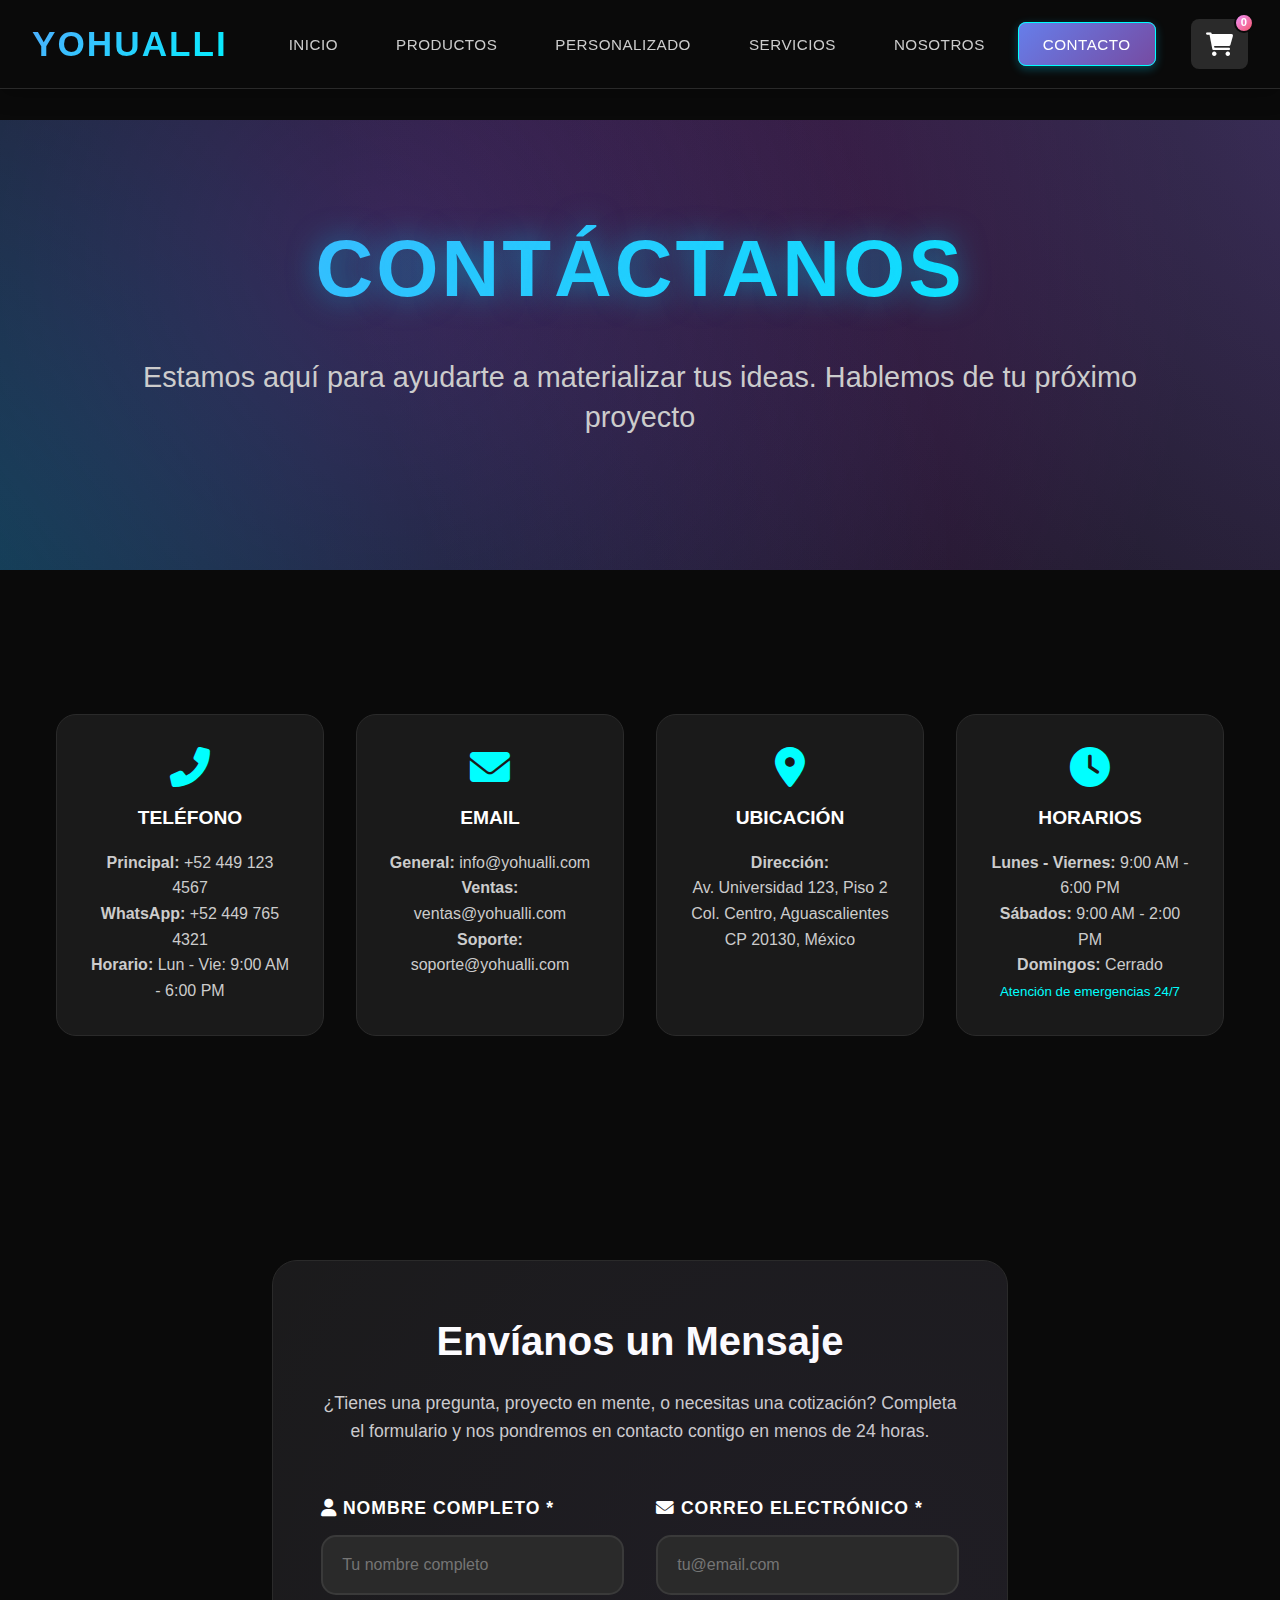
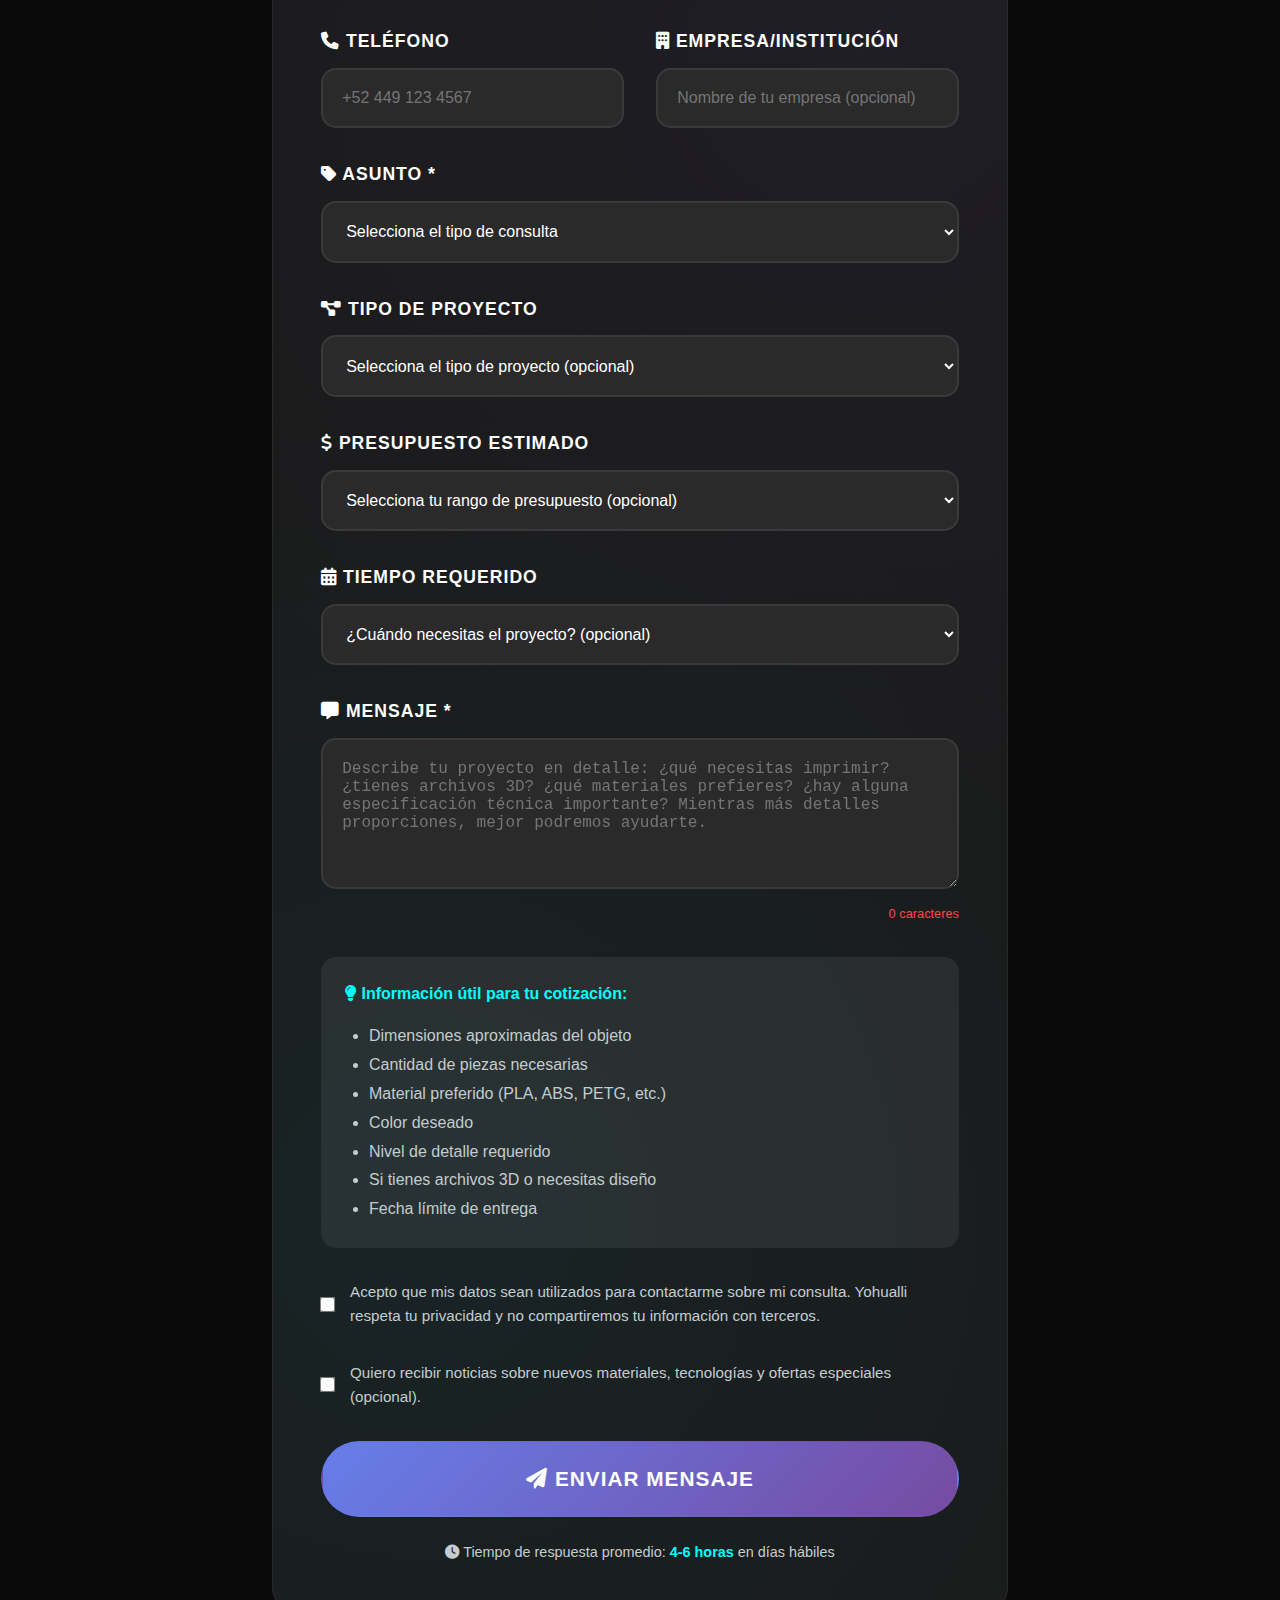
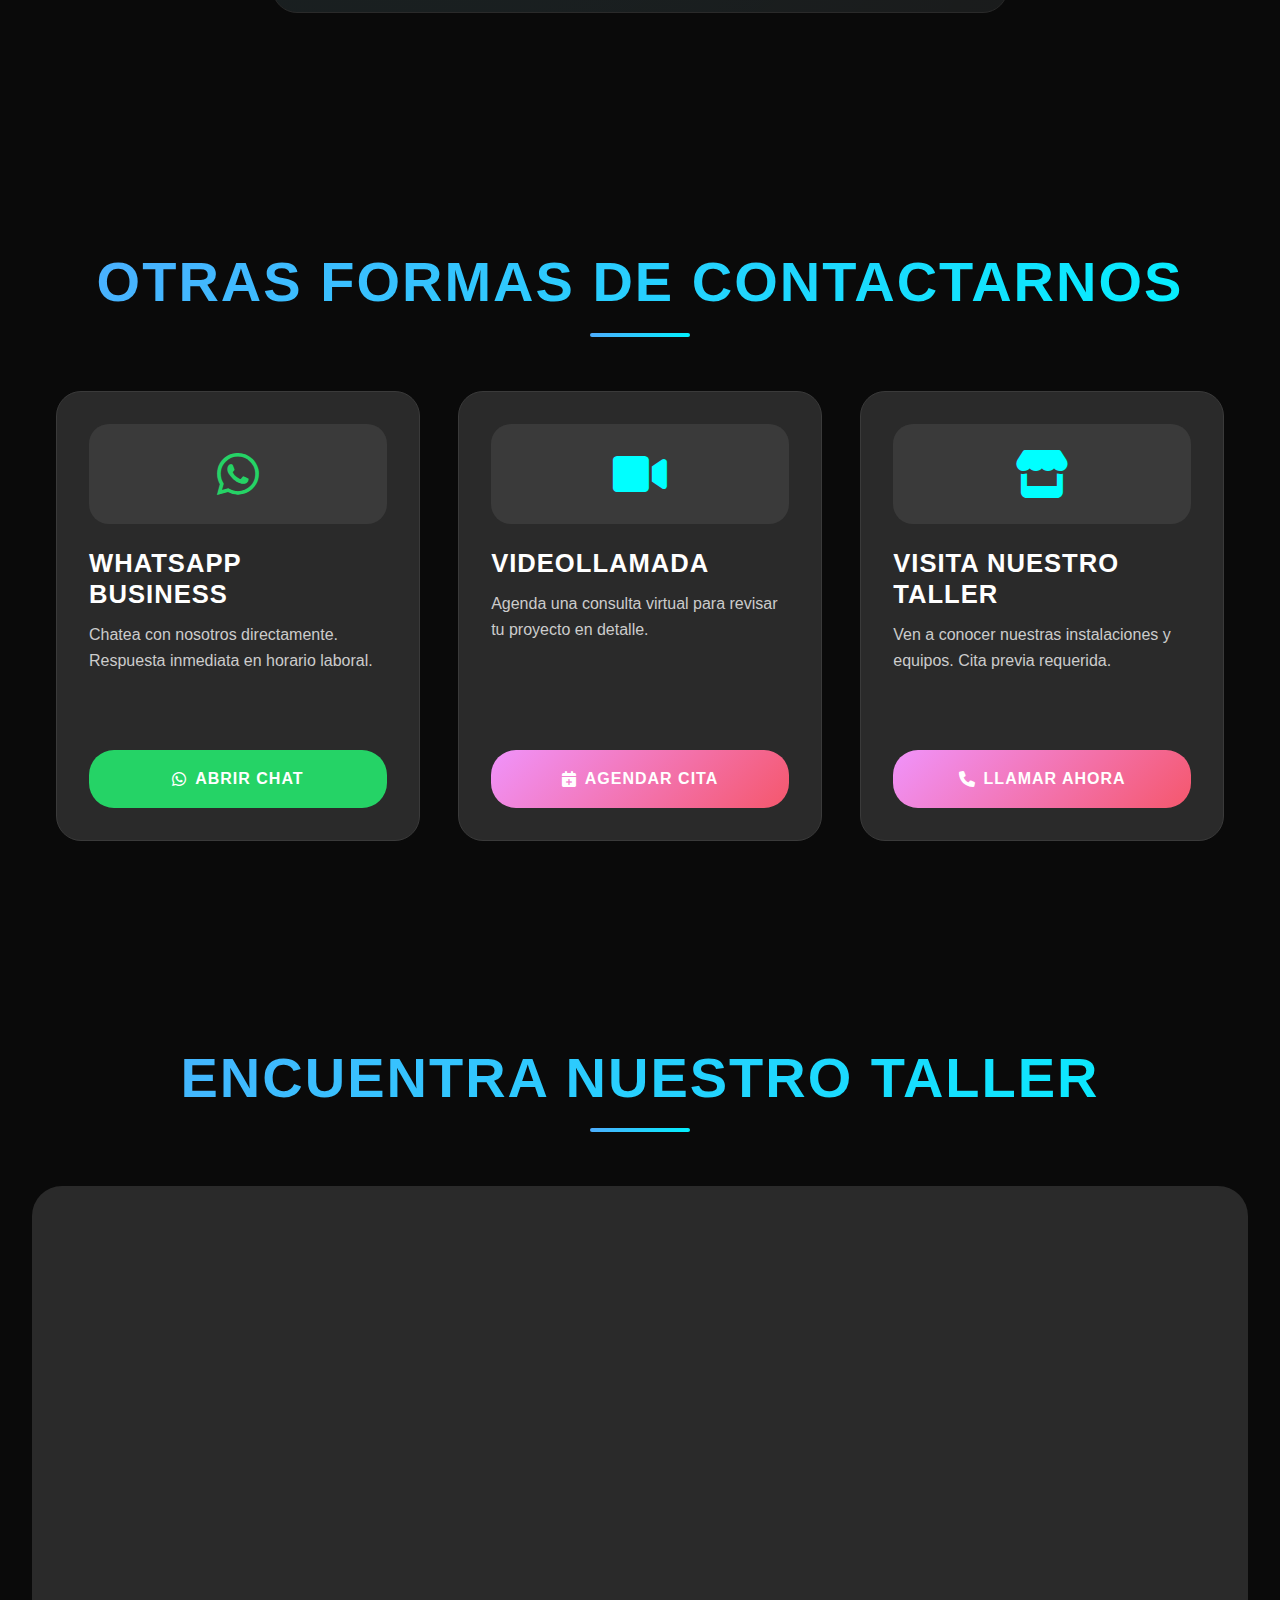
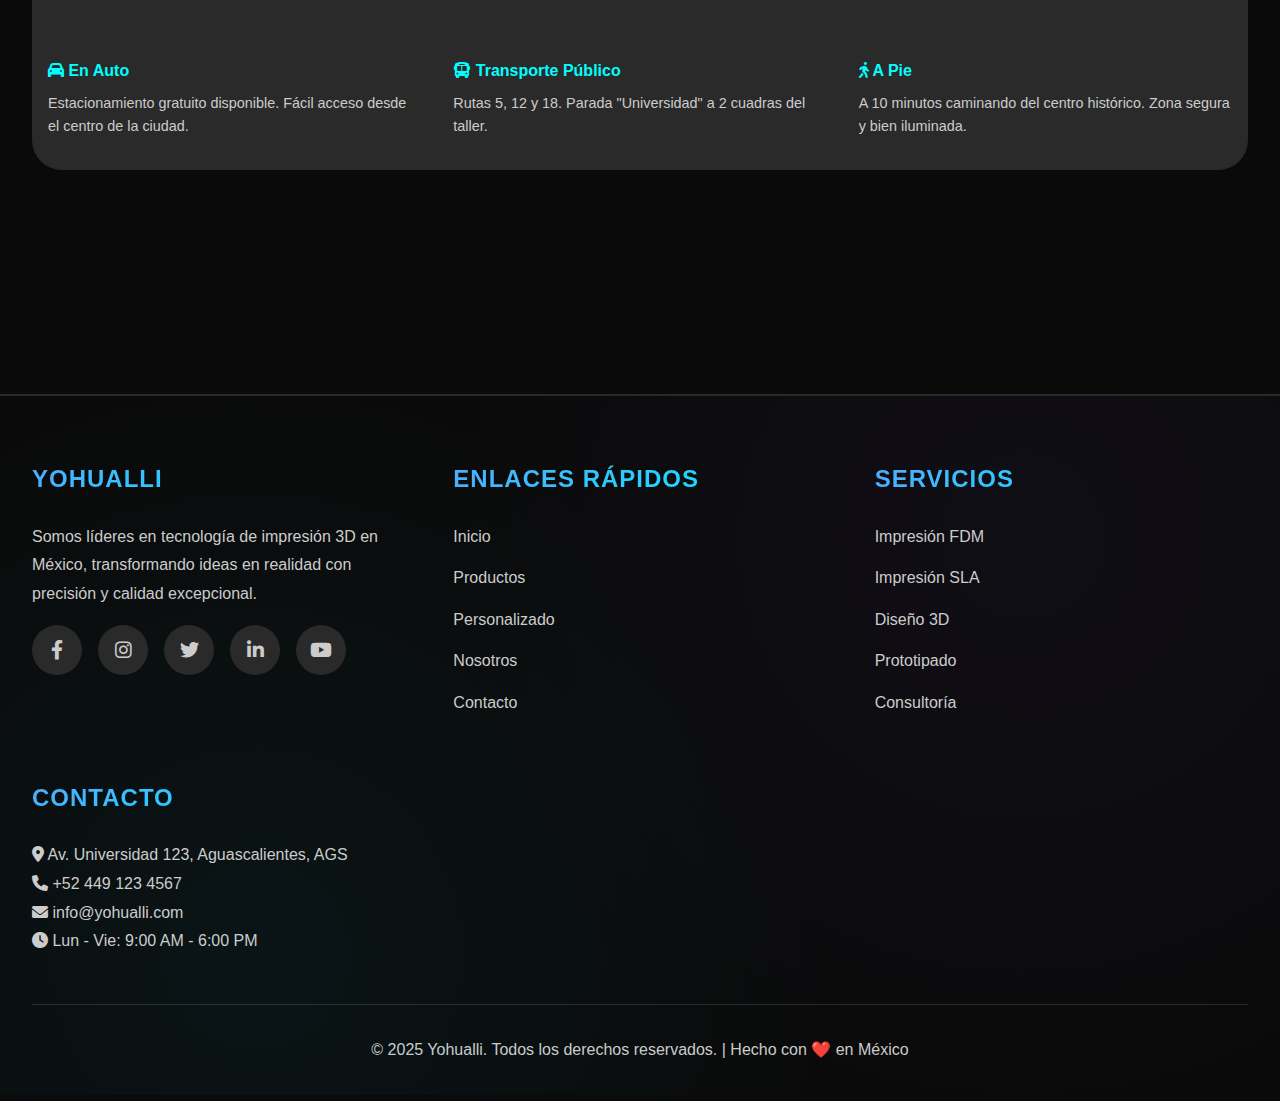
<file: contacto.html>
<!DOCTYPE html>
<html lang="es">
<head>
    <meta charset="UTF-8">
    <meta name="viewport" content="width=device-width, initial-scale=1.0">
    <title>Contacto - Yohualli Impresiones 3D</title>
    <meta name="description" content="Contáctanos para cotizaciones, consultas técnicas o cualquier pregunta sobre nuestros servicios de impresión 3D. Estamos aquí para ayudarte.">
    <link href="https://cdnjs.cloudflare.com/ajax/libs/font-awesome/6.0.0/css/all.min.css" rel="stylesheet">
    <link rel="stylesheet" href="styles.css">
</head>
<body>
    <!-- Navegación -->
    <nav class="navbar">
        <div class="nav-container">
            <div class="logo" onclick="window.location.href='index.html'">YOHUALLI</div>
            <ul class="nav-links">
                <li><a href="index.html">Inicio</a></li>
                <li><a href="productos.html">Productos</a></li>
                <li><a href="personalizado.html">Personalizado</a></li>
                <li><a href="servicios.html">Servicios</a></li>
                <li><a href="nosotros.html">Nosotros</a></li>
                <li><a href="contacto.html" class="active">Contacto</a></li>
             </ul>
            <div class="nav-actions">
                <div class="cart-icon" onclick="toggleCart()">
                    <i class="fas fa-shopping-cart"></i>
                    <span class="cart-count" id="cartCount">0</span>
                </div>
                <button class="mobile-menu-btn" onclick="toggleMobileMenu()">
                    <i class="fas fa-bars"></i>
                </button>
            </div>
        </div>
    </nav>

    <!-- Overlay del carrito -->
    <div class="cart-overlay" onclick="toggleCart()"></div>

    <!-- Carrito -->
    <div class="cart-modal" id="cartModal">
        <div class="cart-header">
            <h2>Carrito de Compras</h2>
            <button class="close-cart" onclick="toggleCart()">
                <i class="fas fa-times"></i>
            </button>
        </div>
        <div id="cartItems">
            <div style="text-align: center; color: var(--text-gray); padding: 2rem;">
                <i class="fas fa-shopping-cart" style="font-size: 3rem; margin-bottom: 1rem; opacity: 0.5;"></i>
                <p>Tu carrito está vacío</p>
            </div>
        </div>
        <div class="cart-total">
            <div class="total-amount">Total: $<span id="totalAmount">0</span></div>
            <button class="checkout-btn" onclick="checkout()">Proceder al Pago</button>
        </div>
    </div>

    <!-- Contenido Principal -->
    <main style="padding-top: 120px;">
        <!-- Hero de Contacto -->
        <section class="hero" style="min-height: 50vh;">
            <div class="hero-content">
                <h1 class="slide-in-left">Contáctanos</h1>
                <p class="slide-in-right">Estamos aquí para ayudarte a materializar tus ideas. Hablemos de tu próximo proyecto</p>
            </div>
        </section>

        <!-- Información de Contacto Rápida -->
        <section class="section">
            <div style="max-width: 1200px; margin: 0 auto;">
                <div class="contact-info">
                    <div class="contact-item fade-in">
                        <i class="fas fa-phone-alt"></i>
                        <h4>Teléfono</h4>
                        <p>
                            <strong>Principal:</strong> +52 449 123 4567<br>
                            <strong>WhatsApp:</strong> +52 449 765 4321<br>
                            <strong>Horario:</strong> Lun - Vie: 9:00 AM - 6:00 PM
                        </p>
                    </div>
                    
                    <div class="contact-item fade-in">
                        <i class="fas fa-envelope"></i>
                        <h4>Email</h4>
                        <p>
                            <strong>General:</strong> info@yohualli.com<br>
                            <strong>Ventas:</strong> ventas@yohualli.com<br>
                            <strong>Soporte:</strong> soporte@yohualli.com
                        </p>
                    </div>
                    
                    <div class="contact-item fade-in">
                        <i class="fas fa-map-marker-alt"></i>
                        <h4>Ubicación</h4>
                        <p>
                            <strong>Dirección:</strong><br>
                            Av. Universidad 123, Piso 2<br>
                            Col. Centro, Aguascalientes<br>
                            CP 20130, México
                        </p>
                    </div>
                    
                    <div class="contact-item fade-in">
                        <i class="fas fa-clock"></i>
                        <h4>Horarios</h4>
                        <p>
                            <strong>Lunes - Viernes:</strong> 9:00 AM - 6:00 PM<br>
                            <strong>Sábados:</strong> 9:00 AM - 2:00 PM<br>
                            <strong>Domingos:</strong> Cerrado<br>
                            <small style="color: var(--neon-blue);">Atención de emergencias 24/7</small>
                        </p>
                    </div>
                </div>
            </div>
        </section>

        <!-- Formulario de Contacto -->
        <section class="section">
            <div class="form-container">
                <div class="form-card">
                    <div style="text-align: center; margin-bottom: 3rem;">
                        <h2 style="color: var(--white); margin-bottom: 1rem; font-size: 2.5rem;">Envíanos un Mensaje</h2>
                        <p style="color: var(--text-gray); font-size: 1.1rem;">
                            ¿Tienes una pregunta, proyecto en mente, o necesitas una cotización? 
                            Completa el formulario y nos pondremos en contacto contigo en menos de 24 horas.
                        </p>
                    </div>
                    
                    <form id="contactForm" onsubmit="submitContact(event)">
                        <div style="display: grid; grid-template-columns: repeat(auto-fit, minmax(300px, 1fr)); gap: 2rem;">
                            <div class="form-group">
                                <label for="name">
                                    <i class="fas fa-user"></i> Nombre completo *
                                </label>
                                <input type="text" id="name" name="name" required placeholder="Tu nombre completo">
                            </div>
                            
                            <div class="form-group">
                                <label for="email">
                                    <i class="fas fa-envelope"></i> Correo electrónico *
                                </label>
                                <input type="email" id="email" name="email" required placeholder="tu@email.com">
                            </div>
                        </div>
                        
                        <div style="display: grid; grid-template-columns: repeat(auto-fit, minmax(300px, 1fr)); gap: 2rem;">
                            <div class="form-group">
                                <label for="phone">
                                    <i class="fas fa-phone"></i> Teléfono
                                </label>
                                <input type="tel" id="phone" name="phone" placeholder="+52 449 123 4567">
                            </div>
                            
                            <div class="form-group">
                                <label for="company">
                                    <i class="fas fa-building"></i> Empresa/Institución
                                </label>
                                <input type="text" id="company" name="company" placeholder="Nombre de tu empresa (opcional)">
                            </div>
                        </div>
                        
                        <div class="form-group">
                            <label for="subject">
                                <i class="fas fa-tag"></i> Asunto *
                            </label>
                            <select id="subject" name="subject" required>
                                <option value="">Selecciona el tipo de consulta</option>
                                <option value="cotizacion">💰 Solicitar cotización</option>
                                <option value="soporte">🔧 Soporte técnico</option>
                                <option value="informacion">ℹ️ Información general</option>
                                <option value="colaboracion">🤝 Colaboración empresarial</option>
                                <option value="prototipo">🛠️ Desarrollo de prototipo</option>
                                <option value="materiales">🧪 Consulta sobre materiales</option>
                                <option value="capacitacion">🎓 Capacitación y talleres</option>
                                <option value="otro">📋 Otro</option>
                            </select>
                        </div>
                        
                        <div class="form-group">
                            <label for="project_type">
                                <i class="fas fa-project-diagram"></i> Tipo de proyecto
                            </label>
                            <select id="project_type" name="project_type">
                                <option value="">Selecciona el tipo de proyecto (opcional)</option>
                                <option value="prototipo">Prototipo funcional</option>
                                <option value="figura">Figura o miniatura</option>
                                <option value="repuesto">Repuesto o pieza de recambio</option>
                                <option value="decorativo">Objeto decorativo</option>
                                <option value="arquitectonico">Modelo arquitectónico</option>
                                <option value="medico">Aplicación médica</option>
                                <option value="educativo">Proyecto educativo</option>
                                <option value="industrial">Aplicación industrial</option>
                            </select>
                        </div>
                        
                        <div class="form-group">
                            <label for="budget">
                                <i class="fas fa-dollar-sign"></i> Presupuesto estimado
                            </label>
                            <select id="budget" name="budget">
                                <option value="">Selecciona tu rango de presupuesto (opcional)</option>
                                <option value="100-500">$100 - $500 MXN</option>
                                <option value="500-1000">$500 - $1,000 MXN</option>
                                <option value="1000-2500">$1,000 - $2,500 MXN</option>
                                <option value="2500-5000">$2,500 - $5,000 MXN</option>
                                <option value="5000-10000">$5,000 - $10,000 MXN</option>
                                <option value="10000+">Más de $10,000 MXN</option>
                            </select>
                        </div>
                        
                        <div class="form-group">
                            <label for="timeline">
                                <i class="fas fa-calendar-alt"></i> Tiempo requerido
                            </label>
                            <select id="timeline" name="timeline">
                                <option value="">¿Cuándo necesitas el proyecto? (opcional)</option>
                                <option value="urgente">🚨 Urgente (1-3 días)</option>
                                <option value="rapido">⚡ Rápido (1 semana)</option>
                                <option value="normal">📅 Normal (2-3 semanas)</option>
                                <option value="flexible">🕰️ Flexible (1 mes o más)</option>
                            </select>
                        </div>
                        
                        <div class="form-group">
                            <label for="message">
                                <i class="fas fa-comment-alt"></i> Mensaje *
                            </label>
                            <textarea 
                                id="message" 
                                name="message" 
                                rows="6" 
                                required 
                                placeholder="Describe tu proyecto en detalle: ¿qué necesitas imprimir? ¿tienes archivos 3D? ¿qué materiales prefieres? ¿hay alguna especificación técnica importante? Mientras más detalles proporciones, mejor podremos ayudarte."></textarea>
                            <div id="messageCounter" style="text-align: right; color: var(--text-gray); font-size: 0.8rem; margin-top: 0.5rem;">0 caracteres</div>
                        </div>
                        
                        <div style="background: var(--accent-gray); padding: 1.5rem; border-radius: 15px; margin-bottom: 2rem;">
                            <h4 style="color: var(--neon-blue); margin-bottom: 1rem;">
                                <i class="fas fa-lightbulb"></i> Información útil para tu cotización:
                            </h4>
                            <ul style="color: var(--text-gray); line-height: 1.8; padding-left: 1.5rem;">
                                <li>Dimensiones aproximadas del objeto</li>
                                <li>Cantidad de piezas necesarias</li>
                                <li>Material preferido (PLA, ABS, PETG, etc.)</li>
                                <li>Color deseado</li>
                                <li>Nivel de detalle requerido</li>
                                <li>Si tienes archivos 3D o necesitas diseño</li>
                                <li>Fecha límite de entrega</li>
                            </ul>
                        </div>
                        
                        <div style="display: flex; align-items: center; margin-bottom: 2rem; color: var(--text-gray);">
                            <input type="checkbox" id="privacy" name="privacy" required style="margin-right: 1rem; transform: scale(1.2);">
                            <label for="privacy" style="font-size: 0.95rem; line-height: 1.6;">
                                Acepto que mis datos sean utilizados para contactarme sobre mi consulta. 
                                Yohualli respeta tu privacidad y no compartiremos tu información con terceros.
                            </label>
                        </div>
                        
                        <div style="display: flex; align-items: center; margin-bottom: 2rem; color: var(--text-gray);">
                            <input type="checkbox" id="newsletter" name="newsletter" style="margin-right: 1rem; transform: scale(1.2);">
                            <label for="newsletter" style="font-size: 0.95rem; line-height: 1.6;">
                                Quiero recibir noticias sobre nuevos materiales, tecnologías y ofertas especiales (opcional).
                            </label>
                        </div>
                        
                        <button type="submit" class="cta-button" style="width: 100%; font-size: 1.3rem; padding: 1.5rem;">
                            <i class="fas fa-paper-plane"></i> Enviar Mensaje
                        </button>
                        
                        <p style="text-align: center; color: var(--text-gray); margin-top: 1.5rem; font-size: 0.9rem;">
                            <i class="fas fa-clock"></i> Tiempo de respuesta promedio: <strong style="color: var(--neon-blue);">4-6 horas</strong> en días hábiles
                        </p>
                    </form>
                </div>
            </div>
        </section>

        <!-- Métodos de Contacto Alternativos -->
        <section class="section">
            <div style="max-width: 1200px; margin: 0 auto;">
                <h2 class="section-title">Otras Formas de Contactarnos</h2>
                <div class="products-grid">
                    <div class="product-card slide-in-left">
                        <div class="product-image" style="height: 100px;">
                            <i class="fab fa-whatsapp" style="color: #25D366;"></i>
                        </div>
                        <h3 class="product-name">WhatsApp Business</h3>
                        <p style="color: var(--text-gray); margin-bottom: 1.5rem;">
                            Chatea con nosotros directamente. Respuesta inmediata en horario laboral.
                        </p>
                        <a href="https://wa.me/524497654321" target="_blank" class="add-to-cart" style="background: #25D366;">
                            <i class="fab fa-whatsapp"></i> Abrir Chat
                        </a>
                    </div>
                    
                    <div class="product-card fade-in">
                        <div class="product-image" style="height: 100px;">
                            <i class="fas fa-video" style="color: var(--neon-blue);"></i>
                        </div>
                        <h3 class="product-name">Videollamada</h3>
                        <p style="color: var(--text-gray); margin-bottom: 1.5rem;">
                            Agenda una consulta virtual para revisar tu proyecto en detalle.
                        </p>
                        <a href="mailto:info@yohualli.com?subject=Solicitar videollamada" class="add-to-cart">
                            <i class="fas fa-calendar-plus"></i> Agendar Cita
                        </a>
                    </div>
                    
                    <div class="product-card slide-in-right">
                        <div class="product-image" style="height: 100px;">
                            <i class="fas fa-store" style="color: var(--neon-blue);"></i>
                        </div>
                        <h3 class="product-name">Visita Nuestro Taller</h3>
                        <p style="color: var(--text-gray); margin-bottom: 1.5rem;">
                            Ven a conocer nuestras instalaciones y equipos. Cita previa requerida.
                        </p>
                        <a href="tel:+524491234567" class="add-to-cart">
                            <i class="fas fa-phone"></i> Llamar Ahora
                        </a>
                    </div>
                </div>
            </div>
        </section>
<section class="section">
    <h2 class="section-title">Encuentra Nuestro Taller</h2>
    <div style="background: var(--accent-gray); border-radius: 30px; padding: 2.5rem 1rem 2rem 1rem; max-width: 1400px; margin: 0 auto 2rem auto;">
        <!-- Mapa (tu iframe personalizado, pero adaptado a ocupar el 100% del contenedor) -->
        <div style="width: 100%; border-radius: 20px; overflow: hidden; margin-bottom: 2rem;">
            <iframe
                src="https://www.google.com/maps/embed?pb=!1m18!1m12!1m3!1d3704.6634781325724!2d-102.28983982401607!3d21.793281561080494!2m3!1f0!2f0!3f0!3m2!1i1024!2i768!4f13.1!3m3!1m2!1s0x8429ed3b6cb6f827%3A0xcc0796eb9a89637b!2sUAA%20CAMPUS%20SUR!5e0!3m2!1ses-419!2smx!4v1748301598958!5m2!1ses-419!2smx"
                width="100%"
                height="400"
                style="border:0; display:block;"
                allowfullscreen=""
                loading="lazy"
                referrerpolicy="no-referrer-when-downgrade"></iframe>
        </div>
        <!-- Grid de transporte -->
        <div style="display: grid; grid-template-columns: repeat(auto-fit, minmax(220px, 1fr)); gap: 2rem; text-align: left;">
            <div>
                <h4 style="color: var(--neon-blue); margin-bottom: 0.5rem;">
                    <i class="fas fa-car"></i> En Auto
                </h4>
                <p style="color: var(--text-gray); font-size: 0.9rem;">
                    Estacionamiento gratuito disponible. 
                    Fácil acceso desde el centro de la ciudad.
                </p>
            </div>
            <div>
                <h4 style="color: var(--neon-blue); margin-bottom: 0.5rem;">
                    <i class="fas fa-bus"></i> Transporte Público
                </h4>
                <p style="color: var(--text-gray); font-size: 0.9rem;">
                    Rutas 5, 12 y 18. Parada "Universidad" 
                    a 2 cuadras del taller.
                </p>
            </div>
            <div>
                <h4 style="color: var(--neon-blue); margin-bottom: 0.5rem;">
                    <i class="fas fa-walking"></i> A Pie
                </h4>
                <p style="color: var(--text-gray); font-size: 0.9rem;">
                    A 10 minutos caminando del centro histórico.
                    Zona segura y bien iluminada.
                </p>
            </div>
        </div>
    </div>
</section>


    </main>
    <!-- Footer -->
    <footer class="footer">
        <div class="footer-content">
            <div class="footer-section">
                <h3>Yohualli</h3>
                <p>Somos líderes en tecnología de impresión 3D en México, transformando ideas en realidad con precisión y calidad excepcional.</p>
                <div class="social-icons">
                    <a href="#" class="social-icon"><i class="fab fa-facebook-f"></i></a>
                    <a href="#" class="social-icon"><i class="fab fa-instagram"></i></a>
                    <a href="#" class="social-icon"><i class="fab fa-twitter"></i></a>
                    <a href="#" class="social-icon"><i class="fab fa-linkedin-in"></i></a>
                    <a href="#" class="social-icon"><i class="fab fa-youtube"></i></a>
                </div>
            </div>
            
            <div class="footer-section">
                <h3>Enlaces Rápidos</h3>
                <ul class="footer-links">
                    <li><a href="index.html">Inicio</a></li>
                    <li><a href="productos.html">Productos</a></li>
                    <li><a href="personalizado.html">Personalizado</a></li>
                    <li><a href="nosotros.html">Nosotros</a></li>
                    <li><a href="contacto.html">Contacto</a></li>
                </ul>
            </div>
            
            <div class="footer-section">
                <h3>Servicios</h3>
                <ul class="footer-links">
                    <li><a href="#">Impresión FDM</a></li>
                    <li><a href="#">Impresión SLA</a></li>
                    <li><a href="#">Diseño 3D</a></li>
                    <li><a href="#">Prototipado</a></li>
                    <li><a href="#">Consultoría</a></li>
                </ul>
            </div>
            
            <div class="footer-section">
                <h3>Contacto</h3>
                <p><i class="fas fa-map-marker-alt"></i> Av. Universidad 123, Aguascalientes, AGS</p>
                <p><i class="fas fa-phone"></i> +52 449 123 4567</p>
                <p><i class="fas fa-envelope"></i> info@yohualli.com</p>
                <p><i class="fas fa-clock"></i> Lun - Vie: 9:00 AM - 6:00 PM</p>
            </div>
        </div>
        
        <div class="footer-bottom">
            <p>&copy; 2025 Yohualli. Todos los derechos reservados. | Hecho con ❤️ en México</p>
        </div>
    </footer>

    <script src="script.js"></script>
    <script>
        // Contador de caracteres para el mensaje
        document.addEventListener('DOMContentLoaded', function() {
            const messageField = document.getElementById('message');
            const counter = document.getElementById('messageCounter');
            
            function updateCounter() {
                const length = messageField.value.length;
                counter.textContent = `${length} caracteres`;
                
                if (length < 10) {
                    counter.style.color = '#ff4444';
                } else if (length > 500) {
                    counter.style.color = '#ffaa00';
                } else {
                    counter.style.color = 'var(--neon-blue)';
                }
            }
            
            messageField.addEventListener('input', updateCounter);
            updateCounter();
        });
    </script>
</body>
</html>
</file>
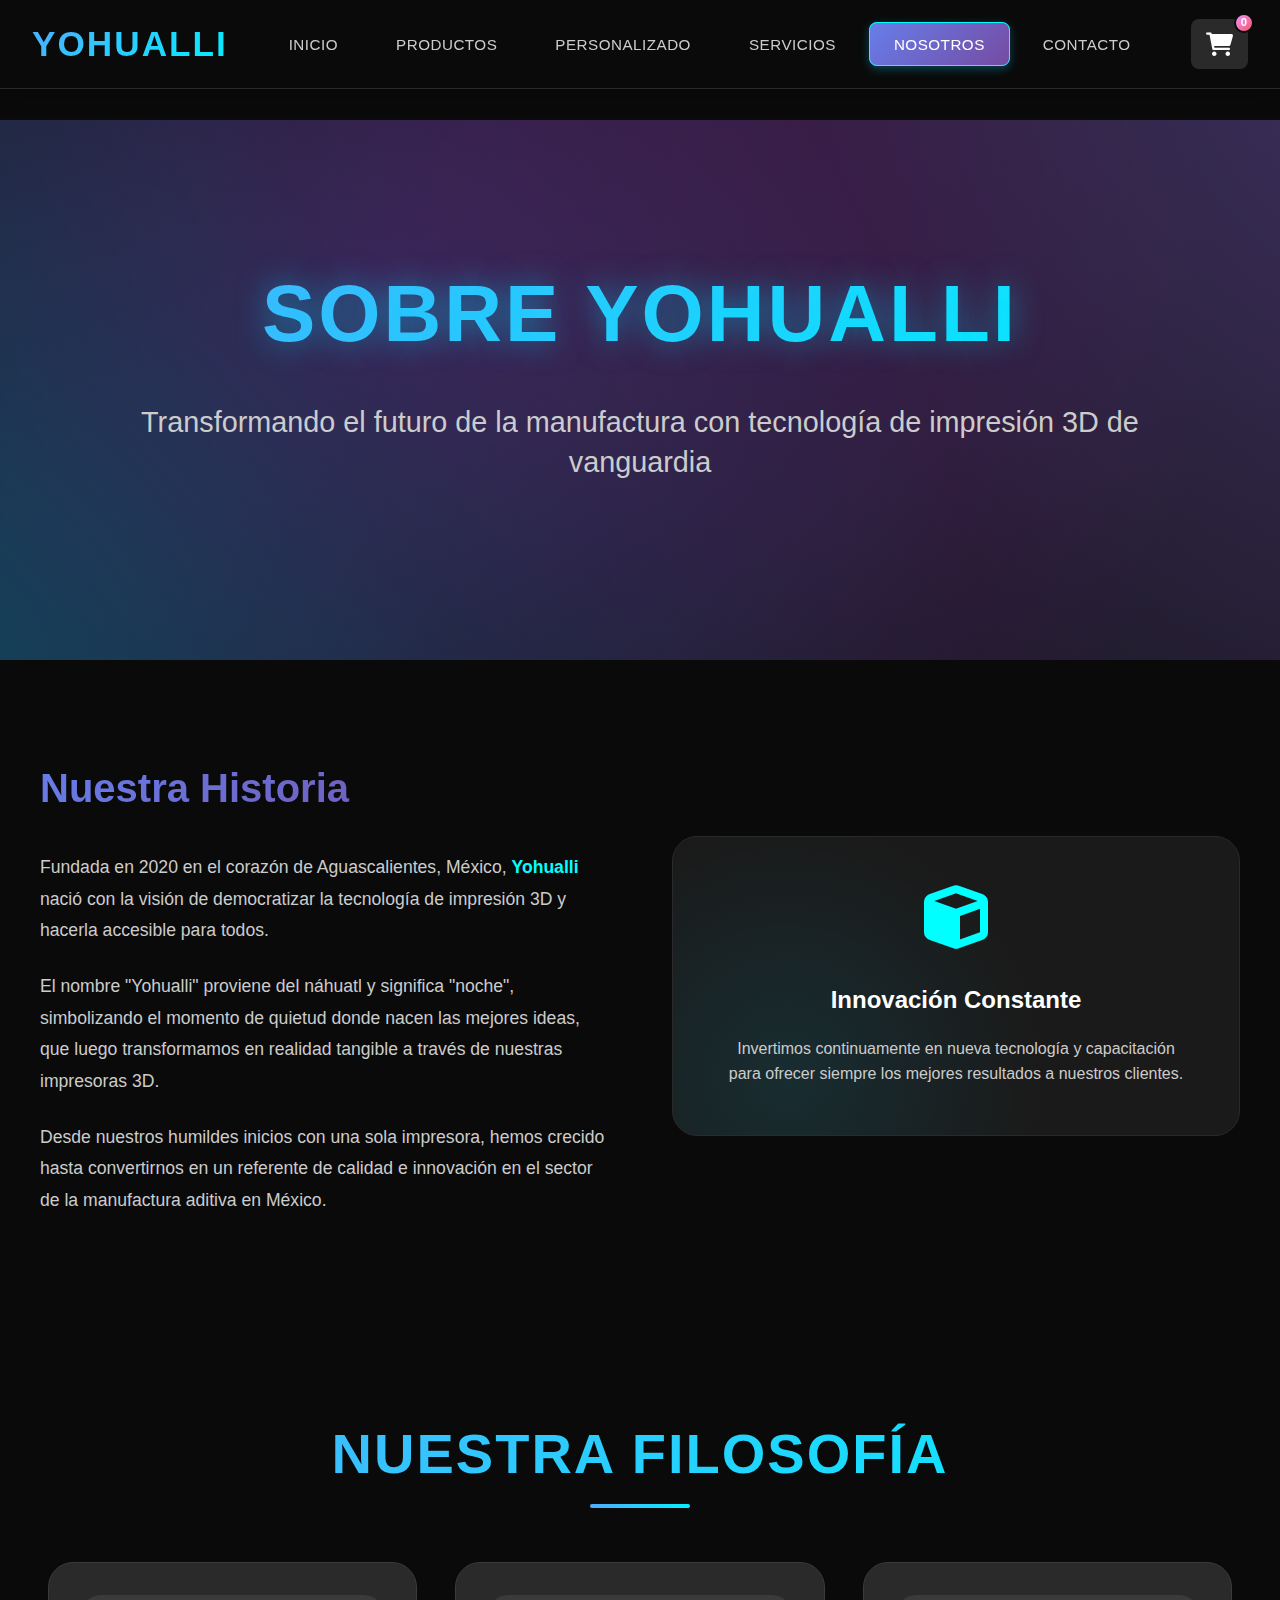
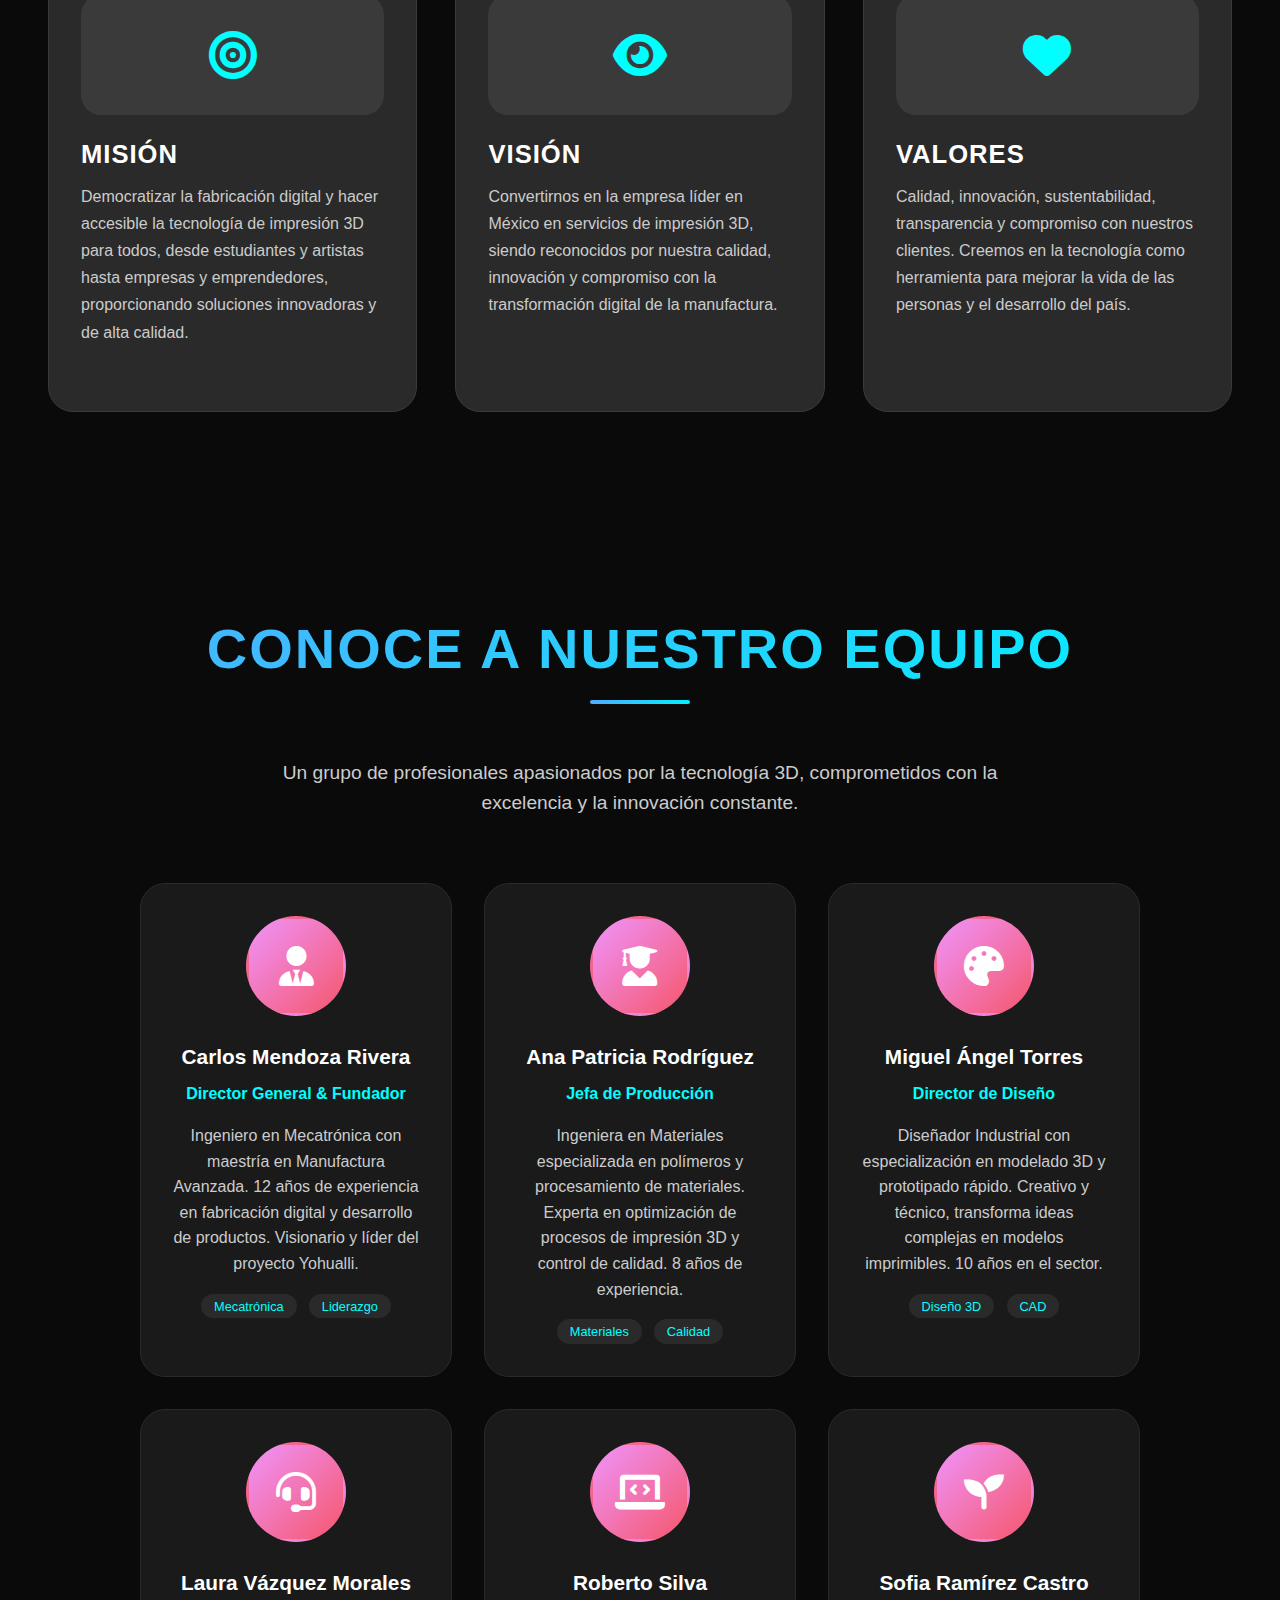
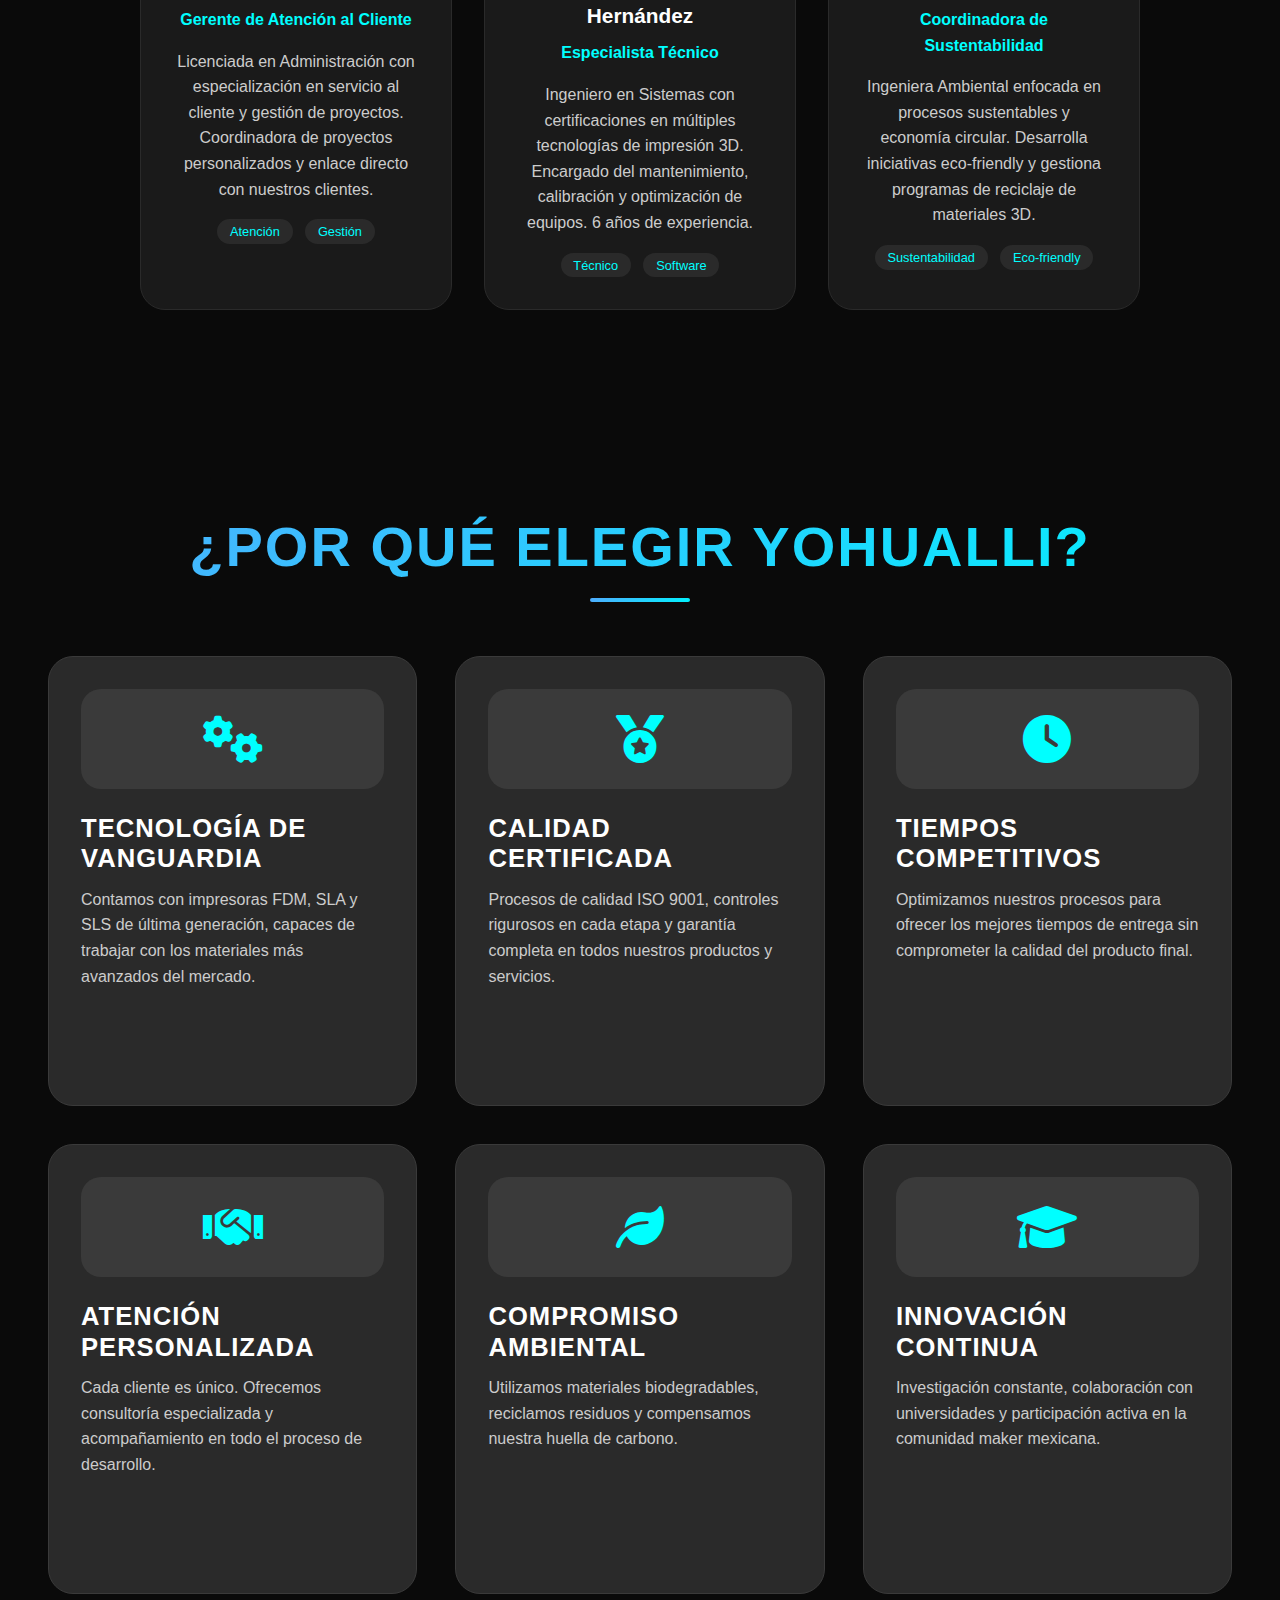
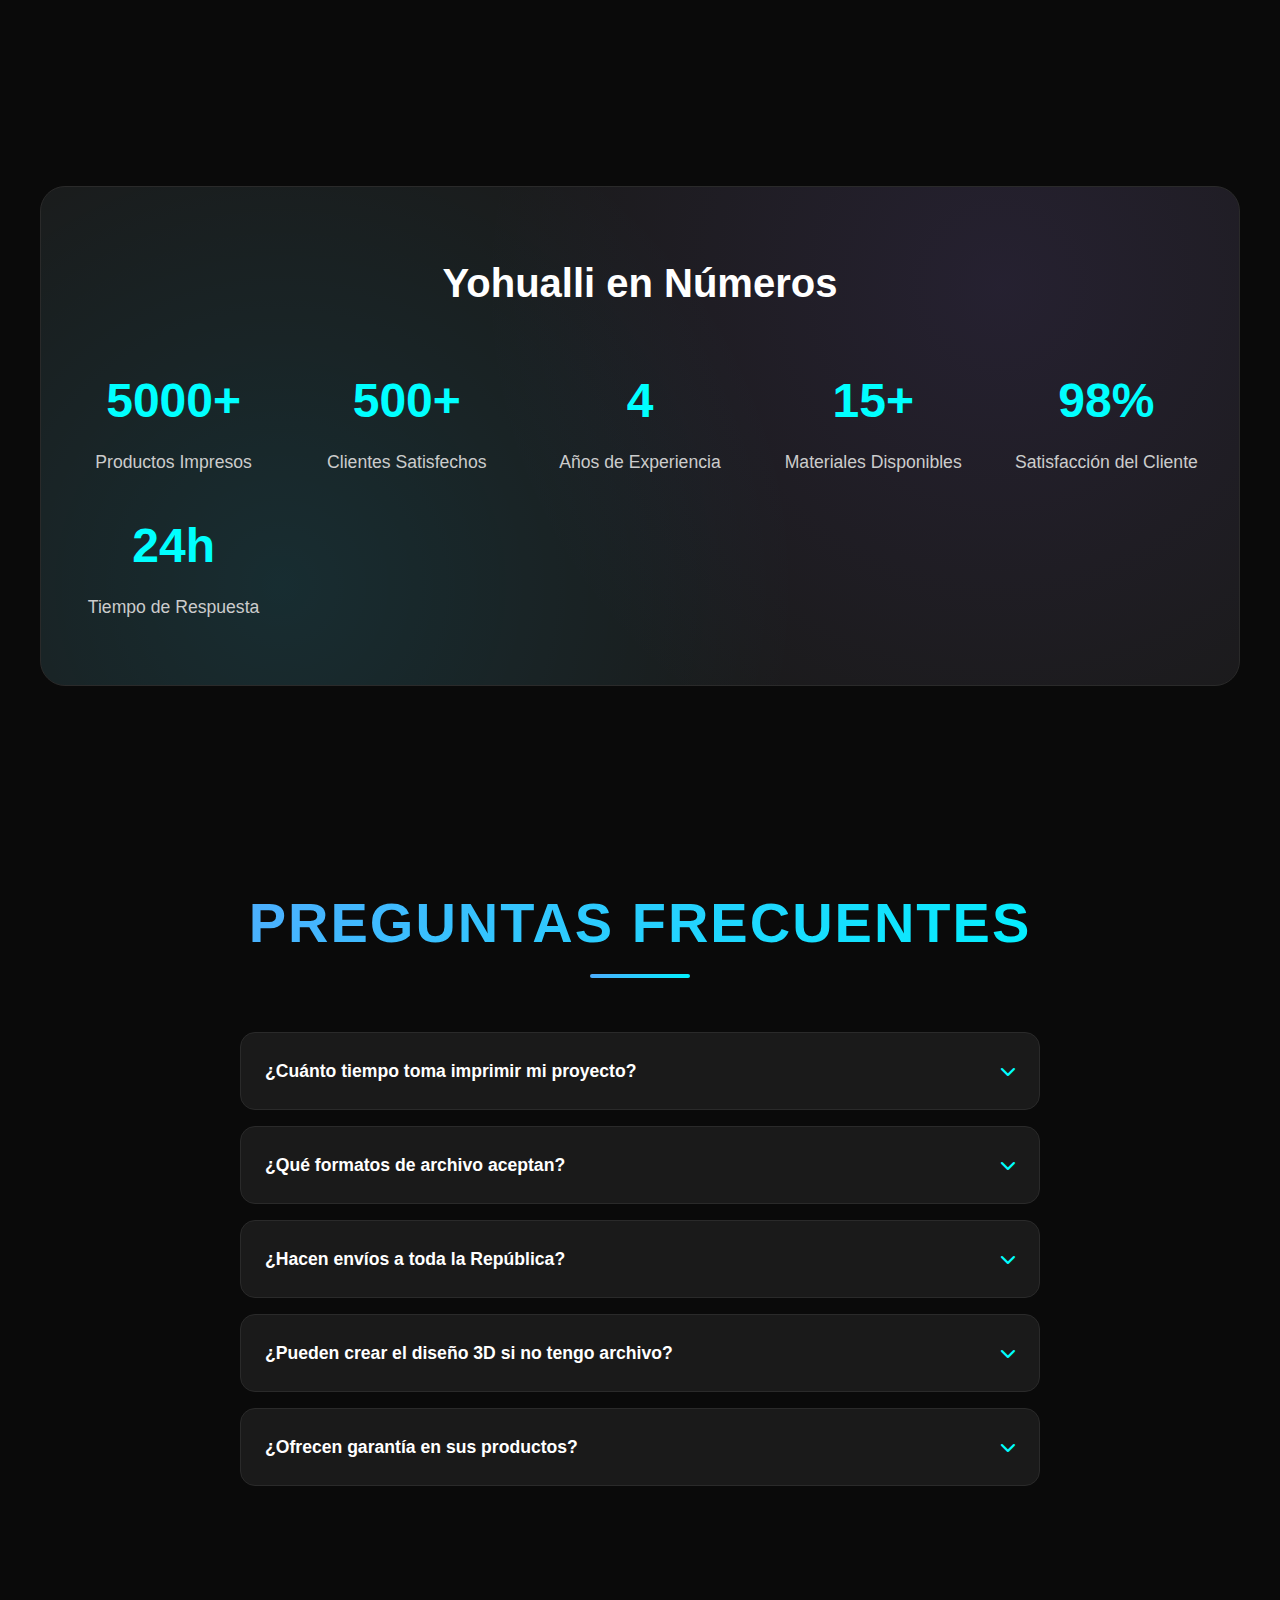
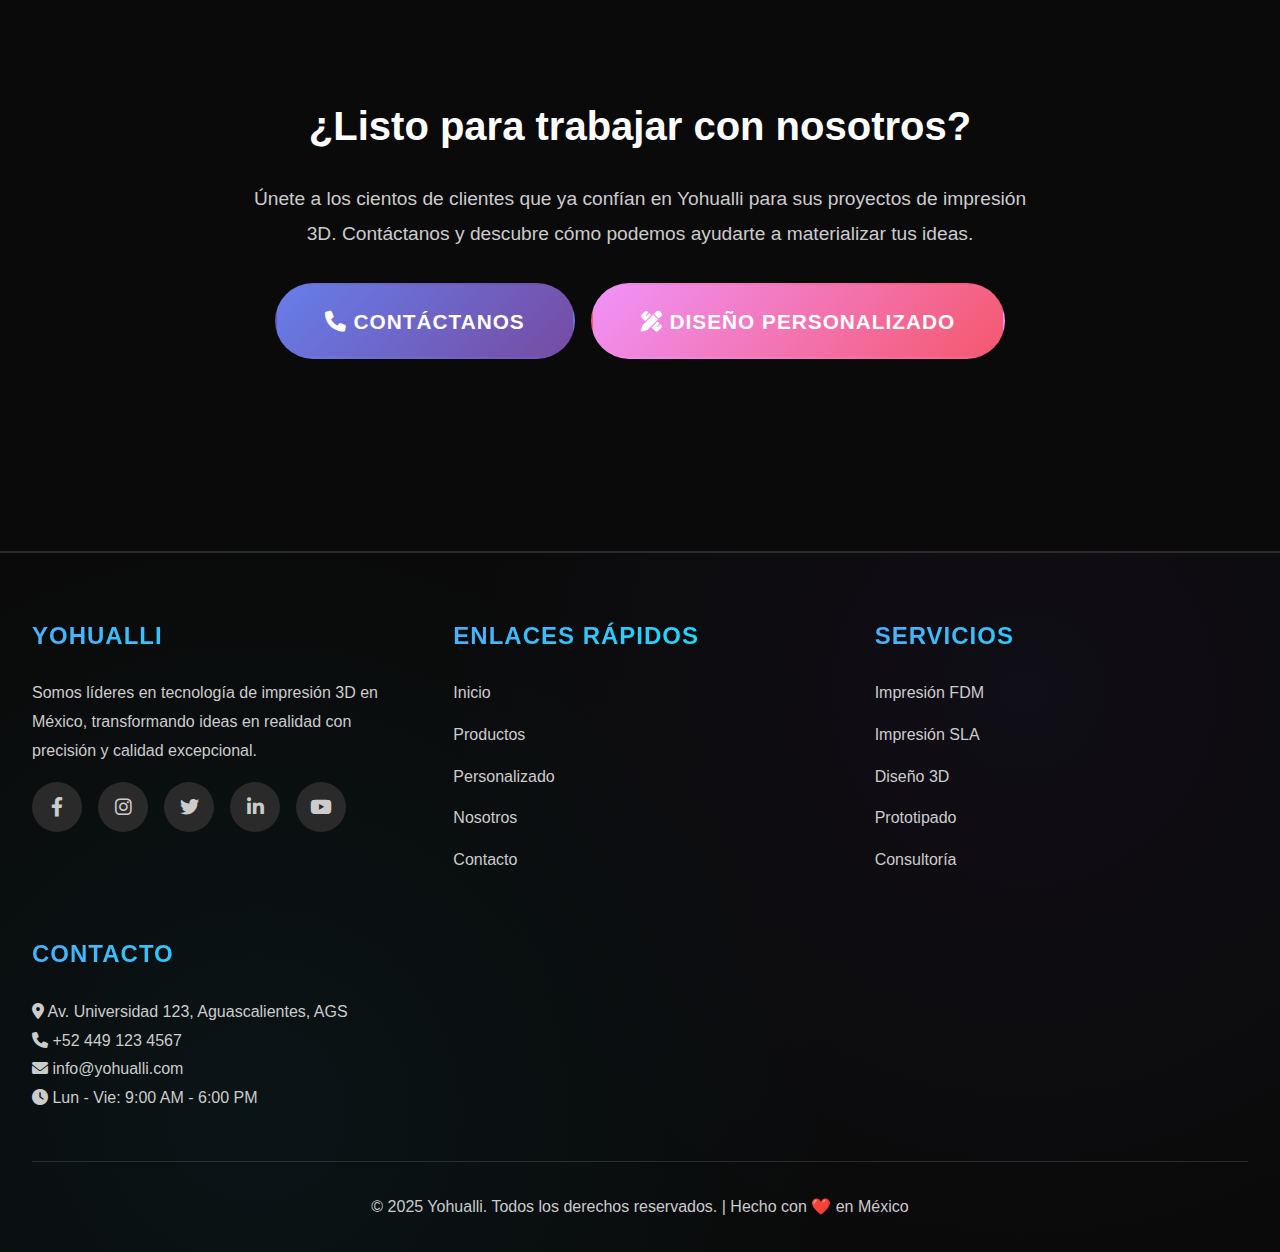
<file: nosotros.html>
<!DOCTYPE html>
<html lang="es">
<head>
    <meta charset="UTF-8">
    <meta name="viewport" content="width=device-width, initial-scale=1.0">
    <title>Nosotros - Yohualli Impresiones 3D</title>
    <meta name="description" content="Conoce a Yohualli, empresa líder en impresión 3D en México. Nuestro equipo, misión, visión y compromiso con la innovación.">
    <link href="https://cdnjs.cloudflare.com/ajax/libs/font-awesome/6.0.0/css/all.min.css" rel="stylesheet">
    <link rel="stylesheet" href="styles.css">
</head>
<body>
    <!-- Navegación -->
    <nav class="navbar">
        <div class="nav-container">
            <div class="logo" onclick="window.location.href='index.html'">YOHUALLI</div>
            <ul class="nav-links">
                <li><a href="index.html">Inicio</a></li>
<li><a href="productos.html">Productos</a></li>
<li><a href="personalizado.html">Personalizado</a></li>
<li><a href="servicios.html">Servicios</a></li>
                <li><a href="nosotros.html" class="active">Nosotros</a></li>
                <li><a href="contacto.html">Contacto</a></li>
            </ul>
            <div class="nav-actions">
                <div class="cart-icon" onclick="toggleCart()">
                    <i class="fas fa-shopping-cart"></i>
                    <span class="cart-count" id="cartCount">0</span>
                </div>
                <button class="mobile-menu-btn" onclick="toggleMobileMenu()">
                    <i class="fas fa-bars"></i>
                </button>
            </div>
        </div>
    </nav>

    <!-- Overlay del carrito -->
    <div class="cart-overlay" onclick="toggleCart()"></div>

    <!-- Carrito -->
    <div class="cart-modal" id="cartModal">
        <div class="cart-header">
            <h2>Carrito de Compras</h2>
            <button class="close-cart" onclick="toggleCart()">
                <i class="fas fa-times"></i>
            </button>
        </div>
        <div id="cartItems">
            <div style="text-align: center; color: var(--text-gray); padding: 2rem;">
                <i class="fas fa-shopping-cart" style="font-size: 3rem; margin-bottom: 1rem; opacity: 0.5;"></i>
                <p>Tu carrito está vacío</p>
            </div>
        </div>
        <div class="cart-total">
            <div class="total-amount">Total: $<span id="totalAmount">0</span></div>
            <button class="checkout-btn" onclick="checkout()">Proceder al Pago</button>
        </div>
    </div>

    <!-- Contenido Principal -->
    <main style="padding-top: 120px;">
        <!-- Hero de Nosotros -->
        <section class="hero" style="min-height: 60vh;">
            <div class="hero-content">
                <h1 class="slide-in-left">Sobre Yohualli</h1>
                <p class="slide-in-right">Transformando el futuro de la manufactura con tecnología de impresión 3D de vanguardia</p>
            </div>
        </section>

        <!-- Historia y Misión -->
        <section class="section">
            <div style="max-width: 1200px; margin: 0 auto;">
                <div style="display: grid; grid-template-columns: repeat(auto-fit, minmax(400px, 1fr)); gap: 4rem; align-items: center;">
                    <div class="slide-in-left">
                        <h2 style="color: var(--white); font-size: 2.5rem; margin-bottom: 2rem; background: var(--gradient-1); -webkit-background-clip: text; -webkit-text-fill-color: transparent; background-clip: text;">
                            Nuestra Historia
                        </h2>
                        <p style="color: var(--text-gray); line-height: 1.8; margin-bottom: 1.5rem; font-size: 1.1rem;">
                            Fundada en 2020 en el corazón de Aguascalientes, México, <strong style="color: var(--neon-blue);">Yohualli</strong> nació con la visión de democratizar la tecnología de impresión 3D y hacerla accesible para todos.
                        </p>
                        <p style="color: var(--text-gray); line-height: 1.8; margin-bottom: 1.5rem; font-size: 1.1rem;">
                            El nombre "Yohualli" proviene del náhuatl y significa "noche", simbolizando el momento de quietud donde nacen las mejores ideas, que luego transformamos en realidad tangible a través de nuestras impresoras 3D.
                        </p>
                        <p style="color: var(--text-gray); line-height: 1.8; font-size: 1.1rem;">
                            Desde nuestros humildes inicios con una sola impresora, hemos crecido hasta convertirnos en un referente de calidad e innovación en el sector de la manufactura aditiva en México.
                        </p>
                    </div>
                    <div class="slide-in-right">
                        <div style="background: var(--secondary-black); padding: 3rem; border-radius: 25px; border: 1px solid var(--accent-gray); position: relative; overflow: hidden;">
                            <div style="position: absolute; top: 0; left: 0; width: 100%; height: 100%; background: radial-gradient(circle at 20% 80%, rgba(0, 212, 255, 0.1) 0%, transparent 50%); pointer-events: none;"></div>
                            <div style="text-align: center; position: relative; z-index: 1;">
                                <i class="fas fa-cube" style="font-size: 4rem; color: var(--neon-blue); margin-bottom: 2rem;"></i>
                                <h3 style="color: var(--white); font-size: 1.5rem; margin-bottom: 1rem;">Innovación Constante</h3>
                                <p style="color: var(--text-gray); line-height: 1.6;">
                                    Invertimos continuamente en nueva tecnología y capacitación para ofrecer siempre los mejores resultados a nuestros clientes.
                                </p>
                            </div>
                        </div>
                    </div>
                </div>
            </div>
        </section>

        <!-- Misión, Visión y Valores -->
        <section class="section">
            <div style="max-width: 1400px; margin: 0 auto;">
                <h2 class="section-title">Nuestra Filosofía</h2>
                <div class="products-grid">
                    <div class="product-card fade-in">
                        <div class="product-image" style="height: 120px;">
                            <i class="fas fa-bullseye" style="color: var(--neon-blue);"></i>
                        </div>
                        <h3 class="product-name">Misión</h3>
                        <p style="color: var(--text-gray); line-height: 1.7;">
                            Democratizar la fabricación digital y hacer accesible la tecnología de impresión 3D para todos, desde estudiantes y artistas hasta empresas y emprendedores, proporcionando soluciones innovadoras y de alta calidad.
                        </p>
                    </div>
                    
                    <div class="product-card fade-in">
                        <div class="product-image" style="height: 120px;">
                            <i class="fas fa-eye" style="color: var(--neon-blue);"></i>
                        </div>
                        <h3 class="product-name">Visión</h3>
                        <p style="color: var(--text-gray); line-height: 1.7;">
                            Convertirnos en la empresa líder en México en servicios de impresión 3D, siendo reconocidos por nuestra calidad, innovación y compromiso con la transformación digital de la manufactura.
                        </p>
                    </div>
                    
                    <div class="product-card fade-in">
                        <div class="product-image" style="height: 120px;">
                            <i class="fas fa-heart" style="color: var(--neon-blue);"></i>
                        </div>
                        <h3 class="product-name">Valores</h3>
                        <p style="color: var(--text-gray); line-height: 1.7;">
                            Calidad, innovación, sustentabilidad, transparencia y compromiso con nuestros clientes. Creemos en la tecnología como herramienta para mejorar la vida de las personas y el desarrollo del país.
                        </p>
                    </div>
                </div>
            </div>
        </section>

        <!-- Nuestro Equipo -->
        <section class="section">
            <div style="max-width: 1400px; margin: 0 auto;">
                <h2 class="section-title">Conoce a Nuestro Equipo</h2>
                <p style="text-align: center; color: var(--text-gray); margin-bottom: 4rem; font-size: 1.2rem; max-width: 800px; margin-left: auto; margin-right: auto;">
                    Un grupo de profesionales apasionados por la tecnología 3D, comprometidos con la excelencia y la innovación constante.
                </p>
                
                <div class="team-grid">
                    <div class="team-member fade-in">
                        <div class="member-avatar">
                            <i class="fas fa-user-tie"></i>
                        </div>
                        <h3>Carlos Mendoza Rivera</h3>
                        <p style="color: var(--neon-blue); font-weight: bold; margin-bottom: 1rem;">Director General & Fundador</p>
                        <p style="color: var(--text-gray); line-height: 1.6;">
                            Ingeniero en Mecatrónica con maestría en Manufactura Avanzada. 12 años de experiencia en fabricación digital y desarrollo de productos. Visionario y líder del proyecto Yohualli.
                        </p>
                        <div style="margin-top: 1rem;">
                            <span style="background: var(--accent-gray); color: var(--neon-blue); padding: 0.3rem 0.8rem; border-radius: 15px; font-size: 0.8rem; margin-right: 0.5rem;">Mecatrónica</span>
                            <span style="background: var(--accent-gray); color: var(--neon-blue); padding: 0.3rem 0.8rem; border-radius: 15px; font-size: 0.8rem;">Liderazgo</span>
                        </div>
                    </div>
                    
                    <div class="team-member fade-in">
                        <div class="member-avatar">
                            <i class="fas fa-user-graduate"></i>
                        </div>
                        <h3>Ana Patricia Rodríguez</h3>
                        <p style="color: var(--neon-blue); font-weight: bold; margin-bottom: 1rem;">Jefa de Producción</p>
                        <p style="color: var(--text-gray); line-height: 1.6;">
                            Ingeniera en Materiales especializada en polímeros y procesamiento de materiales. Experta en optimización de procesos de impresión 3D y control de calidad. 8 años de experiencia.
                        </p>
                        <div style="margin-top: 1rem;">
                            <span style="background: var(--accent-gray); color: var(--neon-blue); padding: 0.3rem 0.8rem; border-radius: 15px; font-size: 0.8rem; margin-right: 0.5rem;">Materiales</span>
                            <span style="background: var(--accent-gray); color: var(--neon-blue); padding: 0.3rem 0.8rem; border-radius: 15px; font-size: 0.8rem;">Calidad</span>
                        </div>
                    </div>
                    
                    <div class="team-member fade-in">
                        <div class="member-avatar">
                            <i class="fas fa-palette"></i>
                        </div>
                        <h3>Miguel Ángel Torres</h3>
                        <p style="color: var(--neon-blue); font-weight: bold; margin-bottom: 1rem;">Director de Diseño</p>
                        <p style="color: var(--text-gray); line-height: 1.6;">
                            Diseñador Industrial con especialización en modelado 3D y prototipado rápido. Creativo y técnico, transforma ideas complejas en modelos imprimibles. 10 años en el sector.
                        </p>
                        <div style="margin-top: 1rem;">
                            <span style="background: var(--accent-gray); color: var(--neon-blue); padding: 0.3rem 0.8rem; border-radius: 15px; font-size: 0.8rem; margin-right: 0.5rem;">Diseño 3D</span>
                            <span style="background: var(--accent-gray); color: var(--neon-blue); padding: 0.3rem 0.8rem; border-radius: 15px; font-size: 0.8rem;">CAD</span>
                        </div>
                    </div>
                    
                    <div class="team-member fade-in">
                        <div class="member-avatar">
                            <i class="fas fa-headset"></i>
                        </div>
                        <h3>Laura Vázquez Morales</h3>
                        <p style="color: var(--neon-blue); font-weight: bold; margin-bottom: 1rem;">Gerente de Atención al Cliente</p>
                        <p style="color: var(--text-gray); line-height: 1.6;">
                            Licenciada en Administración con especialización en servicio al cliente y gestión de proyectos. Coordinadora de proyectos personalizados y enlace directo con nuestros clientes.
                        </p>
                        <div style="margin-top: 1rem;">
                            <span style="background: var(--accent-gray); color: var(--neon-blue); padding: 0.3rem 0.8rem; border-radius: 15px; font-size: 0.8rem; margin-right: 0.5rem;">Atención</span>
                            <span style="background: var(--accent-gray); color: var(--neon-blue); padding: 0.3rem 0.8rem; border-radius: 15px; font-size: 0.8rem;">Gestión</span>
                        </div>
                    </div>
                    
                    <div class="team-member fade-in">
                        <div class="member-avatar">
                            <i class="fas fa-laptop-code"></i>
                        </div>
                        <h3>Roberto Silva Hernández</h3>
                        <p style="color: var(--neon-blue); font-weight: bold; margin-bottom: 1rem;">Especialista Técnico</p>
                        <p style="color: var(--text-gray); line-height: 1.6;">
                            Ingeniero en Sistemas con certificaciones en múltiples tecnologías de impresión 3D. Encargado del mantenimiento, calibración y optimización de equipos. 6 años de experiencia.
                        </p>
                        <div style="margin-top: 1rem;">
                            <span style="background: var(--accent-gray); color: var(--neon-blue); padding: 0.3rem 0.8rem; border-radius: 15px; font-size: 0.8rem; margin-right: 0.5rem;">Técnico</span>
                            <span style="background: var(--accent-gray); color: var(--neon-blue); padding: 0.3rem 0.8rem; border-radius: 15px; font-size: 0.8rem;">Software</span>
                        </div>
                    </div>
                    
                    <div class="team-member fade-in">
                        <div class="member-avatar">
                            <i class="fas fa-seedling"></i>
                        </div>
                        <h3>Sofia Ramírez Castro</h3>
                        <p style="color: var(--neon-blue); font-weight: bold; margin-bottom: 1rem;">Coordinadora de Sustentabilidad</p>
                        <p style="color: var(--text-gray); line-height: 1.6;">
                            Ingeniera Ambiental enfocada en procesos sustentables y economía circular. Desarrolla iniciativas eco-friendly y gestiona programas de reciclaje de materiales 3D.
                        </p>
                        <div style="margin-top: 1rem;">
                            <span style="background: var(--accent-gray); color: var(--neon-blue); padding: 0.3rem 0.8rem; border-radius: 15px; font-size: 0.8rem; margin-right: 0.5rem;">Sustentabilidad</span>
                            <span style="background: var(--accent-gray); color: var(--neon-blue); padding: 0.3rem 0.8rem; border-radius: 15px; font-size: 0.8rem;">Eco-friendly</span>
                        </div>
                    </div>
                </div>
            </div>
        </section>

        <!-- Por qué elegirnos -->
        <section class="section">
            <div style="max-width: 1400px; margin: 0 auto;">
                <h2 class="section-title">¿Por qué elegir Yohualli?</h2>
                <div class="products-grid">
                    <div class="product-card slide-in-left">
                        <div class="product-image" style="height: 100px;">
                            <i class="fas fa-cogs" style="color: var(--neon-blue);"></i>
                        </div>
                        <h3 class="product-name">Tecnología de Vanguardia</h3>
                        <p style="color: var(--text-gray); line-height: 1.6;">
                            Contamos con impresoras FDM, SLA y SLS de última generación, capaces de trabajar con los materiales más avanzados del mercado.
                        </p>
                    </div>
                    
                    <div class="product-card fade-in">
                        <div class="product-image" style="height: 100px;">
                            <i class="fas fa-medal" style="color: var(--neon-blue);"></i>
                        </div>
                        <h3 class="product-name">Calidad Certificada</h3>
                        <p style="color: var(--text-gray); line-height: 1.6;">
                            Procesos de calidad ISO 9001, controles rigurosos en cada etapa y garantía completa en todos nuestros productos y servicios.
                        </p>
                    </div>
                    
                    <div class="product-card slide-in-right">
                        <div class="product-image" style="height: 100px;">
                            <i class="fas fa-clock" style="color: var(--neon-blue);"></i>
                        </div>
                        <h3 class="product-name">Tiempos Competitivos</h3>
                        <p style="color: var(--text-gray); line-height: 1.6;">
                            Optimizamos nuestros procesos para ofrecer los mejores tiempos de entrega sin comprometer la calidad del producto final.
                        </p>
                    </div>
                    
                    <div class="product-card slide-in-left">
                        <div class="product-image" style="height: 100px;">
                            <i class="fas fa-handshake" style="color: var(--neon-blue);"></i>
                        </div>
                        <h3 class="product-name">Atención Personalizada</h3>
                        <p style="color: var(--text-gray); line-height: 1.6;">
                            Cada cliente es único. Ofrecemos consultoría especializada y acompañamiento en todo el proceso de desarrollo.
                        </p>
                    </div>
                    
                    <div class="product-card fade-in">
                        <div class="product-image" style="height: 100px;">
                            <i class="fas fa-leaf" style="color: var(--neon-blue);"></i>
                        </div>
                        <h3 class="product-name">Compromiso Ambiental</h3>
                        <p style="color: var(--text-gray); line-height: 1.6;">
                            Utilizamos materiales biodegradables, reciclamos residuos y compensamos nuestra huella de carbono.
                        </p>
                    </div>
                    
                    <div class="product-card slide-in-right">
                        <div class="product-image" style="height: 100px;">
                            <i class="fas fa-graduation-cap" style="color: var(--neon-blue);"></i>
                        </div>
                        <h3 class="product-name">Innovación Continua</h3>
                        <p style="color: var(--text-gray); line-height: 1.6;">
                            Investigación constante, colaboración con universidades y participación activa en la comunidad maker mexicana.
                        </p>
                    </div>
                </div>
            </div>
        </section>

        <!-- Estadísticas -->
        <section class="section">
            <div style="max-width: 1200px; margin: 0 auto;">
                <div style="background: var(--secondary-black); padding: 4rem 2rem; border-radius: 25px; border: 1px solid var(--accent-gray); position: relative; overflow: hidden;">
                    <div style="position: absolute; top: 0; left: 0; width: 100%; height: 100%; background: radial-gradient(circle at 20% 80%, rgba(0, 212, 255, 0.1) 0%, transparent 50%), radial-gradient(circle at 80% 20%, rgba(139, 92, 246, 0.1) 0%, transparent 50%); pointer-events: none;"></div>
                    <div style="position: relative; z-index: 1;">
                        <h2 style="text-align: center; color: var(--white); margin-bottom: 3rem; font-size: 2.5rem;">Yohualli en Números</h2>
                        <div style="display: grid; grid-template-columns: repeat(auto-fit, minmax(200px, 1fr)); gap: 2rem; text-align: center;">
                            <div>
                                <div style="font-size: 3rem; font-weight: bold; color: var(--neon-blue); margin-bottom: 0.5rem;">5000+</div>
                                <p style="color: var(--text-gray); font-size: 1.1rem;">Productos Impresos</p>
                            </div>
                            <div>
                                <div style="font-size: 3rem; font-weight: bold; color: var(--neon-blue); margin-bottom: 0.5rem;">500+</div>
                                <p style="color: var(--text-gray); font-size: 1.1rem;">Clientes Satisfechos</p>
                            </div>
                            <div>
                                <div style="font-size: 3rem; font-weight: bold; color: var(--neon-blue); margin-bottom: 0.5rem;">4</div>
                                <p style="color: var(--text-gray); font-size: 1.1rem;">Años de Experiencia</p>
                            </div>
                            <div>
                                <div style="font-size: 3rem; font-weight: bold; color: var(--neon-blue); margin-bottom: 0.5rem;">15+</div>
                                <p style="color: var(--text-gray); font-size: 1.1rem;">Materiales Disponibles</p>
                            </div>
                            <div>
                                <div style="font-size: 3rem; font-weight: bold; color: var(--neon-blue); margin-bottom: 0.5rem;">98%</div>
                                <p style="color: var(--text-gray); font-size: 1.1rem;">Satisfacción del Cliente</p>
                            </div>
                            <div>
                                <div style="font-size: 3rem; font-weight: bold; color: var(--neon-blue); margin-bottom: 0.5rem;">24h</div>
                                <p style="color: var(--text-gray); font-size: 1.1rem;">Tiempo de Respuesta</p>
                            </div>
                        </div>
                    </div>
                </div>
            </div>
        </section>

        <!-- FAQ - Nueva sección agregada -->
        <section class="section">
            <div style="max-width: 800px; margin: 0 auto;">
                <h2 class="section-title">Preguntas Frecuentes</h2>
                <div class="faq-container">
                    <div class="faq-item">
                        <div class="faq-question" onclick="toggleFAQ(this)">
                            <h4>¿Cuánto tiempo toma imprimir mi proyecto?</h4>
                            <i class="fas fa-chevron-down"></i>
                        </div>
                        <div class="faq-answer">
                            <p>El tiempo depende de la complejidad, tamaño y calidad. Proyectos simples: 1-3 días. 
                            Proyectos complejos: 1-2 semanas. Te daremos un tiempo estimado preciso al evaluar tu archivo.</p>
                        </div>
                    </div>
                    
                    <div class="faq-item">
                        <div class="faq-question" onclick="toggleFAQ(this)">
                            <h4>¿Qué formatos de archivo aceptan?</h4>
                            <i class="fas fa-chevron-down"></i>
                        </div>
                        <div class="faq-answer">
                            <p>Aceptamos STL, OBJ, 3MF, PLY y otros formatos comunes. Si tienes archivos en 
                            CAD (SolidWorks, AutoCAD, Fusion 360), también podemos trabajar con ellos.</p>
                        </div>
                    </div>
                    
                    <div class="faq-item">
                        <div class="faq-question" onclick="toggleFAQ(this)">
                            <h4>¿Hacen envíos a toda la República?</h4>
                            <i class="fas fa-chevron-down"></i>
                        </div>
                        <div class="faq-answer">
                            <p>Sí, enviamos a todo México a través de paqueterías especializadas. 
                            Los envíos locales en Aguascalientes son gratuitos para pedidos mayores a $500.</p>
                        </div>
                    </div>
                    
                    <div class="faq-item">
                        <div class="faq-question" onclick="toggleFAQ(this)">
                            <h4>¿Pueden crear el diseño 3D si no tengo archivo?</h4>
                            <i class="fas fa-chevron-down"></i>
                        </div>
                        <div class="faq-answer">
                            <p>¡Por supuesto! Nuestro equipo de diseño puede crear modelos 3D desde bocetos, 
                            fotos, ideas o especificaciones técnicas. Este servicio tiene un costo adicional.</p>
                        </div>
                    </div>
                    
                    <div class="faq-item">
                        <div class="faq-question" onclick="toggleFAQ(this)">
                            <h4>¿Ofrecen garantía en sus productos?</h4>
                            <i class="fas fa-chevron-down"></i>
                        </div>
                        <div class="faq-answer">
                            <p>Sí, ofrecemos garantía de calidad. Si el producto no cumple las especificaciones 
                            acordadas, lo reimprimimos sin costo adicional. La garantía no cubre daños por uso o maltrato.</p>
                        </div>
                    </div>
                </div>
            </div>
        </section>

        <!-- Call to Action -->
        <section class="section">
            <div style="text-align: center; max-width: 800px; margin: 0 auto;">
                <h2 style="color: var(--white); font-size: 2.5rem; margin-bottom: 1.5rem;">¿Listo para trabajar con nosotros?</h2>
                <p style="color: var(--text-gray); font-size: 1.2rem; margin-bottom: 2rem; line-height: 1.8;">
                    Únete a los cientos de clientes que ya confían en Yohualli para sus proyectos de impresión 3D. 
                    Contáctanos y descubre cómo podemos ayudarte a materializar tus ideas.
                </p>
                <div style="display: flex; gap: 1rem; justify-content: center; flex-wrap: wrap;">
                    <a href="contacto.html" class="cta-button">
                        <i class="fas fa-phone"></i> Contáctanos
                    </a>
                    <a href="personalizado.html" class="cta-button" style="background: var(--gradient-2);">
                        <i class="fas fa-pencil-ruler"></i> Diseño Personalizado
                    </a>
                </div>
            </div>
        </section>
    </main>

    <!-- Footer -->
    <footer class="footer">
        <div class="footer-content">
            <div class="footer-section">
                <h3>Yohualli</h3>
                <p>Somos líderes en tecnología de impresión 3D en México, transformando ideas en realidad con precisión y calidad excepcional.</p>
                <div class="social-icons">
                    <a href="#" class="social-icon"><i class="fab fa-facebook-f"></i></a>
                    <a href="#" class="social-icon"><i class="fab fa-instagram"></i></a>
                    <a href="#" class="social-icon"><i class="fab fa-twitter"></i></a>
                    <a href="#" class="social-icon"><i class="fab fa-linkedin-in"></i></a>
                    <a href="#" class="social-icon"><i class="fab fa-youtube"></i></a>
                </div>
            </div>
            
            <div class="footer-section">
                <h3>Enlaces Rápidos</h3>
                <ul class="footer-links">
                    <li><a href="index.html">Inicio</a></li>
                    <li><a href="productos.html">Productos</a></li>
                    <li><a href="personalizado.html">Personalizado</a></li>
                    <li><a href="nosotros.html">Nosotros</a></li>
                    <li><a href="contacto.html">Contacto</a></li>
                </ul>
            </div>
            
            <div class="footer-section">
                <h3>Servicios</h3>
                <ul class="footer-links">
                    <li><a href="#">Impresión FDM</a></li>
                    <li><a href="#">Impresión SLA</a></li>
                    <li><a href="#">Diseño 3D</a></li>
                    <li><a href="#">Prototipado</a></li>
                    <li><a href="#">Consultoría</a></li>
                </ul>
            </div>
            
            <div class="footer-section">
                <h3>Contacto</h3>
                <p><i class="fas fa-map-marker-alt"></i> Av. Universidad 123, Aguascalientes, AGS</p>
                <p><i class="fas fa-phone"></i> +52 449 123 4567</p>
                <p><i class="fas fa-envelope"></i> info@yohualli.com</p>
                <p><i class="fas fa-clock"></i> Lun - Vie: 9:00 AM - 6:00 PM</p>
            </div>
        </div>
        
        <div class="footer-bottom">
            <p>&copy; 2025 Yohualli. Todos los derechos reservados. | Hecho con ❤️ en México</p>
        </div>
    </footer>

    <script src="script.js"></script>
    <script>
        // Función para toggle FAQ
        function toggleFAQ(element) {
            const faqItem = element.parentElement;
            const answer = faqItem.querySelector('.faq-answer');
            const icon = element.querySelector('i');
            
            // Cerrar otros FAQs
            document.querySelectorAll('.faq-item').forEach(item => {
                if (item !== faqItem) {
                    item.querySelector('.faq-answer').style.display = 'none';
                    item.querySelector('.faq-question i').style.transform = 'rotate(0deg)';
                    item.style.background = 'var(--secondary-black)';
                }
            });
            
            // Toggle FAQ actual
            if (answer.style.display === 'block') {
                answer.style.display = 'none';
                icon.style.transform = 'rotate(0deg)';
                faqItem.style.background = 'var(--secondary-black)';
            } else {
                answer.style.display = 'block';
                icon.style.transform = 'rotate(180deg)';
                faqItem.style.background = 'var(--accent-gray)';
            }
        }
    </script>
</body>
</html>
</file>
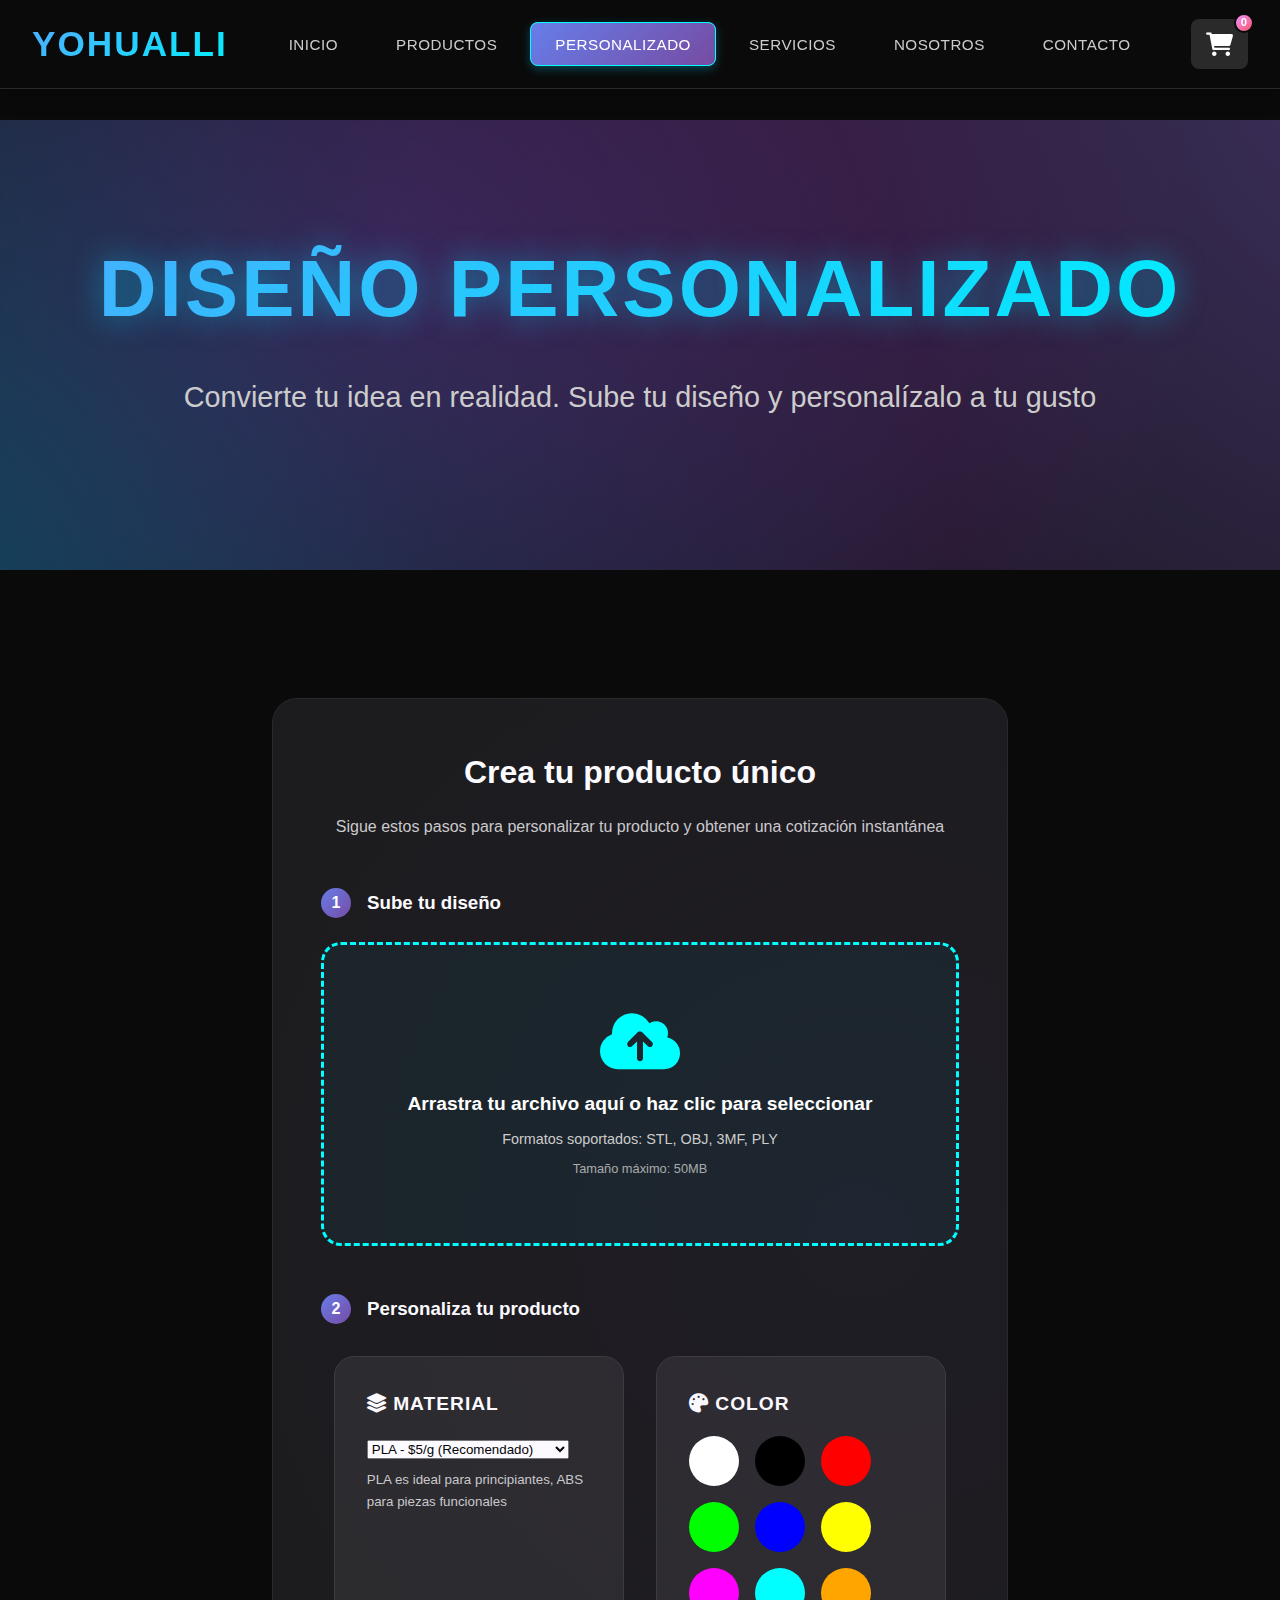
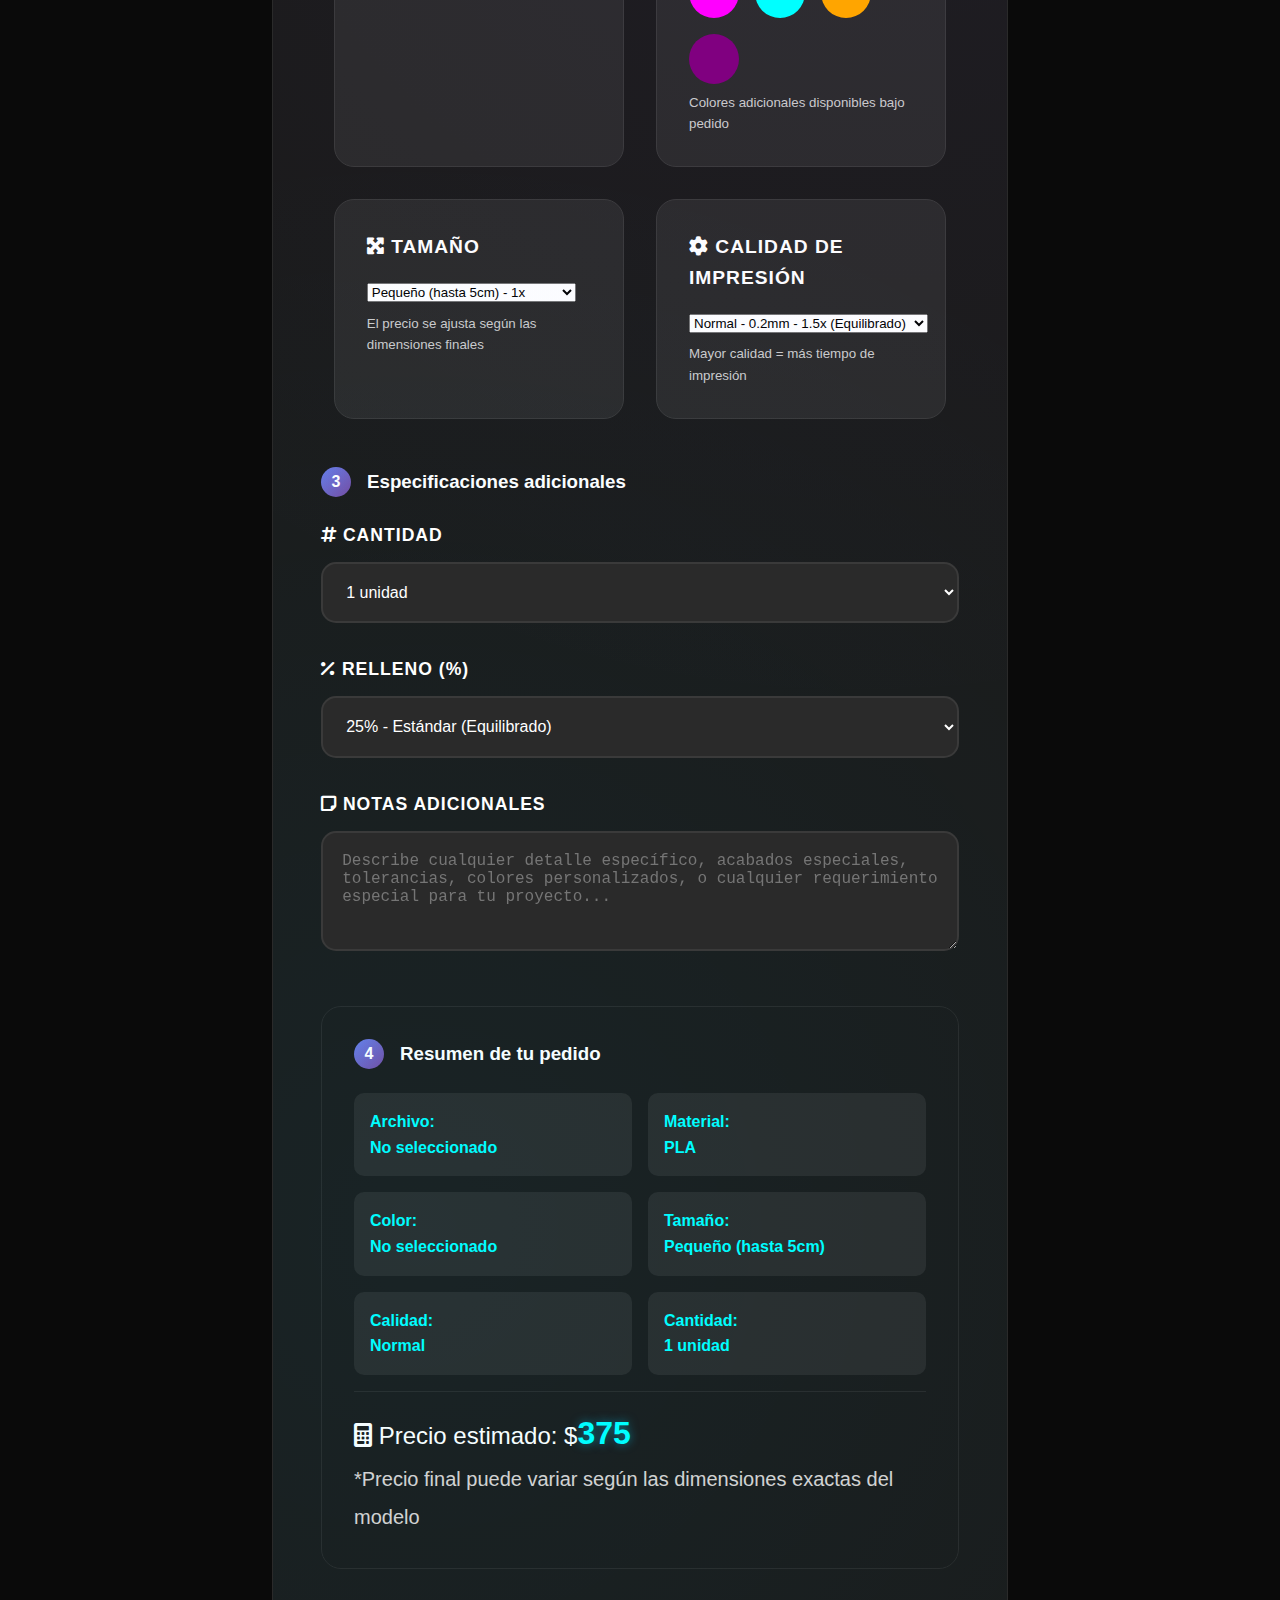
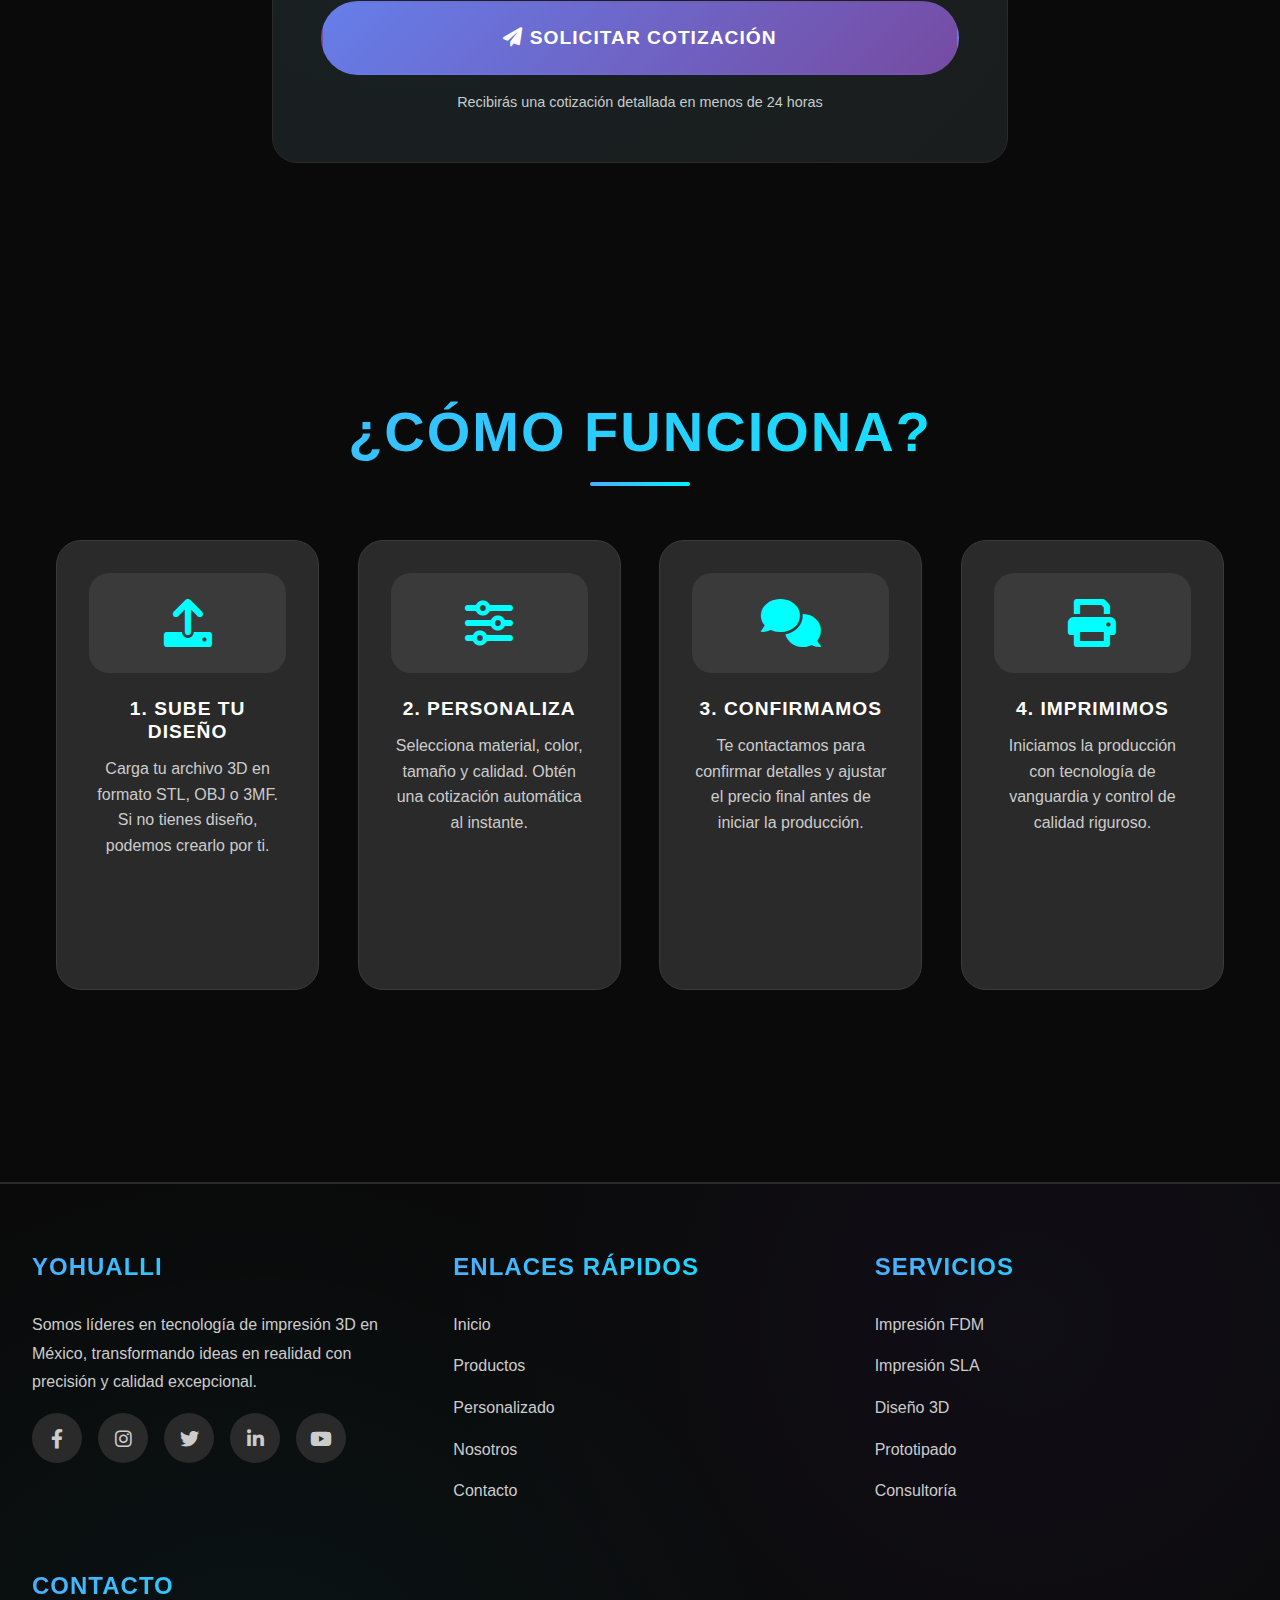
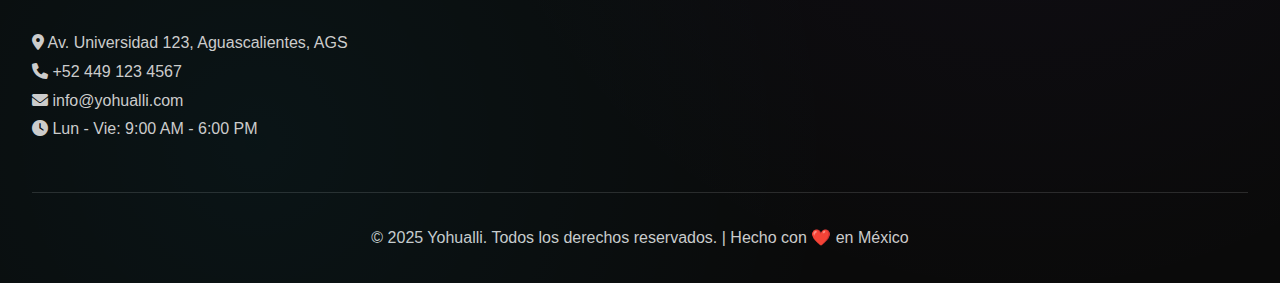
<file: personalizado.html>
<!DOCTYPE html>
<html lang="es">
<head>
    <meta charset="UTF-8">
    <meta name="viewport" content="width=device-width, initial-scale=1.0">
    <title>Diseño Personalizado - Yohualli Impresiones 3D</title>
    <meta name="description" content="Crea tu producto personalizado con Yohualli. Sube tu diseño, elige materiales, colores y tamaños para obtener un producto único.">
    <link href="https://cdnjs.cloudflare.com/ajax/libs/font-awesome/6.0.0/css/all.min.css" rel="stylesheet">
    <link rel="stylesheet" href="styles.css">
</head>
<body>
    <!-- Navegación -->
<nav class="navbar">
    <div class="nav-container">
        <div class="logo" onclick="window.location.href='index.html'">YOHUALLI</div>
        <ul class="nav-links">
            <li><a href="index.html">Inicio</a></li>
            <li><a href="productos.html">Productos</a></li>
            <li><a href="personalizado.html">Personalizado</a></li>
            <li><a href="servicios.html">Servicios</a></li>
            <li><a href="nosotros.html">Nosotros</a></li>
            <li><a href="contacto.html">Contacto</a></li>
        </ul>
        <div class="nav-actions">
            <div class="cart-icon" onclick="toggleCart()">
                <i class="fas fa-shopping-cart"></i>
                <span class="cart-count" id="cartCount">0</span>
            </div>
            <button class="mobile-menu-btn" onclick="toggleMobileMenu()">
                <i class="fas fa-bars"></i>
            </button>
        </div>
    </div>
</nav>

    <!-- Overlay del carrito -->
    <div class="cart-overlay" onclick="toggleCart()"></div>

    <!-- Carrito -->
    <div class="cart-modal" id="cartModal">
        <div class="cart-header">
            <h2>Carrito de Compras</h2>
            <button class="close-cart" onclick="toggleCart()">
                <i class="fas fa-times"></i>
            </button>
        </div>
        <div id="cartItems">
            <div style="text-align: center; color: var(--text-gray); padding: 2rem;">
                <i class="fas fa-shopping-cart" style="font-size: 3rem; margin-bottom: 1rem; opacity: 0.5;"></i>
                <p>Tu carrito está vacío</p>
            </div>
        </div>
        <div class="cart-total">
            <div class="total-amount">Total: $<span id="totalAmount">0</span></div>
            <button class="checkout-btn" onclick="checkout()">Proceder al Pago</button>
        </div>
    </div>

    <!-- Contenido Principal -->
    <main style="padding-top: 120px;">
        <!-- Hero de Personalización -->
        <section class="hero" style="min-height: 50vh;">
            <div class="hero-content">
                <h1 class="slide-in-left">Diseño Personalizado</h1>
                <p class="slide-in-right">Convierte tu idea en realidad. Sube tu diseño y personalízalo a tu gusto</p>
            </div>
        </section>

        <!-- Formulario de Personalización -->
        <section class="section">
            <div class="form-container">
                <div class="form-card">
                    <div style="text-align: center; margin-bottom: 3rem;">
                        <h2 style="color: var(--white); margin-bottom: 1rem; font-size: 2rem;">Crea tu producto único</h2>
                        <p style="color: var(--text-gray);">Sigue estos pasos para personalizar tu producto y obtener una cotización instantánea</p>
                    </div>

                    <!-- Paso 1: Subir archivo -->
                    <div style="margin-bottom: 3rem;">
                        <h3 style="color: var(--white); margin-bottom: 1.5rem; display: flex; align-items: center;">
                            <span style="background: var(--gradient-1); color: white; border-radius: 50%; width: 30px; height: 30px; display: flex; align-items: center; justify-content: center; margin-right: 1rem; font-size: 1rem; font-weight: bold;">1</span>
                            Sube tu diseño
                        </h3>
                        
                        <div class="file-upload" onclick="document.getElementById('fileInput').click()">
                            <i class="fas fa-cloud-upload-alt"></i>
                            <h4>Arrastra tu archivo aquí o haz clic para seleccionar</h4>
                            <p>Formatos soportados: STL, OBJ, 3MF, PLY</p>
                            <p style="font-size: 0.8rem; margin-top: 0.5rem; opacity: 0.8;">Tamaño máximo: 50MB</p>
                            <input type="file" id="fileInput" style="display: none;" accept=".stl,.obj,.3mf,.ply" onchange="handleFileUpload(this)">
                        </div>
                    </div>

                    <!-- Paso 2: Opciones de personalización -->
                    <div style="margin-bottom: 3rem;">
                        <h3 style="color: var(--white); margin-bottom: 1.5rem; display: flex; align-items: center;">
                            <span style="background: var(--gradient-1); color: white; border-radius: 50%; width: 30px; height: 30px; display: flex; align-items: center; justify-content: center; margin-right: 1rem; font-size: 1rem; font-weight: bold;">2</span>
                            Personaliza tu producto
                        </h3>
                        
                        <div class="options-grid">
                            <div class="option-group">
                                <h4><i class="fas fa-layer-group"></i> Material</h4>
                                <select id="material" onchange="updatePrice()">
                                    <option value="pla">PLA - $5/g (Recomendado)</option>
                                    <option value="abs">ABS - $7/g (Resistente)</option>
                                    <option value="petg">PETG - $8/g (Transparente)</option>
                                    <option value="tpu">TPU - $12/g (Flexible)</option>
                                    <option value="resina">Resina - $15/g (Alta precisión)</option>
                                </select>
                                <small style="color: var(--text-gray); margin-top: 0.5rem; display: block;">
                                    PLA es ideal para principiantes, ABS para piezas funcionales
                                </small>
                            </div>
                            
                            <div class="option-group">
                                <h4><i class="fas fa-palette"></i> Color</h4>
                                <div class="color-options">
                                    <div class="color-option" style="background: #ffffff" data-color="Blanco" onclick="selectColor(this)" title="Blanco"></div>
                                    <div class="color-option" style="background: #000000" data-color="Negro" onclick="selectColor(this)" title="Negro"></div>
                                    <div class="color-option" style="background: #ff0000" data-color="Rojo" onclick="selectColor(this)" title="Rojo"></div>
                                    <div class="color-option" style="background: #00ff00" data-color="Verde" onclick="selectColor(this)" title="Verde"></div>
                                    <div class="color-option" style="background: #0000ff" data-color="Azul" onclick="selectColor(this)" title="Azul"></div>
                                    <div class="color-option" style="background: #ffff00" data-color="Amarillo" onclick="selectColor(this)" title="Amarillo"></div>
                                    <div class="color-option" style="background: #ff00ff" data-color="Magenta" onclick="selectColor(this)" title="Magenta"></div>
                                    <div class="color-option" style="background: #00ffff" data-color="Cian" onclick="selectColor(this)" title="Cian"></div>
                                    <div class="color-option" style="background: #ffa500" data-color="Naranja" onclick="selectColor(this)" title="Naranja"></div>
                                    <div class="color-option" style="background: #800080" data-color="Púrpura" onclick="selectColor(this)" title="Púrpura"></div>
                                </div>
                                <small style="color: var(--text-gray); margin-top: 0.5rem; display: block;">
                                    Colores adicionales disponibles bajo pedido
                                </small>
                            </div>
                            
                            <div class="option-group">
                                <h4><i class="fas fa-expand-arrows-alt"></i> Tamaño</h4>
                                <select id="size" onchange="updatePrice()">
                                    <option value="small">Pequeño (hasta 5cm) - 1x</option>
                                    <option value="medium">Mediano (hasta 10cm) - 2x</option>
                                    <option value="large">Grande (hasta 15cm) - 3x</option>
                                    <option value="xlarge">Extra Grande (hasta 20cm) - 4x</option>
                                </select>
                                <small style="color: var(--text-gray); margin-top: 0.5rem; display: block;">
                                    El precio se ajusta según las dimensiones finales
                                </small>
                            </div>
                            
                            <div class="option-group">
                                <h4><i class="fas fa-cog"></i> Calidad de Impresión</h4>
                                <select id="quality" onchange="updatePrice()">
                                    <option value="draft">Borrador - 0.3mm - 1x (Rápido)</option>
                                    <option value="normal" selected>Normal - 0.2mm - 1.5x (Equilibrado)</option>
                                    <option value="high">Alta - 0.1mm - 2x (Detallado)</option>
                                    <option value="ultra">Ultra - 0.05mm - 3x (Máximo detalle)</option>
                                </select>
                                <small style="color: var(--text-gray); margin-top: 0.5rem; display: block;">
                                    Mayor calidad = más tiempo de impresión
                                </small>
                            </div>
                        </div>
                    </div>

                    <!-- Paso 3: Especificaciones adicionales -->
                    <div style="margin-bottom: 3rem;">
                        <h3 style="color: var(--white); margin-bottom: 1.5rem; display: flex; align-items: center;">
                            <span style="background: var(--gradient-1); color: white; border-radius: 50%; width: 30px; height: 30px; display: flex; align-items: center; justify-content: center; margin-right: 1rem; font-size: 1rem; font-weight: bold;">3</span>
                            Especificaciones adicionales
                        </h3>
                        
                        <div class="form-group">
                            <label for="quantity"><i class="fas fa-hashtag"></i> Cantidad</label>
                            <select id="quantity" onchange="updatePrice()">
                                <option value="1">1 unidad</option>
                                <option value="2">2 unidades (-5%)</option>
                                <option value="5">5 unidades (-10%)</option>
                                <option value="10">10 unidades (-15%)</option>
                                <option value="25">25 unidades (-20%)</option>
                                <option value="50">50+ unidades (Cotización especial)</option>
                            </select>
                        </div>

                        <div class="form-group">
                            <label for="infill"><i class="fas fa-percentage"></i> Relleno (%)</label>
                            <select id="infill" onchange="updatePrice()">
                                <option value="15">15% - Liviano (Decorativo)</option>
                                <option value="25" selected>25% - Estándar (Equilibrado)</option>
                                <option value="50">50% - Resistente (Funcional)</option>
                                <option value="75">75% - Muy resistente (Industrial)</option>
                                <option value="100">100% - Sólido (Máxima resistencia)</option>
                            </select>
                        </div>

                        <div class="form-group">
                            <label for="customNotes"><i class="fas fa-sticky-note"></i> Notas adicionales</label>
                            <textarea id="customNotes" rows="4" placeholder="Describe cualquier detalle específico, acabados especiales, tolerancias, colores personalizados, o cualquier requerimiento especial para tu proyecto..."></textarea>
                        </div>
                    </div>

                    <!-- Paso 4: Resumen y cotización -->
                    <div class="custom-preview">
                        <h3 style="color: var(--white); margin-bottom: 1.5rem; display: flex; align-items: center;">
                            <span style="background: var(--gradient-1); color: white; border-radius: 50%; width: 30px; height: 30px; display: flex; align-items: center; justify-content: center; margin-right: 1rem; font-size: 1rem; font-weight: bold;">4</span>
                            Resumen de tu pedido
                        </h3>
                        
                        <div id="orderSummary" style="display: grid; grid-template-columns: repeat(auto-fit, minmax(200px, 1fr)); gap: 1rem;">
                            <div style="background: var(--accent-gray); padding: 1rem; border-radius: 10px;">
                                <strong style="color: var(--neon-blue);">Archivo:</strong><br>
                                <span id="fileName">No seleccionado</span>
                            </div>
                            <div style="background: var(--accent-gray); padding: 1rem; border-radius: 10px;">
                                <strong style="color: var(--neon-blue);">Material:</strong><br>
                                <span id="selectedMaterial">PLA</span>
                            </div>
                            <div style="background: var(--accent-gray); padding: 1rem; border-radius: 10px;">
                                <strong style="color: var(--neon-blue);">Color:</strong><br>
                                <span id="selectedColor">No seleccionado</span>
                            </div>
                            <div style="background: var(--accent-gray); padding: 1rem; border-radius: 10px;">
                                <strong style="color: var(--neon-blue);">Tamaño:</strong><br>
                                <span id="selectedSize">Pequeño</span>
                            </div>
                            <div style="background: var(--accent-gray); padding: 1rem; border-radius: 10px;">
                                <strong style="color: var(--neon-blue);">Calidad:</strong><br>
                                <span id="selectedQuality">Normal</span>
                            </div>
                            <div style="background: var(--accent-gray); padding: 1rem; border-radius: 10px;">
                                <strong style="color: var(--neon-blue);">Cantidad:</strong><br>
                                <span id="selectedQuantity">1 unidad</span>
                            </div>
                        </div>
                        
                        <div class="total-price">
                            <i class="fas fa-calculator"></i> Precio estimado: $<span id="estimatedPrice">50</span>
                            <br><small style="opacity: 0.8;">*Precio final puede variar según las dimensiones exactas del modelo</small>
                        </div>
                    </div>
                    
                    <div style="text-align: center; margin-top: 2rem;">
                        <button class="cta-button" onclick="submitCustomOrder()" style="width: 100%; font-size: 1.2rem; padding: 1.5rem;">
                            <i class="fas fa-paper-plane"></i> Solicitar Cotización
                        </button>
                        <p style="color: var(--text-gray); margin-top: 1rem; font-size: 0.9rem;">
                            Recibirás una cotización detallada en menos de 24 horas
                        </p>
                    </div>
                </div>
            </div>
        </section>

        <!-- Información adicional -->
        <section class="section">
            <div style="max-width: 1200px; margin: 0 auto;">
                <h2 class="section-title">¿Cómo funciona?</h2>
                <div class="products-grid" style="grid-template-columns: repeat(auto-fit, minmax(250px, 1fr));">
                    <div class="product-card" style="text-align: center;">
                        <div class="product-image" style="height: 100px;">
                            <i class="fas fa-upload" style="color: var(--neon-blue);"></i>
                        </div>
                        <h3 class="product-name" style="font-size: 1.2rem;">1. Sube tu diseño</h3>
                        <p style="color: var(--text-gray);">
                            Carga tu archivo 3D en formato STL, OBJ o 3MF. Si no tienes diseño, podemos crearlo por ti.
                        </p>
                    </div>
                    
                    <div class="product-card" style="text-align: center;">
                        <div class="product-image" style="height: 100px;">
                            <i class="fas fa-sliders-h" style="color: var(--neon-blue);"></i>
                        </div>
                        <h3 class="product-name" style="font-size: 1.2rem;">2. Personaliza</h3>
                        <p style="color: var(--text-gray);">
                            Selecciona material, color, tamaño y calidad. Obtén una cotización automática al instante.
                        </p>
                    </div>
                    
                    <div class="product-card" style="text-align: center;">
                        <div class="product-image" style="height: 100px;">
                            <i class="fas fa-comments" style="color: var(--neon-blue);"></i>
                        </div>
                        <h3 class="product-name" style="font-size: 1.2rem;">3. Confirmamos</h3>
                        <p style="color: var(--text-gray);">
                            Te contactamos para confirmar detalles y ajustar el precio final antes de iniciar la producción.
                        </p>
                    </div>
                    
                    <div class="product-card" style="text-align: center;">
                        <div class="product-image" style="height: 100px;">
                            <i class="fas fa-print" style="color: var(--neon-blue);"></i>
                        </div>
                        <h3 class="product-name" style="font-size: 1.2rem;">4. Imprimimos</h3>
                        <p style="color: var(--text-gray);">
                            Iniciamos la producción con tecnología de vanguardia y control de calidad riguroso.
                        </p>
                    </div>
                </div>
            </div>
        </section>
    </main>

    <!-- Footer -->
    <footer class="footer">
        <div class="footer-content">
            <div class="footer-section">
                <h3>Yohualli</h3>
                <p>Somos líderes en tecnología de impresión 3D en México, transformando ideas en realidad con precisión y calidad excepcional.</p>
                <div class="social-icons">
                    <a href="#" class="social-icon"><i class="fab fa-facebook-f"></i></a>
                    <a href="#" class="social-icon"><i class="fab fa-instagram"></i></a>
                    <a href="#" class="social-icon"><i class="fab fa-twitter"></i></a>
                    <a href="#" class="social-icon"><i class="fab fa-linkedin-in"></i></a>
                    <a href="#" class="social-icon"><i class="fab fa-youtube"></i></a>
                </div>
            </div>
            
            <div class="footer-section">
                <h3>Enlaces Rápidos</h3>
                <ul class="footer-links">
                    <li><a href="index.html">Inicio</a></li>
                    <li><a href="productos.html">Productos</a></li>
                    <li><a href="personalizado.html">Personalizado</a></li>
                    <li><a href="nosotros.html">Nosotros</a></li>
                    <li><a href="contacto.html">Contacto</a></li>
                </ul>
            </div>
            
            <div class="footer-section">
                <h3>Servicios</h3>
                <ul class="footer-links">
                    <li><a href="#">Impresión FDM</a></li>
                    <li><a href="#">Impresión SLA</a></li>
                    <li><a href="#">Diseño 3D</a></li>
                    <li><a href="#">Prototipado</a></li>
                    <li><a href="#">Consultoría</a></li>
                </ul>
            </div>
            
            <div class="footer-section">
                <h3>Contacto</h3>
                <p><i class="fas fa-map-marker-alt"></i> Av. Universidad 123, Aguascalientes, AGS</p>
                <p><i class="fas fa-phone"></i> +52 449 123 4567</p>
                <p><i class="fas fa-envelope"></i> info@yohualli.com</p>
                <p><i class="fas fa-clock"></i> Lun - Vie: 9:00 AM - 6:00 PM</p>
            </div>
        </div>
        
        <div class="footer-bottom">
            <p>&copy; 2025 Yohualli. Todos los derechos reservados. | Hecho con ❤️ en México</p>
        </div>
    </footer>

    <script src="script.js"></script>
</body>
</html>
</file>
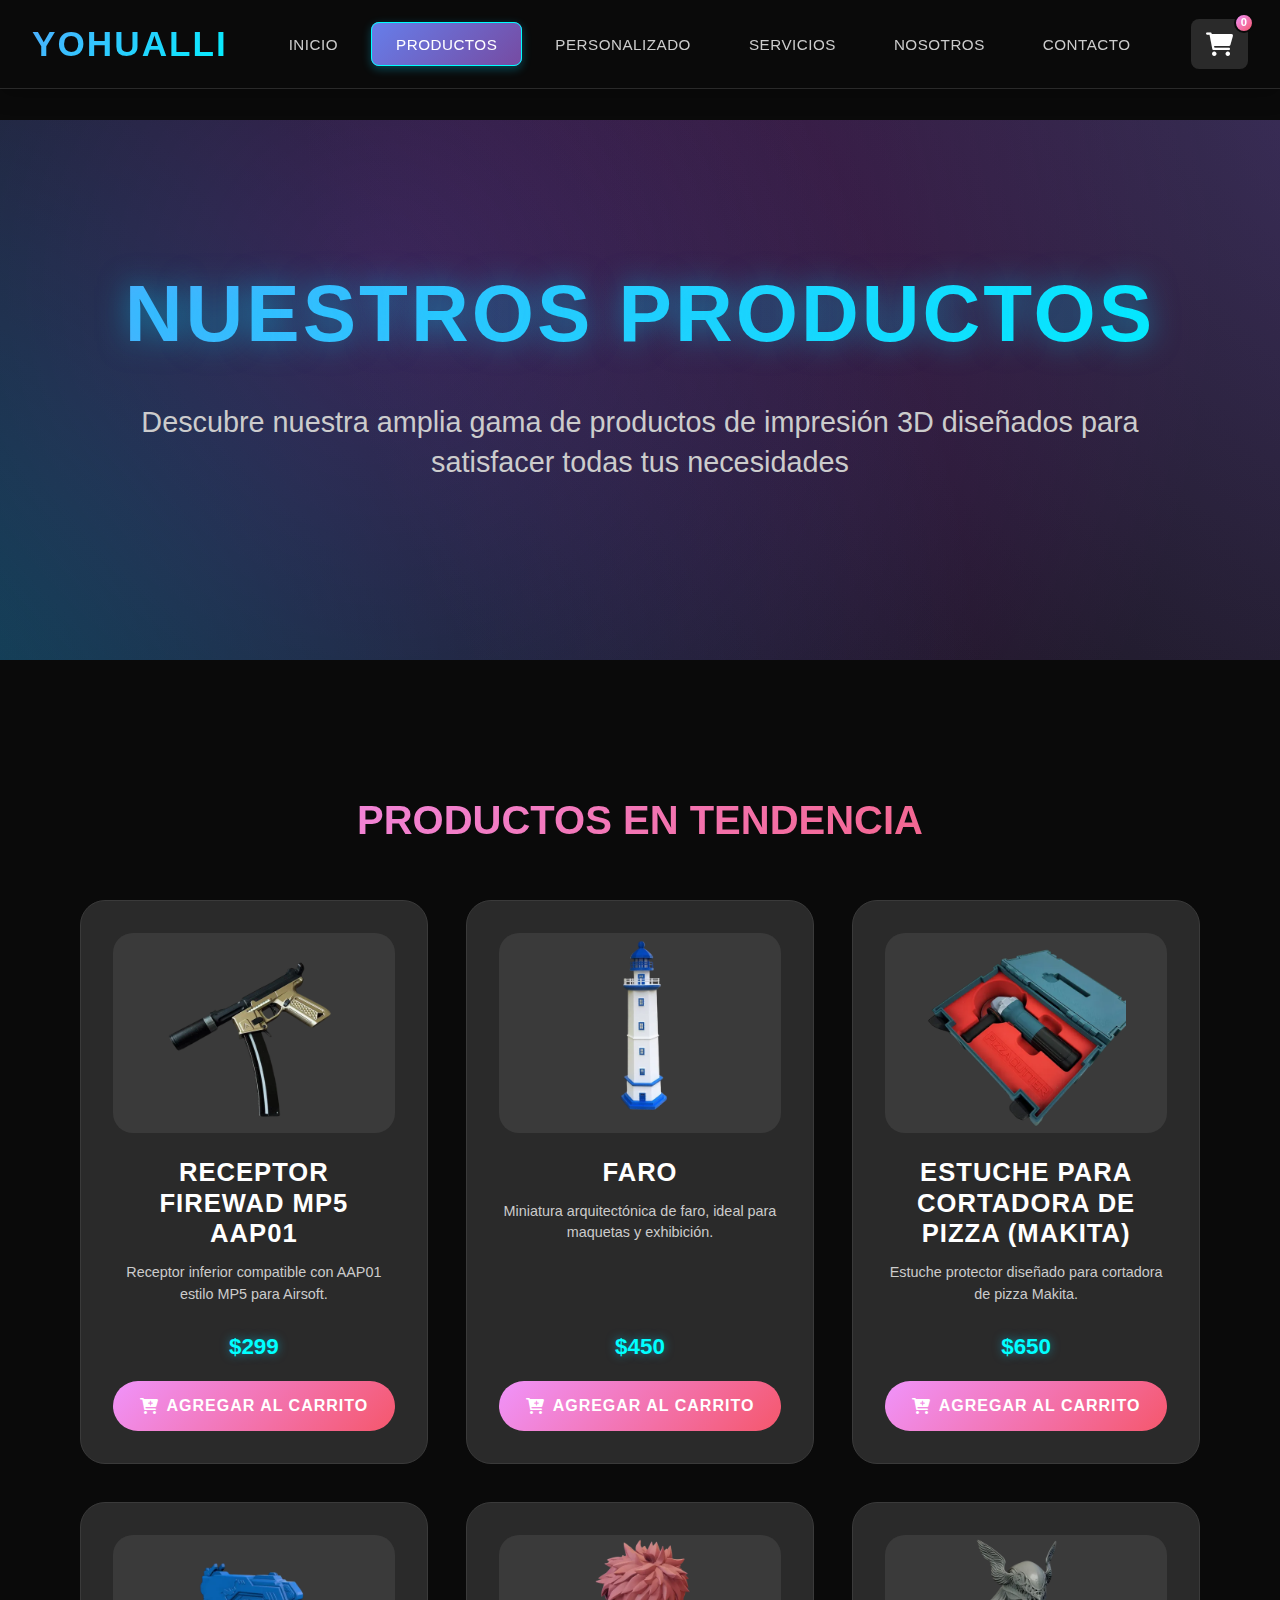
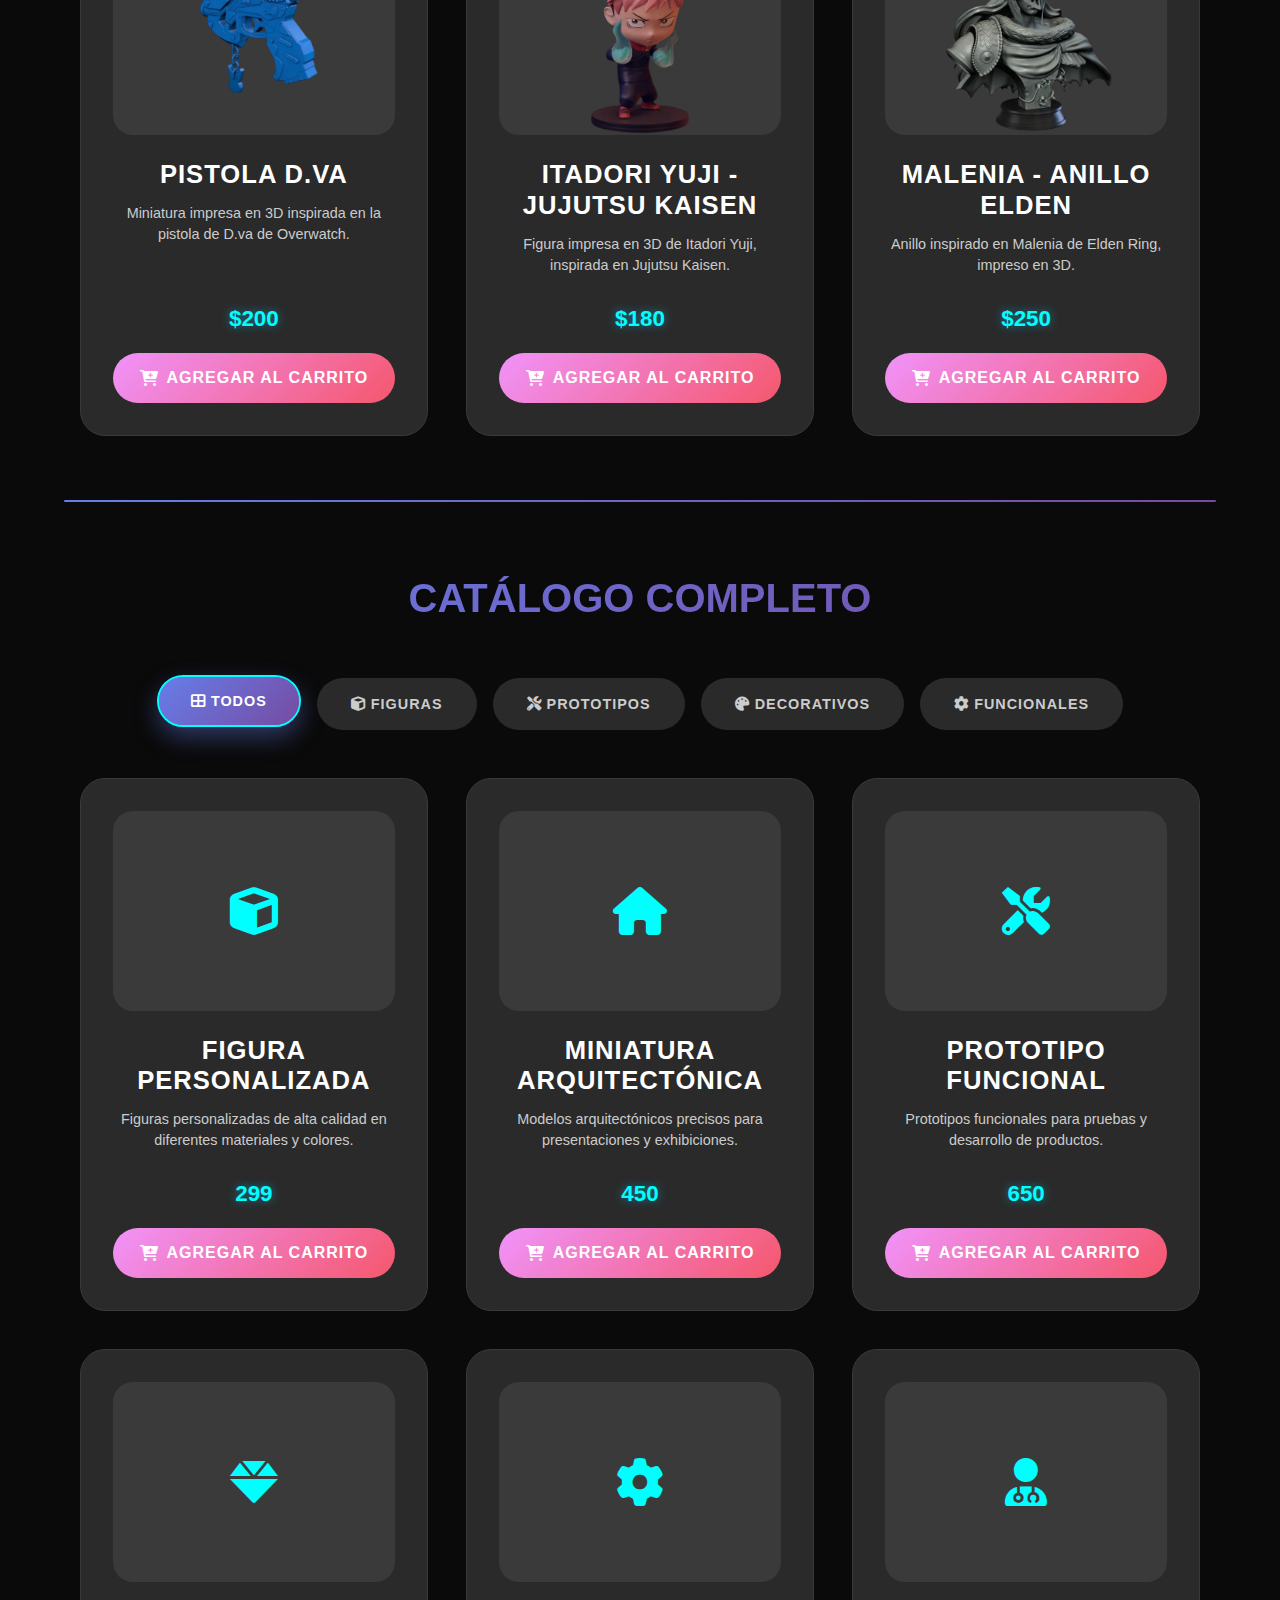
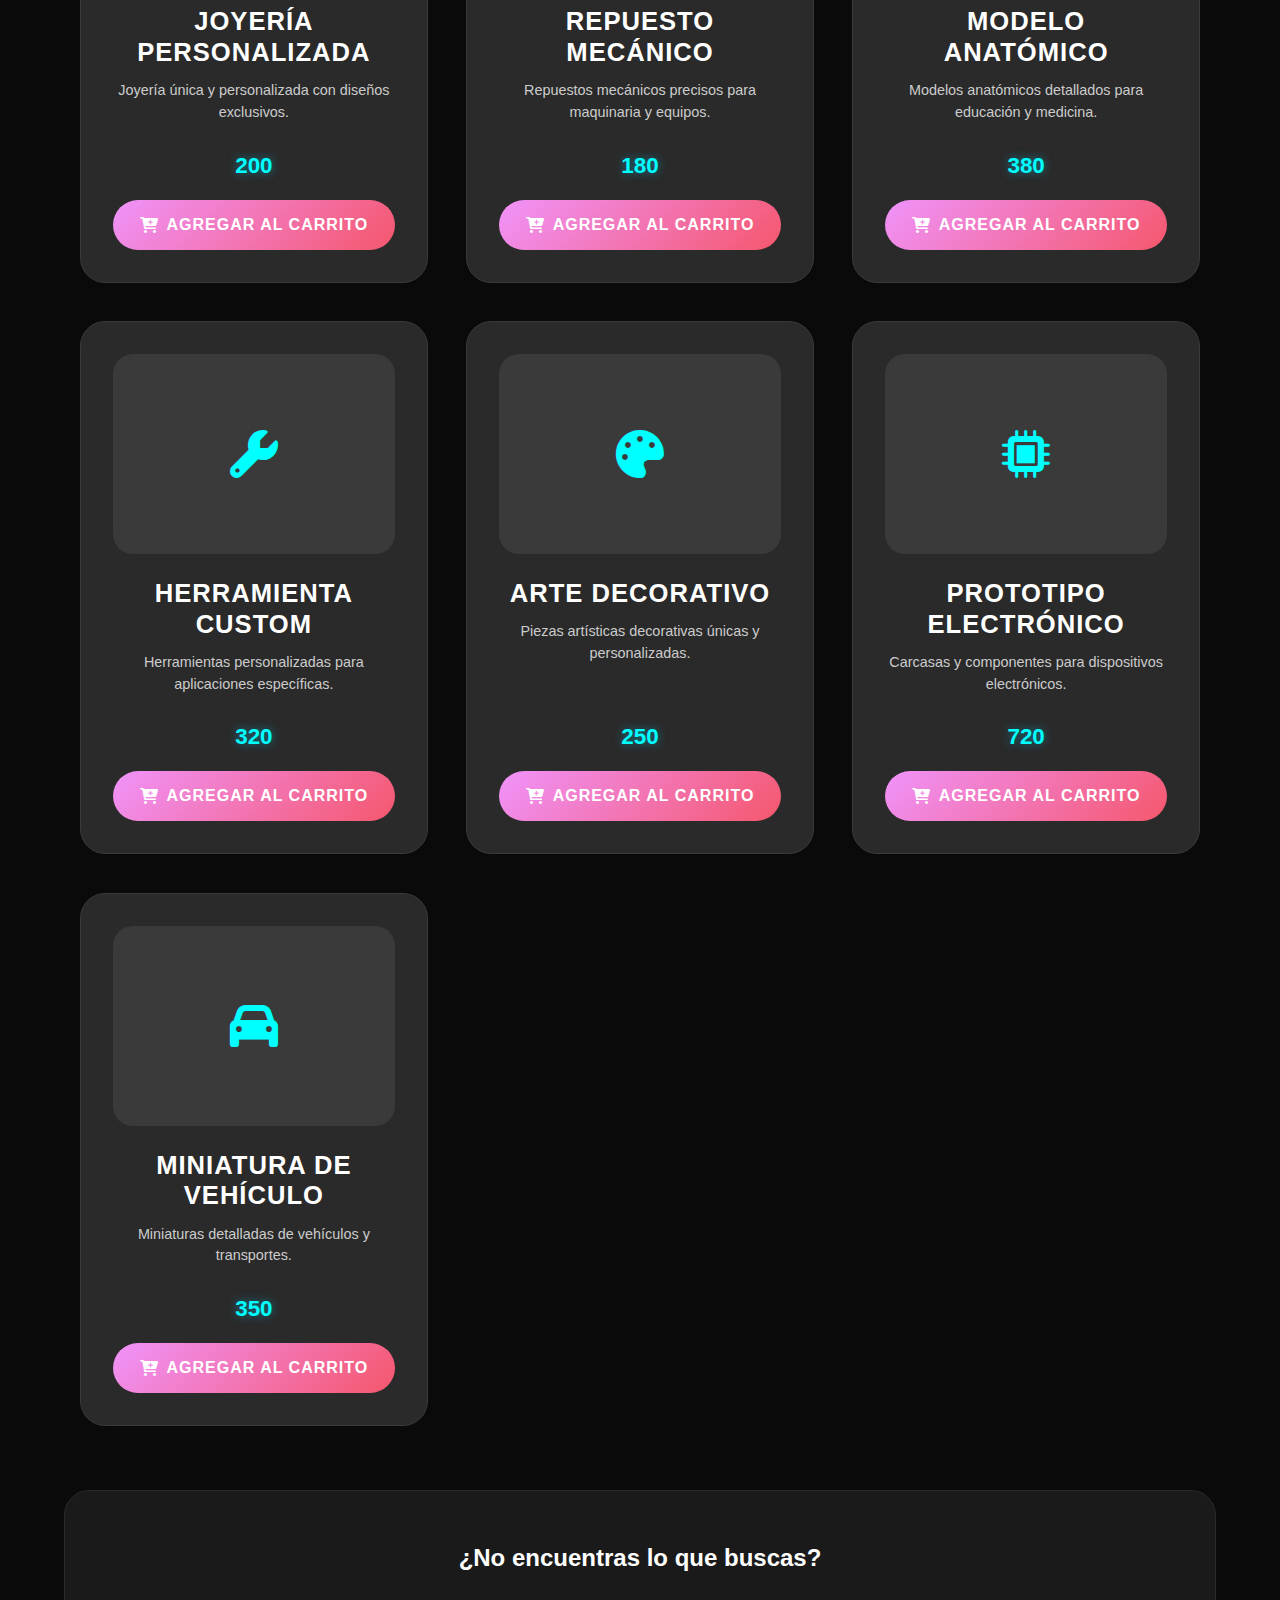
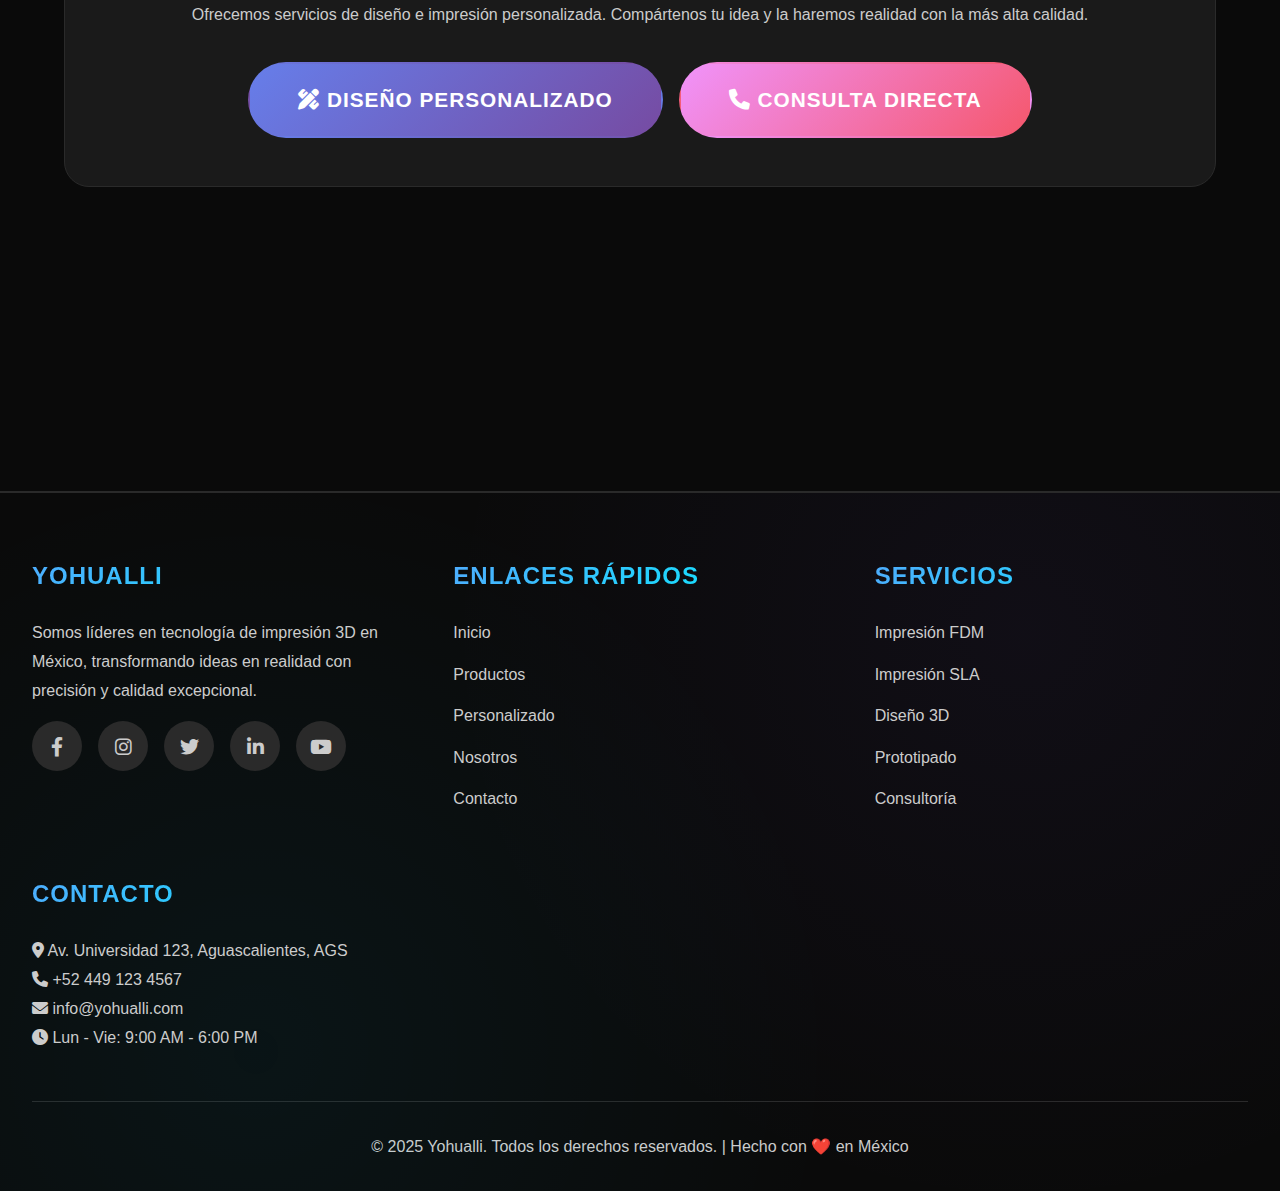
<file: productos.html>
<!DOCTYPE html>
<html lang="es">
<head>
    <meta charset="UTF-8">
    <meta name="viewport" content="width=device-width, initial-scale=1.0">
    <title>Productos - Yohualli Impresiones 3D</title>
    <meta name="description" content="Explora nuestro catálogo completo de productos de impresión 3D: figuras personalizadas, prototipos, arte decorativo y más.">
    <link href="https://cdnjs.cloudflare.com/ajax/libs/font-awesome/6.0.0/css/all.min.css" rel="stylesheet">
    <link rel="stylesheet" href="styles.css">
</head>
<body>
    <!-- Navegación -->
    <nav class="navbar">
        <div class="nav-container">
            <div class="logo" onclick="window.location.href='index.html'">YOHUALLI</div>
            <ul class="nav-links">
                <li><a href="index.html">Inicio</a></li>
<li><a href="productos.html" class="active">Productos</a></li>
<li><a href="personalizado.html">Personalizado</a></li>
<li><a href="servicios.html">Servicios</a></li>
                <li><a href="nosotros.html">Nosotros</a></li>
                <li><a href="contacto.html">Contacto</a></li>
            </ul>
            <div class="nav-actions">
                <div class="cart-icon" onclick="toggleCart()">
                    <i class="fas fa-shopping-cart"></i>
                    <span class="cart-count" id="cartCount">0</span>
                </div>
                <button class="mobile-menu-btn" onclick="toggleMobileMenu()">
                    <i class="fas fa-bars"></i>
                </button>
            </div>
        </div>
    </nav>

    <!-- Overlay del carrito -->
    <div class="cart-overlay" onclick="toggleCart()"></div>

    <!-- Carrito -->
    <div class="cart-modal" id="cartModal">
        <div class="cart-header">
            <h2>Carrito de Compras</h2>
            <button class="close-cart" onclick="toggleCart()">
                <i class="fas fa-times"></i>
            </button>
        </div>
        <div id="cartItems">
            <div style="text-align: center; color: var(--text-gray); padding: 2rem;">
                <i class="fas fa-shopping-cart" style="font-size: 3rem; margin-bottom: 1rem; opacity: 0.5;"></i>
                <p>Tu carrito está vacío</p>
            </div>
        </div>
        <div class="cart-total">
            <div class="total-amount">Total: $<span id="totalAmount">0</span></div>
            <button class="checkout-btn" onclick="checkout()">Proceder al Pago</button>
        </div>
    </div>

    <!-- Contenido Principal -->
    <main style="padding-top: 120px;">
        <!-- Hero de Productos -->
        <section class="hero" style="min-height: 60vh; position: relative;">
            <div class="hero-content">
                <h1 class="slide-in-left">Nuestros Productos</h1>
                <p class="slide-in-right">Descubre nuestra amplia gama de productos de impresión 3D diseñados para satisfacer todas tus necesidades</p>
            </div>
        </section>

        <!-- Filtros y Productos -->
        <section class="section">
            <div style="max-width: 1400px; margin: 0 auto; padding: 2rem;">
                
                <!-- Productos en Tendencia -->
                <div style="margin-bottom: 5rem;">
                    <h2 style="text-align: center; font-size: 2.5rem; font-weight: 900; margin-bottom: 3rem; background: var(--gradient-2); -webkit-background-clip: text; -webkit-text-fill-color: transparent; background-clip: text; text-transform: uppercase;">
                        Productos en Tendencia
                    </h2>
                    <div class="products-grid" id="trendingGrid">
                        <div class="product-card fade-in">
                            <div class="product-image">
                                <img src="imagenes/Firewad-AAP-01-MP5-Lower-8-Photoroom.png"Figura Personalizada"></div><div class="product-info">
                                    <h3 class="product-name">Receptor Firewad MP5 AAP01</h3>
                                    <p class="product-description">Receptor inferior compatible con AAP01 estilo MP5 para Airsoft.</p>
                                    <p class="product-price">$299</p>
                                    <button class="add-to-cart" onclick="addToCart(1, 'Figura Personalizada', 299)">
                                        <i class="fas fa-cart-plus"></i>
                                        <span>Agregar al Carrito</span>
                                    </button>
                                </div>
                            </div>             
                        <div class="product-card fade-in">
                            <div class="product-image">
                                <img src="imagenes/Phare-Photoroom.png" alt="Miniatura Arquitectónica">
                            </div>
                            <div class="product-info">
                                <h3 class="product-name">Faro</h3>
                                <p class="product-description">Miniatura arquitectónica de faro, ideal para maquetas y exhibición.</p>
                                <p class="product-price">$450</p>
                                <button class="add-to-cart" onclick="addToCart(2, 'Miniatura Arquitectónica', 450)">
                                    <i class="fas fa-cart-plus"></i>
                                    <span>Agregar al Carrito</span>
                                </button>
                            </div>
                        </div>
                        <div class="product-card fade-in">
                            <div class="product-image">
                                <img src="imagenes/ESTUCHE para CORTADORA DE PIZZA - (MAKITA).png" alt="Estuche para Cortadora de Pizza Makita">
                            </div>
                            <div class="product-info">
                                <h3 class="product-name">Estuche para Cortadora de Pizza (Makita)</h3>
                                <p class="product-description">Estuche protector diseñado para cortadora de pizza Makita.</p>
                                <p class="product-price">$650</p>
                                <button class="add-to-cart" onclick="addToCart(3, 'Estuche para Cortadora de Pizza', 650)">
                                    <i class="fas fa-cart-plus"></i>
                                    <span>Agregar al Carrito</span>
                                </button>
                            </div>
                        </div>                  
                        <div class="product-card fade-in">
                            <div class="product-image">
                                <img src="imagenes/Pistola D.va.png" alt="Pistola D.va">
                            </div>
                            <div class="product-info">
                                <h3 class="product-name">Pistola D.va</h3>
                                <p class="product-description">Miniatura impresa en 3D inspirada en la pistola de D.va de Overwatch.</p>
                                <p class="product-price">$200</p>
                                <button class="add-to-cart" onclick="addToCart(4, 'Pistola D.va', 200)">
                                    <i class="fas fa-cart-plus"></i>
                                    <span>Agregar al Carrito</span>
                                </button>
                            </div></div>                  
                            <div class="product-card fade-in">
                                <div class="product-image">
                                    <img src="imagenes/ITADORI YUJI - JUJUTSU KAISEN.png" alt="Itadori Yuji - Jujutsu Kaisen">
                                </div>
                                <div class="product-info">
                                    <h3 class="product-name">Itadori Yuji - Jujutsu Kaisen</h3>
                                    <p class="product-description">Figura impresa en 3D de Itadori Yuji, inspirada en Jujutsu Kaisen.</p>
                                    <p class="product-price">$180</p>
                                    <button class="add-to-cart" onclick="addToCart(5, 'Itadori Yuji - Jujutsu Kaisen', 180)">
                                        <i class="fas fa-cart-plus"></i>
                                        <span>Agregar al Carrito</span>
                                    </button>
                                </div></div>
                                <div class="product-card fade-in">
                                    <div class="product-image">
                                        <img src="imagenes/Malenia - Anillo Elden.png" alt="Malenia - Elden Ring">
                                    </div>
                                    <div class="product-info">
                                        <h3 class="product-name">Malenia - Anillo Elden</h3>
                                        <p class="product-description">Anillo inspirado en Malenia de Elden Ring, impreso en 3D.</p>
                                        <p class="product-price">$250</p>
                                        <button class="add-to-cart" onclick="addToCart(6, 'Anillo Malenia - Elden Ring', 250)">
                                            <i class="fas fa-cart-plus"></i>
                                            <span>Agregar al Carrito</span>
                                        </button>
                                    </div></div>
                </div>
                <!-- Separador visual -->
                <div style="width: 100%; height: 2px; background: var(--gradient-1); border-radius: 2px; margin: 4rem 0;"></div>

                <!-- Título del catálogo completo -->
                <h2 style="text-align: center; font-size: 2.5rem; font-weight: 900; margin-bottom: 3rem; background: var(--gradient-1); -webkit-background-clip: text; -webkit-text-fill-color: transparent; background-clip: text; text-transform: uppercase;">
                    Catálogo Completo
                </h2>
                
                <!-- Filtros -->
                <div class="filters">
                    <button class="filter-btn active" data-filter="all">
                        <i class="fas fa-th-large"></i> Todos
                    </button>
                    <button class="filter-btn" data-filter="figuras">
                        <i class="fas fa-cube"></i> Figuras
                    </button>
                    <button class="filter-btn" data-filter="prototipos">
                        <i class="fas fa-tools"></i> Prototipos
                    </button>
                    <button class="filter-btn" data-filter="decorativos">
                        <i class="fas fa-palette"></i> Decorativos
                    </button>
                    <button class="filter-btn" data-filter="funcionales">
                        <i class="fas fa-cog"></i> Funcionales
                    </button>
                </div>

                <!-- Grid de Productos -->
                <div class="products-grid" id="allProductsGrid">
                    <!-- Los productos se cargarán dinámicamente -->
                </div>

                <!-- Información adicional -->
                <div style="margin-top: 4rem; text-align: center;">
                    <div style="background: var(--secondary-black); padding: 3rem; border-radius: 25px; border: 1px solid var(--accent-gray);">
                        <h3 style="color: var(--white); margin-bottom: 1.5rem; font-size: 1.5rem;">¿No encuentras lo que buscas?</h3>
                        <p style="color: var(--text-gray); margin-bottom: 2rem; line-height: 1.8;">
                            Ofrecemos servicios de diseño e impresión personalizada. Compártenos tu idea y la haremos realidad con la más alta calidad.
                        </p>
                        <div style="display: flex; gap: 1rem; justify-content: center; flex-wrap: wrap;">
                            <a href="personalizado.html" class="cta-button">
                                <i class="fas fa-pencil-ruler"></i> Diseño Personalizado
                            </a>
                            <a href="contacto.html" class="cta-button" style="background: var(--gradient-2);">
                                <i class="fas fa-phone"></i> Consulta Directa
                            </a>
                        </div>
                    </div>
                </div>
            </div>
        </section>
    </main>

    <!-- Footer -->
    <footer class="footer">
        <div class="footer-content">
            <div class="footer-section">
                <h3>Yohualli</h3>
                <p>Somos líderes en tecnología de impresión 3D en México, transformando ideas en realidad con precisión y calidad excepcional.</p>
                <div class="social-icons">
                    <a href="#" class="social-icon"><i class="fab fa-facebook-f"></i></a>
                    <a href="#" class="social-icon"><i class="fab fa-instagram"></i></a>
                    <a href="#" class="social-icon"><i class="fab fa-twitter"></i></a>
                    <a href="#" class="social-icon"><i class="fab fa-linkedin-in"></i></a>
                    <a href="#" class="social-icon"><i class="fab fa-youtube"></i></a>
                </div>
            </div>
            
            <div class="footer-section">
                <h3>Enlaces Rápidos</h3>
                <ul class="footer-links">
                    <li><a href="index.html">Inicio</a></li>
                    <li><a href="productos.html">Productos</a></li>
                    <li><a href="personalizado.html">Personalizado</a></li>
                    <li><a href="nosotros.html">Nosotros</a></li>
                    <li><a href="contacto.html">Contacto</a></li>
                </ul>
            </div>
            
            <div class="footer-section">
                <h3>Servicios</h3>
                <ul class="footer-links">
                    <li><a href="#">Impresión FDM</a></li>
                    <li><a href="#">Impresión SLA</a></li>
                    <li><a href="#">Diseño 3D</a></li>
                    <li><a href="#">Prototipado</a></li>
                    <li><a href="#">Consultoría</a></li>
                </ul>
            </div>
            
            <div class="footer-section">
                <h3>Contacto</h3>
                <p><i class="fas fa-map-marker-alt"></i> Av. Universidad 123, Aguascalientes, AGS</p>
                <p><i class="fas fa-phone"></i> +52 449 123 4567</p>
                <p><i class="fas fa-envelope"></i> info@yohualli.com</p>
                <p><i class="fas fa-clock"></i> Lun - Vie: 9:00 AM - 6:00 PM</p>
            </div>
        </div>
        
        <div class="footer-bottom">
            <p>&copy; 2025 Yohualli. Todos los derechos reservados. | Hecho con ❤️ en México</p>
        </div>
    </footer>

    <script src="script.js"></script>
</body>
</html>
</file>
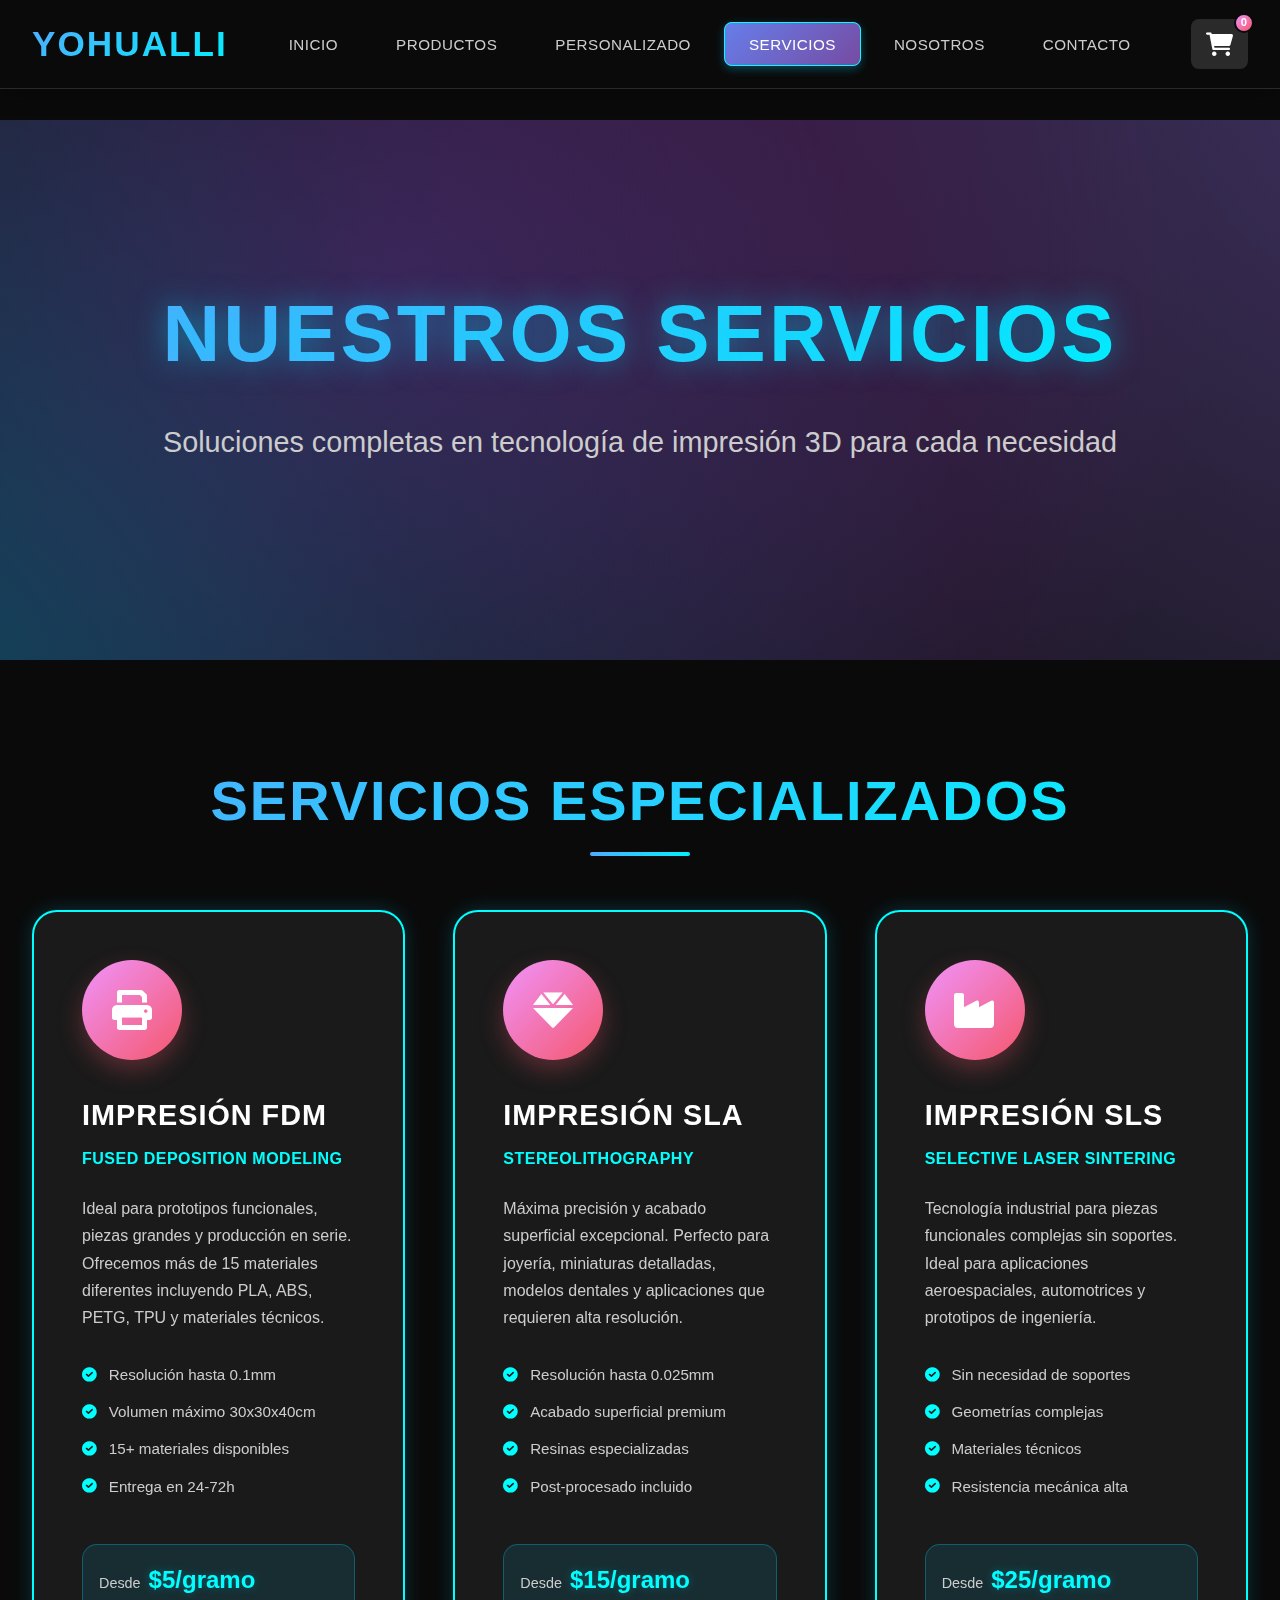
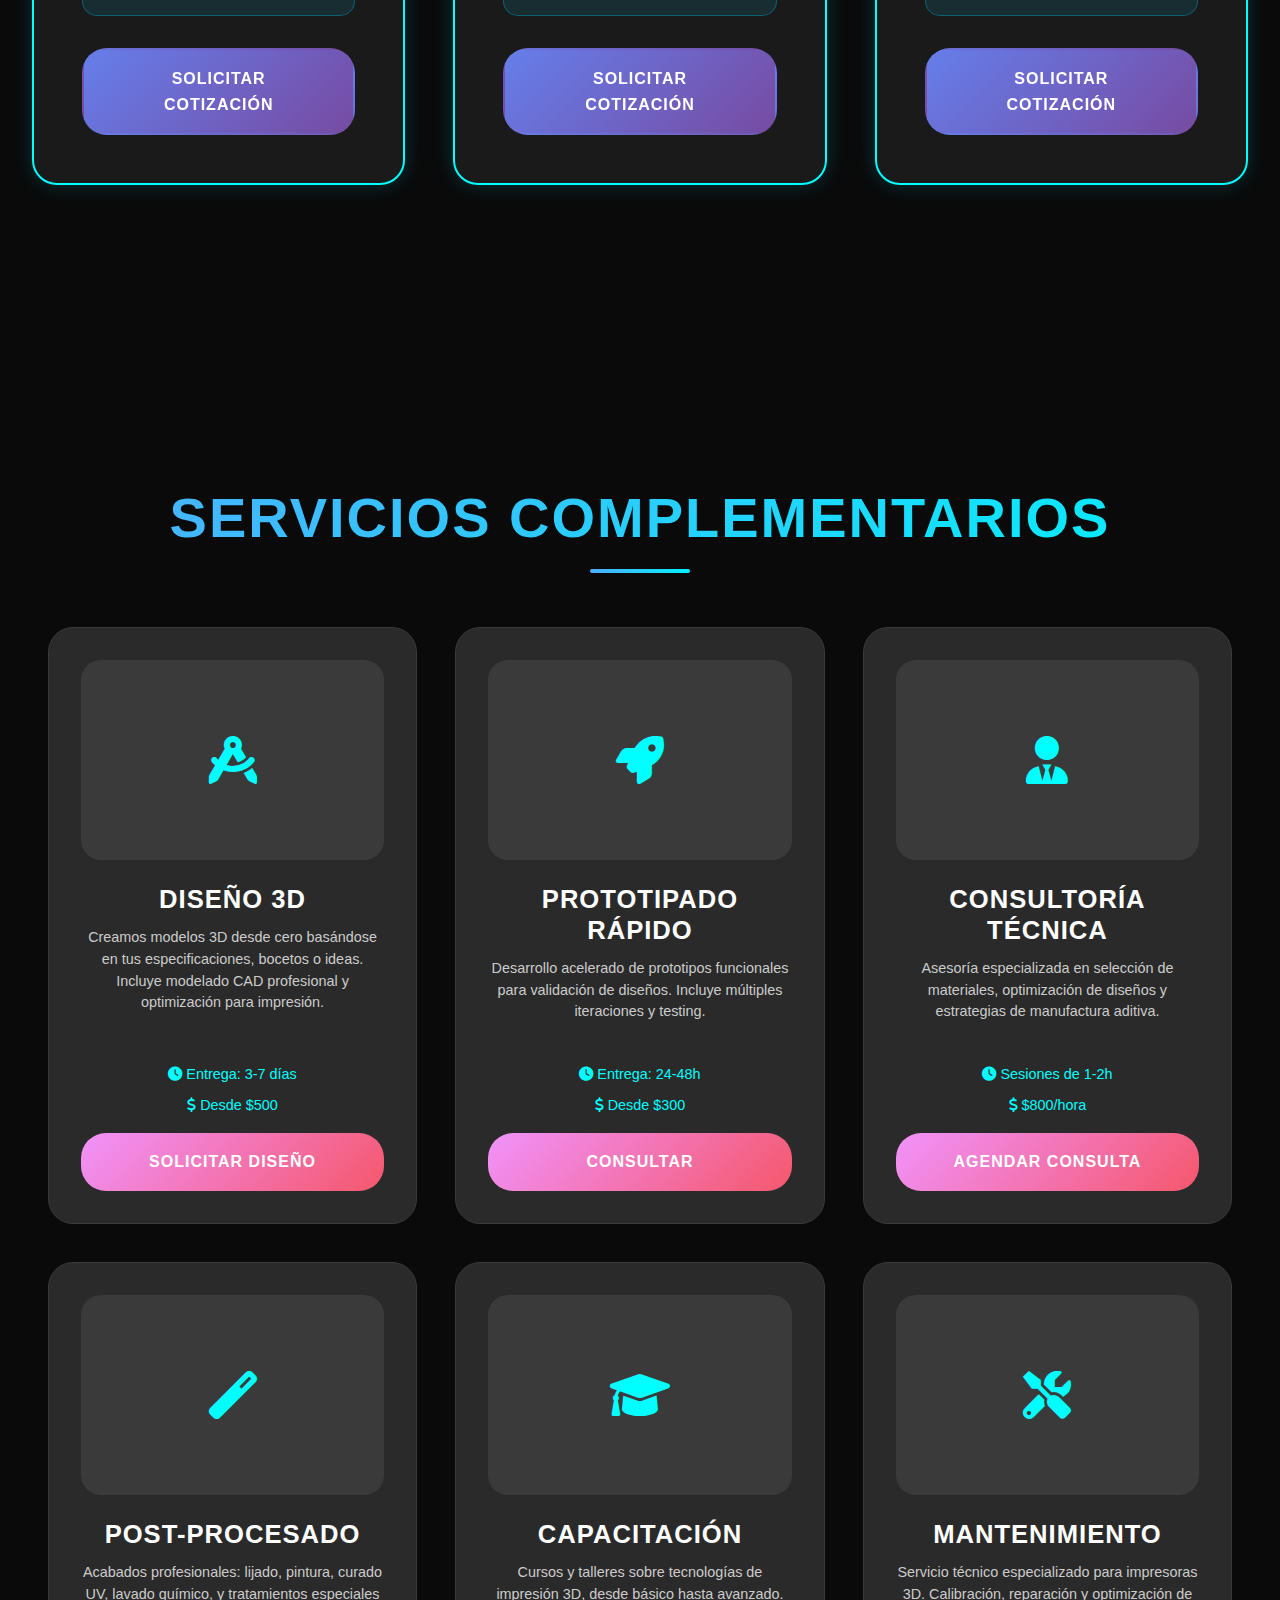
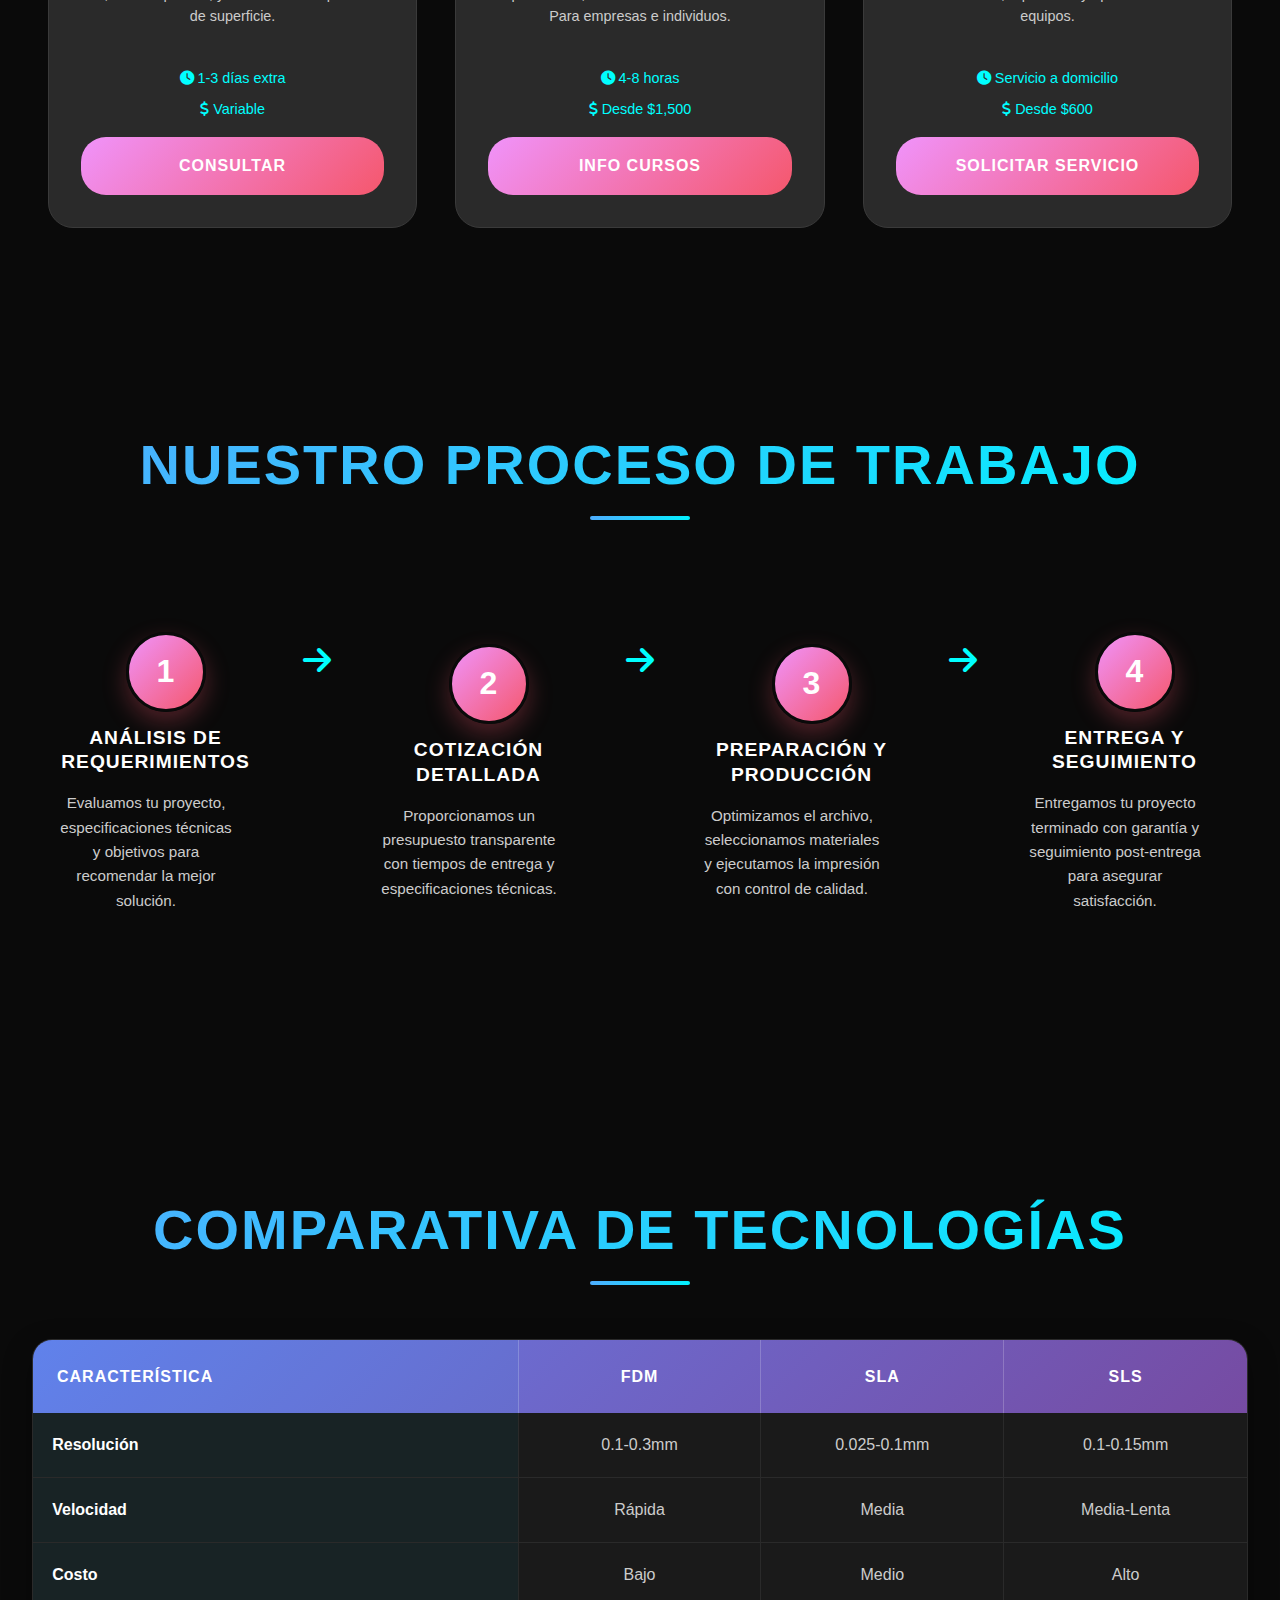
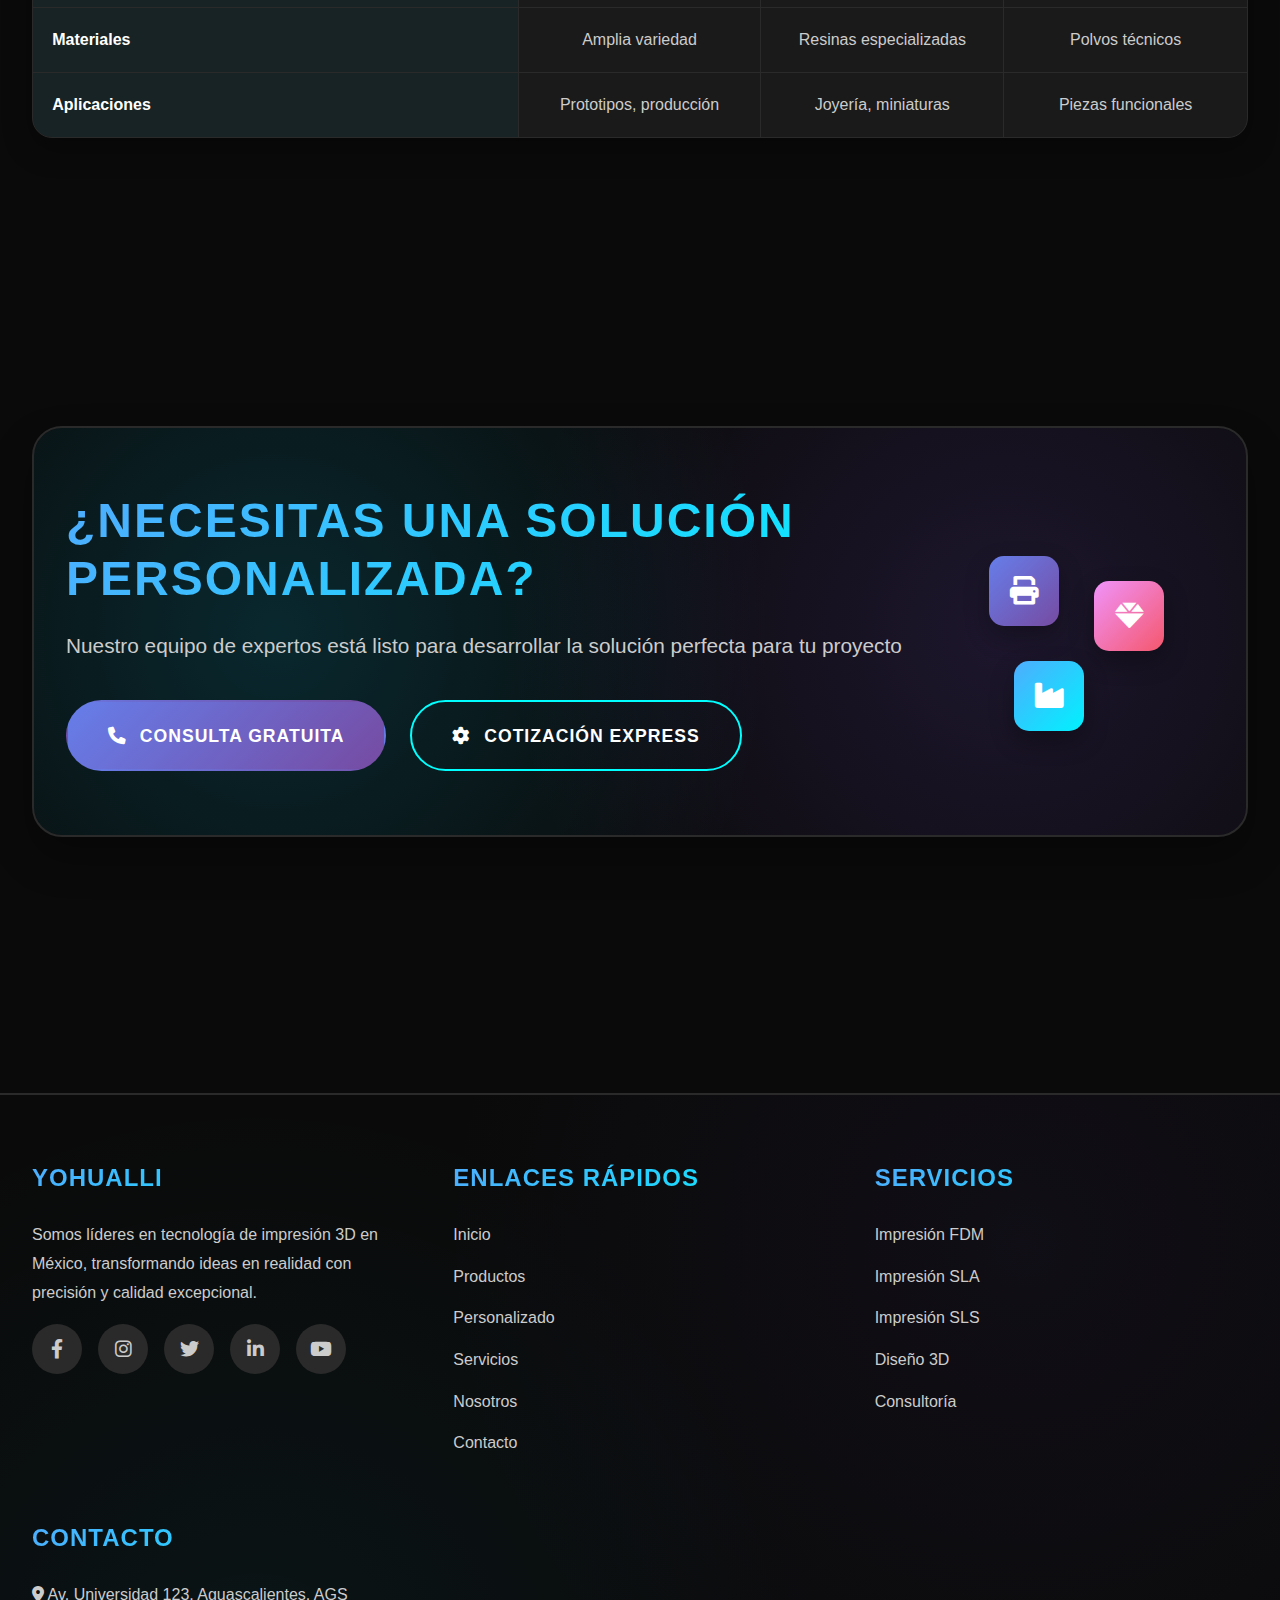
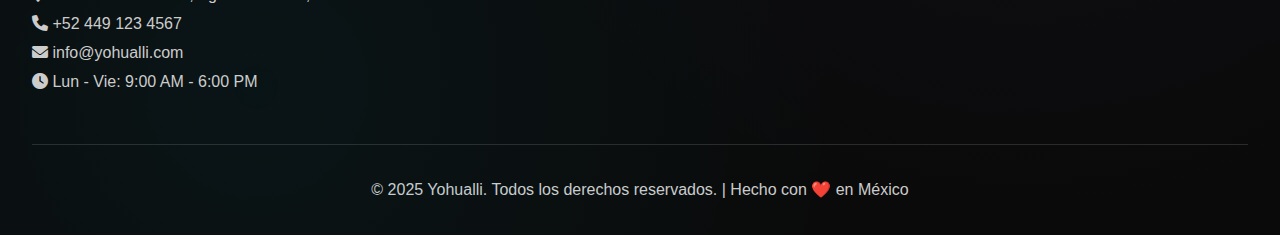
<file: servicios.html>
<!DOCTYPE html>
<html lang="es">
<head>
    <meta charset="UTF-8">
    <meta name="viewport" content="width=device-width, initial-scale=1.0">
    <title>Servicios - Yohualli Impresiones 3D</title>
    <meta name="description" content="Descubre todos nuestros servicios de impresión 3D: FDM, SLA, SLS, diseño 3D, prototipado rápido, consultoría técnica y más.">
    <link href="https://cdnjs.cloudflare.com/ajax/libs/font-awesome/6.0.0/css/all.min.css" rel="stylesheet">
    <link rel="stylesheet" href="styles.css">
</head>
<body>
    <!-- Navegación -->
    <nav class="navbar">
        <div class="nav-container">
            <div class="logo" onclick="window.location.href='index.html'">YOHUALLI</div>
            <ul class="nav-links">
                <li><a href="index.html">Inicio</a></li>
                <li><a href="productos.html">Productos</a></li>
                <li><a href="personalizado.html">Personalizado</a></li>
                <li><a href="servicios.html" class="active">Servicios</a></li>
                <li><a href="nosotros.html">Nosotros</a></li>
                <li><a href="contacto.html">Contacto</a></li>
            </ul>
            <div class="nav-actions">
                <div class="cart-icon" onclick="toggleCart()">
                    <i class="fas fa-shopping-cart"></i>
                    <span class="cart-count" id="cartCount">0</span>
                </div>
                <button class="mobile-menu-btn" onclick="toggleMobileMenu()">
                    <i class="fas fa-bars"></i>
                </button>
            </div>
        </div>
    </nav>

    <!-- Overlay del carrito -->
    <div class="cart-overlay" onclick="toggleCart()"></div>

    <!-- Carrito -->
    <div class="cart-modal" id="cartModal">
        <div class="cart-header">
            <h2>Carrito de Compras</h2>
            <button class="close-cart" onclick="toggleCart()">
                <i class="fas fa-times"></i>
            </button>
        </div>
        <div id="cartItems">
            <div style="text-align: center; color: var(--text-gray); padding: 2rem;">
                <i class="fas fa-shopping-cart" style="font-size: 3rem; margin-bottom: 1rem; opacity: 0.5;"></i>
                <p>Tu carrito está vacío</p>
            </div>
        </div>
        <div class="cart-total">
            <div class="total-amount">Total: $<span id="totalAmount">0</span></div>
            <button class="checkout-btn" onclick="checkout()">Proceder al Pago</button>
        </div>
    </div>

    <!-- Contenido Principal -->
    <main style="padding-top: 120px;">
        <!-- Hero de Servicios -->
        <section class="hero" style="min-height: 60vh;">
            <div class="hero-content">
                <h1 class="slide-in-left">Nuestros Servicios</h1>
                <p class="slide-in-right">Soluciones completas en tecnología de impresión 3D para cada necesidad</p>
            </div>
        </section>

        <!-- Servicios Principales -->
        <section class="section">
            <div style="max-width: 1400px; margin: 0 auto;">
                <h2 class="section-title">Servicios Especializados</h2>
                
                <div class="services-main-grid">
                    <!-- Impresión FDM -->
                    <div class="service-card premium fade-in">
                        <div class="service-icon">
                            <i class="fas fa-print"></i>
                        </div>
                        <div class="service-content">
                            <h3>Impresión FDM</h3>
                            <p class="service-subtitle">Fused Deposition Modeling</p>
                            <p class="service-description">
                                Ideal para prototipos funcionales, piezas grandes y producción en serie. 
                                Ofrecemos más de 15 materiales diferentes incluyendo PLA, ABS, PETG, TPU y materiales técnicos.
                            </p>
                            <div class="service-features">
                                <div class="feature">
                                    <i class="fas fa-check-circle"></i>
                                    <span>Resolución hasta 0.1mm</span>
                                </div>
                                <div class="feature">
                                    <i class="fas fa-check-circle"></i>
                                    <span>Volumen máximo 30x30x40cm</span>
                                </div>
                                <div class="feature">
                                    <i class="fas fa-check-circle"></i>
                                    <span>15+ materiales disponibles</span>
                                </div>
                                <div class="feature">
                                    <i class="fas fa-check-circle"></i>
                                    <span>Entrega en 24-72h</span>
                                </div>
                            </div>
                            <div class="service-pricing">
                                <span class="price-from">Desde</span>
                                <span class="price-amount">$5/gramo</span>
                            </div>
                            <a href="contacto.html" class="service-btn">Solicitar Cotización</a>
                        </div>
                    </div>

                    <!-- Impresión SLA -->
                    <div class="service-card premium fade-in">
                        <div class="service-icon">
                            <i class="fas fa-gem"></i>
                        </div>
                        <div class="service-content">
                            <h3>Impresión SLA</h3>
                            <p class="service-subtitle">Stereolithography</p>
                            <p class="service-description">
                                Máxima precisión y acabado superficial excepcional. Perfecto para joyería, 
                                miniaturas detalladas, modelos dentales y aplicaciones que requieren alta resolución.
                            </p>
                            <div class="service-features">
                                <div class="feature">
                                    <i class="fas fa-check-circle"></i>
                                    <span>Resolución hasta 0.025mm</span>
                                </div>
                                <div class="feature">
                                    <i class="fas fa-check-circle"></i>
                                    <span>Acabado superficial premium</span>
                                </div>
                                <div class="feature">
                                    <i class="fas fa-check-circle"></i>
                                    <span>Resinas especializadas</span>
                                </div>
                                <div class="feature">
                                    <i class="fas fa-check-circle"></i>
                                    <span>Post-procesado incluido</span>
                                </div>
                            </div>
                            <div class="service-pricing">
                                <span class="price-from">Desde</span>
                                <span class="price-amount">$15/gramo</span>
                            </div>
                            <a href="contacto.html" class="service-btn">Solicitar Cotización</a>
                        </div>
                    </div>

                    <!-- Impresión SLS -->
                    <div class="service-card premium fade-in">
                        <div class="service-icon">
                            <i class="fas fa-industry"></i>
                        </div>
                        <div class="service-content">
                            <h3>Impresión SLS</h3>
                            <p class="service-subtitle">Selective Laser Sintering</p>
                            <p class="service-description">
                                Tecnología industrial para piezas funcionales complejas sin soportes. 
                                Ideal para aplicaciones aeroespaciales, automotrices y prototipos de ingeniería.
                            </p>
                            <div class="service-features">
                                <div class="feature">
                                    <i class="fas fa-check-circle"></i>
                                    <span>Sin necesidad de soportes</span>
                                </div>
                                <div class="feature">
                                    <i class="fas fa-check-circle"></i>
                                    <span>Geometrías complejas</span>
                                </div>
                                <div class="feature">
                                    <i class="fas fa-check-circle"></i>
                                    <span>Materiales técnicos</span>
                                </div>
                                <div class="feature">
                                    <i class="fas fa-check-circle"></i>
                                    <span>Resistencia mecánica alta</span>
                                </div>
                            </div>
                            <div class="service-pricing">
                                <span class="price-from">Desde</span>
                                <span class="price-amount">$25/gramo</span>
                            </div>
                            <a href="contacto.html" class="service-btn">Solicitar Cotización</a>
                        </div>
                    </div>
                </div>
            </div>
        </section>

        <!-- Servicios Complementarios -->
        <section class="section">
            <div style="max-width: 1400px; margin: 0 auto;">
                <h2 class="section-title">Servicios Complementarios</h2>
                
                <div class="products-grid">
                    <!-- Diseño 3D -->
                    <div class="product-card slide-in-left">
                        <div class="product-image">
                            <i class="fas fa-drafting-compass"></i>
                        </div>
                        <div class="product-info">
                            <h3 class="product-name">Diseño 3D</h3>
                            <p class="product-description">
                                Creamos modelos 3D desde cero basándose en tus especificaciones, bocetos o ideas. 
                                Incluye modelado CAD profesional y optimización para impresión.
                            </p>
                            <div style="margin: 1rem 0;">
                                <div style="color: var(--neon-blue); font-size: 0.9rem; margin-bottom: 0.5rem;">
                                    <i class="fas fa-clock"></i> Entrega: 3-7 días
                                </div>
                                <div style="color: var(--neon-blue); font-size: 0.9rem;">
                                    <i class="fas fa-dollar-sign"></i> Desde $500
                                </div>
                            </div>
                            <a href="personalizado.html" class="add-to-cart">Solicitar Diseño</a>
                        </div>
                    </div>

                    <!-- Prototipado Rápido -->
                    <div class="product-card fade-in">
                        <div class="product-image">
                            <i class="fas fa-rocket"></i>
                        </div>
                        <div class="product-info">
                            <h3 class="product-name">Prototipado Rápido</h3>
                            <p class="product-description">
                                Desarrollo acelerado de prototipos funcionales para validación de diseños. 
                                Incluye múltiples iteraciones y testing.
                            </p>
                            <div style="margin: 1rem 0;">
                                <div style="color: var(--neon-blue); font-size: 0.9rem; margin-bottom: 0.5rem;">
                                    <i class="fas fa-clock"></i> Entrega: 24-48h
                                </div>
                                <div style="color: var(--neon-blue); font-size: 0.9rem;">
                                    <i class="fas fa-dollar-sign"></i> Desde $300
                                </div>
                            </div>
                            <a href="contacto.html" class="add-to-cart">Consultar</a>
                        </div>
                    </div>

                    <!-- Consultoría Técnica -->
                    <div class="product-card slide-in-right">
                        <div class="product-image">
                            <i class="fas fa-user-tie"></i>
                        </div>
                        <div class="product-info">
                            <h3 class="product-name">Consultoría Técnica</h3>
                            <p class="product-description">
                                Asesoría especializada en selección de materiales, optimización de diseños 
                                y estrategias de manufactura aditiva.
                            </p>
                            <div style="margin: 1rem 0;">
                                <div style="color: var(--neon-blue); font-size: 0.9rem; margin-bottom: 0.5rem;">
                                    <i class="fas fa-clock"></i> Sesiones de 1-2h
                                </div>
                                <div style="color: var(--neon-blue); font-size: 0.9rem;">
                                    <i class="fas fa-dollar-sign"></i> $800/hora
                                </div>
                            </div>
                            <a href="contacto.html" class="add-to-cart">Agendar Consulta</a>
                        </div>
                    </div>

                    <!-- Post-Procesado -->
                    <div class="product-card slide-in-left">
                        <div class="product-image">
                            <i class="fas fa-magic"></i>
                        </div>
                        <div class="product-info">
                            <h3 class="product-name">Post-Procesado</h3>
                            <p class="product-description">
                                Acabados profesionales: lijado, pintura, curado UV, 
                                lavado químico, y tratamientos especiales de superficie.
                            </p>
                            <div style="margin: 1rem 0;">
                                <div style="color: var(--neon-blue); font-size: 0.9rem; margin-bottom: 0.5rem;">
                                    <i class="fas fa-clock"></i> 1-3 días extra
                                </div>
                                <div style="color: var(--neon-blue); font-size: 0.9rem;">
                                    <i class="fas fa-dollar-sign"></i> Variable
                                </div>
                            </div>
                            <a href="contacto.html" class="add-to-cart">Consultar</a>
                        </div>
                    </div>

                    <!-- Capacitación -->
                    <div class="product-card fade-in">
                        <div class="product-image">
                            <i class="fas fa-graduation-cap"></i>
                        </div>
                        <div class="product-info">
                            <h3 class="product-name">Capacitación</h3>
                            <p class="product-description">
                                Cursos y talleres sobre tecnologías de impresión 3D, 
                                desde básico hasta avanzado. Para empresas e individuos.
                            </p>
                            <div style="margin: 1rem 0;">
                                <div style="color: var(--neon-blue); font-size: 0.9rem; margin-bottom: 0.5rem;">
                                    <i class="fas fa-clock"></i> 4-8 horas
                                </div>
                                <div style="color: var(--neon-blue); font-size: 0.9rem;">
                                    <i class="fas fa-dollar-sign"></i> Desde $1,500
                                </div>
                            </div>
                            <a href="contacto.html" class="add-to-cart">Info Cursos</a>
                        </div>
                    </div>

                    <!-- Mantenimiento -->
                    <div class="product-card slide-in-right">
                        <div class="product-image">
                            <i class="fas fa-tools"></i>
                        </div>
                        <div class="product-info">
                            <h3 class="product-name">Mantenimiento</h3>
                            <p class="product-description">
                                Servicio técnico especializado para impresoras 3D. 
                                Calibración, reparación y optimización de equipos.
                            </p>
                            <div style="margin: 1rem 0;">
                                <div style="color: var(--neon-blue); font-size: 0.9rem; margin-bottom: 0.5rem;">
                                    <i class="fas fa-clock"></i> Servicio a domicilio
                                </div>
                                <div style="color: var(--neon-blue); font-size: 0.9rem;">
                                    <i class="fas fa-dollar-sign"></i> Desde $600
                                </div>
                            </div>
                            <a href="contacto.html" class="add-to-cart">Solicitar Servicio</a>
                        </div>
                    </div>
                </div>
            </div>
        </section>

        <!-- Proceso de Trabajo -->
        <section class="section">
            <div style="max-width: 1200px; margin: 0 auto;">
                <h2 class="section-title">Nuestro Proceso de Trabajo</h2>
                
                <div class="workflow-container">
                    <div class="workflow-step">
                        <div class="step-number">1</div>
                        <div class="step-content">
                            <h4>Análisis de Requerimientos</h4>
                            <p>Evaluamos tu proyecto, especificaciones técnicas y objetivos para recomendar la mejor solución.</p>
                        </div>
                    </div>
                    
                    <div class="workflow-arrow">
                        <i class="fas fa-arrow-right"></i>
                    </div>
                    
                    <div class="workflow-step">
                        <div class="step-number">2</div>
                        <div class="step-content">
                            <h4>Cotización Detallada</h4>
                            <p>Proporcionamos un presupuesto transparente con tiempos de entrega y especificaciones técnicas.</p>
                        </div>
                    </div>
                    
                    <div class="workflow-arrow">
                        <i class="fas fa-arrow-right"></i>
                    </div>
                    
                    <div class="workflow-step">
                        <div class="step-number">3</div>
                        <div class="step-content">
                            <h4>Preparación y Producción</h4>
                            <p>Optimizamos el archivo, seleccionamos materiales y ejecutamos la impresión con control de calidad.</p>
                        </div>
                    </div>
                    
                    <div class="workflow-arrow">
                        <i class="fas fa-arrow-right"></i>
                    </div>
                    
                    <div class="workflow-step">
                        <div class="step-number">4</div>
                        <div class="step-content">
                            <h4>Entrega y Seguimiento</h4>
                            <p>Entregamos tu proyecto terminado con garantía y seguimiento post-entrega para asegurar satisfacción.</p>
                        </div>
                    </div>
                </div>
            </div>
        </section>

        <!-- Comparativa de Tecnologías -->
        <section class="section">
            <div style="max-width: 1400px; margin: 0 auto;">
                <h2 class="section-title">Comparativa de Tecnologías</h2>
                
                <div class="comparison-table">
                    <div class="comparison-header">
                        <div class="comparison-cell">Característica</div>
                        <div class="comparison-cell">FDM</div>
                        <div class="comparison-cell">SLA</div>
                        <div class="comparison-cell">SLS</div>
                    </div>
                    
                    <div class="comparison-row">
                        <div class="comparison-cell">Resolución</div>
                        <div class="comparison-cell">0.1-0.3mm</div>
                        <div class="comparison-cell">0.025-0.1mm</div>
                        <div class="comparison-cell">0.1-0.15mm</div>
                    </div>
                    
                    <div class="comparison-row">
                        <div class="comparison-cell">Velocidad</div>
                        <div class="comparison-cell">Rápida</div>
                        <div class="comparison-cell">Media</div>
                        <div class="comparison-cell">Media-Lenta</div>
                    </div>
                    
                    <div class="comparison-row">
                        <div class="comparison-cell">Costo</div>
                        <div class="comparison-cell">Bajo</div>
                        <div class="comparison-cell">Medio</div>
                        <div class="comparison-cell">Alto</div>
                    </div>
                    
                    <div class="comparison-row">
                        <div class="comparison-cell">Materiales</div>
                        <div class="comparison-cell">Amplia variedad</div>
                        <div class="comparison-cell">Resinas especializadas</div>
                        <div class="comparison-cell">Polvos técnicos</div>
                    </div>
                    
                    <div class="comparison-row">
                        <div class="comparison-cell">Aplicaciones</div>
                        <div class="comparison-cell">Prototipos, producción</div>
                        <div class="comparison-cell">Joyería, miniaturas</div>
                        <div class="comparison-cell">Piezas funcionales</div>
                    </div>
                </div>
            </div>
        </section>

        <!-- Llamada a la Acción -->
        <section class="section">
            <div class="cta-banner-fixed">
                <div class="cta-content">
                    <h2>¿Necesitas una Solución Personalizada?</h2>
                    <p>Nuestro equipo de expertos está listo para desarrollar la solución perfecta para tu proyecto</p>
                    <div class="cta-buttons">
                        <a href="contacto.html" class="cta-button primary">
                            <i class="fas fa-phone"></i>
                            Consulta Gratuita
                        </a>
                        <a href="personalizado.html" class="cta-button secondary">
                            <i class="fas fa-cog"></i>
                            Cotización Express
                        </a>
                    </div>
                </div>
                <div class="cta-visual">
                    <div class="floating-cubes">
                        <div class="cube cube-1"><i class="fas fa-print"></i></div>
                        <div class="cube cube-2"><i class="fas fa-gem"></i></div>
                        <div class="cube cube-3"><i class="fas fa-industry"></i></div>
                    </div>
                </div>
            </div>
        </section>
    </main>

    <!-- Footer -->
    <footer class="footer">
        <div class="footer-content">
            <div class="footer-section">
                <h3>Yohualli</h3>
                <p>Somos líderes en tecnología de impresión 3D en México, transformando ideas en realidad con precisión y calidad excepcional.</p>
                <div class="social-icons">
                    <a href="#" class="social-icon"><i class="fab fa-facebook-f"></i></a>
                    <a href="#" class="social-icon"><i class="fab fa-instagram"></i></a>
                    <a href="#" class="social-icon"><i class="fab fa-twitter"></i></a>
                    <a href="#" class="social-icon"><i class="fab fa-linkedin-in"></i></a>
                    <a href="#" class="social-icon"><i class="fab fa-youtube"></i></a>
                </div>
            </div>
            
            <div class="footer-section">
                <h3>Enlaces Rápidos</h3>
                <ul class="footer-links">
                    <li><a href="index.html">Inicio</a></li>
                    <li><a href="productos.html">Productos</a></li>
                    <li><a href="personalizado.html">Personalizado</a></li>
                    <li><a href="servicios.html">Servicios</a></li>
                    <li><a href="nosotros.html">Nosotros</a></li>
                    <li><a href="contacto.html">Contacto</a></li>
                </ul>
            </div>
            
            <div class="footer-section">
                <h3>Servicios</h3>
                <ul class="footer-links">
                    <li><a href="servicios.html#fdm">Impresión FDM</a></li>
                    <li><a href="servicios.html#sla">Impresión SLA</a></li>
                    <li><a href="servicios.html#sls">Impresión SLS</a></li>
                    <li><a href="servicios.html#diseno">Diseño 3D</a></li>
                    <li><a href="servicios.html#consultoria">Consultoría</a></li>
                </ul>
            </div>
            
            <div class="footer-section">
                <h3>Contacto</h3>
                <p><i class="fas fa-map-marker-alt"></i> Av. Universidad 123, Aguascalientes, AGS</p>
                <p><i class="fas fa-phone"></i> +52 449 123 4567</p>
                <p><i class="fas fa-envelope"></i> info@yohualli.com</p>
                <p><i class="fas fa-clock"></i> Lun - Vie: 9:00 AM - 6:00 PM</p>
            </div>
        </div>
        
        <div class="footer-bottom">
            <p>&copy; 2025 Yohualli. Todos los derechos reservados. | Hecho con ❤️ en México</p>
        </div>
    </footer>

    <script src="script.js"></script>
</body>
</html>
</file>
<file: styles.css>
/* Reset y configuración base */
* {
    margin: 0;
    padding: 0;
    box-sizing: border-box;
}

/* Scrollbar personalizada */
::-webkit-scrollbar {
    width: 10px;
}

::-webkit-scrollbar-track {
    background: var(--primary-black);
}

::-webkit-scrollbar-thumb {
    background: var(--gradient-1);
    border-radius: 5px;
}

::-webkit-scrollbar-thumb:hover {
    background: var(--gradient-2);
}

:root {
    --primary-black: #0a0a0a;
    --secondary-black: #1a1a1a;
    --accent-gray: #2a2a2a;
    --light-gray: #3a3a3a;
    --text-gray: #cccccc;
    --white: #ffffff;
    --accent-blue: #00d4ff;
    --accent-purple: #8b5cf6;
    --gradient-1: linear-gradient(135deg, #667eea 0%, #764ba2 100%);
    --gradient-2: linear-gradient(135deg, #f093fb 0%, #f5576c 100%);
    --gradient-3: linear-gradient(135deg, #4facfe 0%, #00f2fe 100%);
    --neon-blue: #00ffff;
    --neon-purple: #ff00ff;
}

body {
    font-family: 'Segoe UI', Tahoma, Geneva, Verdana, sans-serif;
    background: var(--primary-black);
    color: var(--text-gray);
    overflow-x: hidden;
    line-height: 1.6;
}

/* Animación de carga rápida - solo primera vez */
.loading-screen {
    position: fixed;
    top: 0;
    left: 0;
    width: 100%;
    height: 100%;
    background: linear-gradient(135deg, var(--primary-black) 0%, var(--secondary-black) 100%);
    display: flex;
    flex-direction: column;
    justify-content: center;
    align-items: center;
    z-index: 10000;
    animation: fadeOut 0.5s ease-in-out 1.5s forwards;
}

.loading-screen.hide {
    display: none;
}

.loading-screen::before {
    content: '';
    position: absolute;
    top: 0;
    left: 0;
    width: 100%;
    height: 100%;
    background: 
        radial-gradient(circle at 20% 80%, rgba(0, 212, 255, 0.1) 0%, transparent 50%),
        radial-gradient(circle at 80% 20%, rgba(139, 92, 246, 0.1) 0%, transparent 50%);
    animation: pulse 2s ease-in-out infinite;
}

.loading-animation {
    position: relative;
    margin-bottom: 2rem;
}

.logo-loading {
    font-size: clamp(2rem, 5vw, 4rem);
    font-weight: 900;
    background: var(--gradient-3);
    -webkit-background-clip: text;
    -webkit-text-fill-color: transparent;
    background-clip: text;
    letter-spacing: clamp(2px, 1vw, 8px);
    text-align: center;
    animation: logoReveal 1s ease-out;
    position: relative;
    z-index: 2;
}

.logo-loading::after {
    content: '';
    position: absolute;
    bottom: -10px;
    left: 50%;
    transform: translateX(-50%);
    width: 0;
    height: 3px;
    background: var(--gradient-3);
    animation: lineExpand 0.8s ease-out 0.3s forwards;
}

.loading-circles {
    display: flex;
    gap: 1rem;
    margin-top: 2rem;
    z-index: 2;
    position: relative;
}

.loading-circle {
    width: 15px;
    height: 15px;
    border-radius: 50%;
    background: var(--gradient-1);
    animation: bounce 1s ease-in-out infinite both;
}

.loading-circle:nth-child(1) { 
    animation-delay: -0.32s; 
}

.loading-circle:nth-child(2) { 
    animation-delay: -0.16s; 
}

.loading-circle:nth-child(3) { 
    animation-delay: 0s; 
}

.loading-text {
    color: var(--text-gray);
    font-size: clamp(1rem, 2vw, 1.2rem);
    margin-top: 2rem;
    animation: fadeInUp 0.8s ease-out 0.5s both;
    text-align: center;
    z-index: 2;
    position: relative;
}

.loading-progress {
    width: min(300px, 80vw);
    height: 4px;
    background: var(--accent-gray);
    border-radius: 4px;
    margin-top: 1.5rem;
    overflow: hidden;
    position: relative;
    z-index: 2;
    border: 1px solid var(--light-gray);
}

.loading-progress-bar {
    width: 0;
    height: 100%;
    background: var(--gradient-3);
    border-radius: 4px;
    animation: progressFill 1.4s ease-in-out forwards;
    position: relative;
}

.loading-progress-bar::after {
    content: '';
    position: absolute;
    top: 0;
    left: 0;
    width: 100%;
    height: 100%;
    background: linear-gradient(90deg, 
        transparent 0%, 
        rgba(255, 255, 255, 0.3) 50%, 
        transparent 100%);
    animation: progressShine 1.4s ease-in-out infinite;
}

.loading-percentage {
    color: var(--neon-blue);
    font-size: clamp(1rem, 2vw, 1.2rem);
    font-weight: bold;
    margin-top: 1rem;
    text-align: center;
    z-index: 2;
    position: relative;
    animation: fadeInUp 0.8s ease-out 0.3s both;
}

/* Navegación responsive */
.navbar {
    position: fixed;
    top: 0;
    width: 100%;
    background: rgba(10, 10, 10, 0.98);
    backdrop-filter: blur(20px);
    border-bottom: 1px solid var(--accent-gray);
    z-index: 1000;
    padding: 0;
    transition: all 0.3s ease;
    box-shadow: 0 4px 20px rgba(0, 0, 0, 0.3);
}

.nav-container {
    max-width: 1400px;
    margin: 0 auto;
    display: flex;
    justify-content: space-between;
    align-items: center;
    padding: 1rem 2rem;
    position: relative;
}

.logo {
    font-size: clamp(1.8rem, 4vw, 2.2rem);
    font-weight: 900;
    background: var(--gradient-3);
    -webkit-background-clip: text;
    -webkit-text-fill-color: transparent;
    background-clip: text;
    cursor: pointer;
    transition: all 0.3s ease;
    text-transform: uppercase;
    letter-spacing: 2px;
    position: relative;
    z-index: 1001;
}

.logo:hover {
    transform: scale(1.05);
    filter: drop-shadow(0 0 10px rgba(0, 212, 255, 0.3));
}

.nav-links {
    display: flex;
    list-style: none;
    gap: 0.5rem;
    background: transparent;
    border-radius: 0;
    padding: 0;
    backdrop-filter: none;
    border: none;
    transition: all 0.3s ease;
}

.nav-links li {
    position: relative;
}

.nav-links a {
    color: var(--text-gray);
    text-decoration: none;
    font-weight: 500;
    font-size: 0.95rem;
    padding: 0.8rem 1.5rem;
    border-radius: 8px;
    transition: all 0.3s ease;
    position: relative;
    text-transform: uppercase;
    letter-spacing: 0.5px;
    border: 1px solid transparent;
    white-space: nowrap;
}

.nav-links a:hover {
    color: var(--neon-blue);
    background: rgba(0, 212, 255, 0.1);
    border-color: rgba(0, 212, 255, 0.3);
    transform: translateY(-1px);
}

.nav-links a.active {
    color: var(--white);
    background: var(--gradient-1);
    border-color: var(--neon-blue);
    box-shadow: 0 3px 10px rgba(0, 212, 255, 0.3);
}

.nav-actions {
    display: flex;
    align-items: center;
    gap: 1rem;
}

/* Carrito cuadrado rediseñado */
.cart-icon {
    position: relative;
    cursor: pointer;
    font-size: 1.5rem;
    color: var(--white);
    transition: all 0.3s ease;
    padding: 0.8rem;
    border-radius: 8px;
    background: var(--accent-gray);
    border: 2px solid transparent;
    display: flex;
    align-items: center;
    justify-content: center;
    min-width: 50px;
    height: 50px;
}

.cart-icon:hover {
    transform: translateY(-2px);
    border-color: var(--neon-blue);
    box-shadow: 0 5px 15px rgba(0, 212, 255, 0.3);
    background: var(--gradient-1);
}

.cart-count {
    position: absolute;
    top: -8px;
    right: -8px;
    background: var(--gradient-2);
    color: var(--white);
    border-radius: 50%;
    width: 20px;
    height: 20px;
    display: flex;
    align-items: center;
    justify-content: center;
    font-size: 0.7rem;
    font-weight: bold;
    border: 2px solid var(--primary-black);
}

/* Menú móvil */
.mobile-menu-btn {
    display: none;
    background: var(--accent-gray);
    border: 2px solid transparent;
    color: var(--white);
    font-size: 1.2rem;
    cursor: pointer;
    padding: 0.8rem;
    border-radius: 8px;
    transition: all 0.3s ease;
    min-width: 50px;
    height: 50px;
    align-items: center;
    justify-content: center;
}

.mobile-menu-btn:hover {
    border-color: var(--neon-blue);
    background: var(--gradient-1);
    transform: translateY(-2px);
}

.mobile-menu-btn.active {
    background: var(--gradient-2);
    border-color: var(--neon-purple);
}

.mobile-menu-overlay {
    position: fixed;
    top: 0;
    left: 0;
    width: 100%;
    height: 100vh;
    background: rgba(10, 10, 10, 0.98);
    backdrop-filter: blur(20px);
    z-index: 999;
    display: flex;
    flex-direction: column;
    justify-content: center;
    align-items: center;
    opacity: 0;
    visibility: hidden;
    transition: all 0.3s ease;
}

.mobile-menu-overlay.active {
    opacity: 1;
    visibility: visible;
}

.mobile-nav-links {
    display: flex;
    flex-direction: column;
    gap: 2rem;
    text-align: center;
}

.mobile-nav-links a {
    color: var(--white);
    text-decoration: none;
    font-size: 1.5rem;
    font-weight: bold;
    text-transform: uppercase;
    letter-spacing: 2px;
    padding: 1rem 2rem;
    border-radius: 10px;
    border: 2px solid transparent;
    transition: all 0.3s ease;
}

.mobile-nav-links a:hover,
.mobile-nav-links a.active {
    background: var(--gradient-1);
    border-color: var(--neon-blue);
    transform: scale(1.05);
    box-shadow: 0 5px 20px rgba(0, 212, 255, 0.3);
}

/* Hero Section */
.hero {
    min-height: 100vh;
    display: flex;
    align-items: center;
    justify-content: center;
    position: relative;
    overflow: hidden;
    background: linear-gradient(45deg, var(--primary-black), var(--secondary-black));
}

.hero::before {
    content: '';
    position: absolute;
    width: 200%;
    height: 200%;
    background: 
        radial-gradient(circle at 20% 80%, rgba(0, 212, 255, 0.3) 0%, transparent 50%),
        radial-gradient(circle at 80% 20%, rgba(139, 92, 246, 0.3) 0%, transparent 50%),
        radial-gradient(circle at 40% 40%, rgba(255, 0, 255, 0.2) 0%, transparent 50%);
    animation: rotate 25s linear infinite;
}

.hero-content {
    text-align: center;
    z-index: 2;
    position: relative;
    max-width: 90%;
    padding: 0 2rem;
}

.hero h1 {
    font-size: clamp(3rem, 8vw, 5rem);
    font-weight: 900;
    margin-bottom: 1.5rem;
    background: var(--gradient-3);
    -webkit-background-clip: text;
    -webkit-text-fill-color: transparent;
    background-clip: text;
    animation: slideInUp 1s ease-out 0.5s both;
    text-shadow: 0 0 30px rgba(0, 212, 255, 0.5);
    letter-spacing: 3px;
    text-transform: uppercase;
}

.hero p {
    font-size: clamp(1.2rem, 3vw, 1.8rem);
    margin-bottom: 3rem;
    color: var(--text-gray);
    animation: slideInUp 1s ease-out 0.7s both;
    font-weight: 300;
    line-height: 1.4;
}

.cta-button {
    background: var(--gradient-1);
    color: var(--white);
    padding: clamp(1rem, 2vw, 1.2rem) clamp(2rem, 4vw, 3rem);
    border: none;
    border-radius: 50px;
    font-size: clamp(1rem, 2vw, 1.3rem);
    font-weight: bold;
    cursor: pointer;
    transition: all 0.4s ease;
    text-decoration: none;
    display: inline-block;
    animation: slideInUp 1s ease-out 0.9s both;
    position: relative;
    overflow: hidden;
    text-transform: uppercase;
    letter-spacing: 1px;
    border: 2px solid transparent;
}

.cta-button::before {
    content: '';
    position: absolute;
    top: 0;
    left: -100%;
    width: 100%;
    height: 100%;
    background: var(--gradient-2);
    transition: left 0.4s ease;
    z-index: -1;
}

.cta-button:hover::before {
    left: 0;
}

.cta-button:hover {
    transform: translateY(-3px);
    box-shadow: 0 15px 40px rgba(0, 212, 255, 0.4);
    border-color: var(--neon-blue);
}

/* Secciones generales */
.section {
    padding: clamp(4rem, 8vw, 6rem) clamp(1rem, 3vw, 2rem);
    max-width: 1400px;
    margin: 0 auto;
}

.section-title {
    text-align: center;
    font-size: clamp(2.5rem, 6vw, 3.5rem);
    font-weight: 900;
    margin-bottom: 4rem;
    background: var(--gradient-1);
    -webkit-background-clip: text;
    -webkit-text-fill-color: transparent;
    background-clip: text;
    text-transform: uppercase;
    letter-spacing: 2px;
    position: relative;
}

.section-title::after {
    content: '';
    position: absolute;
    bottom: -10px;
    left: 50%;
    transform: translateX(-50%);
    width: 100px;
    height: 4px;
    background: var(--gradient-3);
    border-radius: 2px;
}

/* Productos en tendencia */
.trending-products {
    background: var(--secondary-black);
    border-radius: 30px;
    padding: clamp(2rem, 5vw, 4rem);
    margin: 4rem 0;
    border: 1px solid var(--accent-gray);
    position: relative;
    overflow: hidden;
}

.trending-products::before {
    content: '';
    position: absolute;
    top: 0;
    left: 0;
    width: 100%;
    height: 100%;
    background: 
        radial-gradient(circle at 10% 20%, rgba(0, 212, 255, 0.1) 0%, transparent 20%),
        radial-gradient(circle at 90% 80%, rgba(139, 92, 246, 0.1) 0%, transparent 20%);
    pointer-events: none;
}

/* Grids responsivos */
.products-grid {
    display: grid;
    grid-template-columns: repeat(auto-fit, minmax(min(300px, 100%), 1fr));
    gap: clamp(1rem, 3vw, 2.5rem);
    position: relative;
    z-index: 1;
    padding: 0 clamp(0rem, 2vw, 1rem);
}

/* Tarjetas de producto mejoradas y alineadas */
.product-card {
    background: var(--accent-gray);
    border-radius: 25px;
    padding: 2rem;
    transition: all 0.4s ease;
    border: 1px solid var(--light-gray);
    position: relative;
    overflow: hidden;
    backdrop-filter: blur(20px);
    display: flex;
    flex-direction: column;
    height: 100%;
    min-height: 450px;
}

.product-card::before {
    content: '';
    position: absolute;
    top: 0;
    left: 0;
    width: 100%;
    height: 100%;
    background: var(--gradient-1);
    opacity: 0;
    transition: all 0.4s ease;
    z-index: -1;
}

.product-card:hover::before {
    opacity: 0.15;
}

.product-card:hover {
    transform: translateY(-15px) scale(1.02);
    border-color: var(--neon-blue);
    box-shadow: 
        0 25px 50px rgba(0, 212, 255, 0.3),
        0 0 30px rgba(0, 212, 255, 0.2);
}

.product-image {
    width: 100%;
    height: 200px;
    background: var(--light-gray);
    border-radius: 20px;
    margin-bottom: 1.5rem;
    display: flex;
    align-items: center;
    justify-content: center;
    font-size: 3rem;
    color: var(--neon-blue);
    transition: all 0.4s ease;
    position: relative;
    overflow: hidden;
    flex-shrink: 0;
}

.product-image img {
    width: 100%;
    height: 100%;
    object-fit: contain;
    border-radius: 20px;
    transition: transform 0.4s ease;
    
}

.product-card:hover .product-image img {
    transform: scale(1.1);
}


.product-image::before {
    content: '';
    position: absolute;
    top: 0;
    left: 0;
    width: 100%;
    height: 100%;
    background: radial-gradient(circle, rgba(0, 212, 255, 0.1) 0%, transparent 70%);
    opacity: 0;
    transition: opacity 0.4s ease;
}

.product-card:hover .product-image::before {
    opacity: 1;
}

.product-card:hover .product-image {
    transform: scale(1.05);
}

.product-info {
    flex: 1;
    display: flex;
    flex-direction: column;
    justify-content: space-between;
    text-align: center;
}

.product-name {
    font-size: clamp(1.2rem, 3vw, 1.6rem);
    font-weight: bold;
    margin-bottom: 0.8rem;
    color: var(--white);
    text-transform: uppercase;
    letter-spacing: 1px;
    line-height: 1.2;
}

.product-price {
    font-size: clamp(1.1rem, 3vw, 1.4rem);
    color: var(--neon-blue);
    font-weight: bold;
    margin-bottom: 1rem;
    text-shadow: 0 0 10px rgba(0, 212, 255, 0.5);
}

.product-description {
    color: var(--text-gray);
    font-size: clamp(0.8rem, 2vw, 0.9rem);
    line-height: 1.5;
    margin-bottom: 1.5rem;
    flex-grow: 1;
    text-align: center;
}

.add-to-cart {
    width: 100%;
    background: var(--gradient-2);
    color: var(--white);
    padding: 1rem;
    border: none;
    border-radius: 25px;
    font-weight: bold;
    font-size: clamp(0.9rem, 2vw, 1rem);
    cursor: pointer;
    transition: all 0.4s ease;
    text-transform: uppercase;
    letter-spacing: 1px;
    position: relative;
    overflow: hidden;
    text-decoration: none;
    display: flex;
    align-items: center;
    justify-content: center;
    gap: 0.5rem;
    margin-top: auto;
}

.add-to-cart::before {
    content: '';
    position: absolute;
    top: 0;
    left: -100%;
    width: 100%;
    height: 100%;
    background: var(--gradient-1);
    transition: left 0.4s ease;
    z-index: -1;
}

.add-to-cart:hover::before {
    left: 0;
}

.add-to-cart:hover {
    transform: translateY(-3px);
    box-shadow: 0 10px 25px rgba(245, 87, 108, 0.4);
}

/* Equipo de 4 personas */
.team-grid {
    display: grid;
    grid-template-columns: repeat(auto-fit, minmax(min(280px, 100%), 1fr));
    gap: clamp(1rem, 3vw, 2rem);
    margin-top: 3rem;
    max-width: 1000px;
    margin-left: auto;
    margin-right: auto;
}

.team-member {
    background: var(--secondary-black);
    padding: 2rem;
    border-radius: 25px;
    text-align: center;
    transition: all 0.4s ease;
    border: 1px solid var(--accent-gray);
    position: relative;
    overflow: hidden;
    display: flex;
    flex-direction: column;
    align-items: center;
    min-height: 400px;
}

.team-member::before {
    content: '';
    position: absolute;
    top: 0;
    left: 0;
    width: 100%;
    height: 100%;
    background: var(--gradient-1);
    opacity: 0;
    transition: opacity 0.4s ease;
    z-index: -1;
}

.team-member:hover::before {
    opacity: 0.1;
}

.team-member:hover {
    transform: translateY(-10px);
    border-color: var(--neon-blue);
    box-shadow: 0 15px 30px rgba(0, 212, 255, 0.3);
}

.member-avatar {
    width: 100px;
    height: 100px;
    border-radius: 50%;
    background: var(--gradient-2);
    margin-bottom: 1.5rem;
    display: flex;
    align-items: center;
    justify-content: center;
    font-size: 2.5rem;
    color: var(--white);
    transition: all 0.4s ease;
    border: 3px solid transparent;
    flex-shrink: 0;
}

.team-member:hover .member-avatar {
    border-color: var(--neon-blue);
    transform: scale(1.1);
    box-shadow: 0 0 20px rgba(0, 212, 255, 0.5);
}

.team-member h3 {
    color: var(--white);
    margin-bottom: 0.5rem;
    font-size: clamp(1.1rem, 2.5vw, 1.3rem);
    text-align: center;
}

.team-member p {
    color: var(--text-gray);
    line-height: 1.6;
    text-align: center;
    font-size: clamp(0.9rem, 2vw, 1rem);
}

/* Información de contacto responsive */
.contact-info {
    display: grid;
    grid-template-columns: repeat(auto-fit, minmax(min(250px, 100%), 1fr));
    gap: clamp(1rem, 3vw, 2rem);
    margin-top: 3rem;
    padding: 0 clamp(0rem, 2vw, 1rem);
}

.contact-item {
    text-align: center;
    padding: 2rem;
    background: var(--secondary-black);
    border-radius: 20px;
    border: 1px solid var(--accent-gray);
    transition: all 0.3s ease;
    display: flex;
    flex-direction: column;
    align-items: center;
    min-height: 250px;
}

.contact-item:hover {
    border-color: var(--neon-blue);
    transform: translateY(-5px);
    box-shadow: 0 10px 20px rgba(0, 212, 255, 0.2);
}

.contact-item i {
    font-size: 2.5rem;
    color: var(--neon-blue);
    margin-bottom: 1rem;
    transition: all 0.3s ease;
    flex-shrink: 0;
}

.contact-item:hover i {
    transform: scale(1.2);
    color: var(--white);
}

.contact-item h4 {
    color: var(--white);
    margin-bottom: 1rem;
    font-size: clamp(1.1rem, 2.5vw, 1.2rem);
    text-transform: uppercase;
    text-align: center;
}

.contact-item p {
    color: var(--text-gray);
    line-height: 1.6;
    text-align: center;
    font-size: clamp(0.9rem, 2vw, 1rem);
}

/* Formularios responsive */
.form-container {
    max-width: 800px;
    margin: 0 auto;
    padding: clamp(1rem, 3vw, 2rem);
}

.form-card {
    background: var(--secondary-black);
    padding: clamp(2rem, 5vw, 3rem);
    border-radius: 25px;
    border: 1px solid var(--accent-gray);
    backdrop-filter: blur(20px);
    position: relative;
    overflow: hidden;
}

.form-card::before {
    content: '';
    position: absolute;
    top: 0;
    left: 0;
    width: 100%;
    height: 100%;
    background: 
        radial-gradient(circle at 20% 80%, rgba(0, 212, 255, 0.05) 0%, transparent 50%),
        radial-gradient(circle at 80% 20%, rgba(139, 92, 246, 0.05) 0%, transparent 50%);
    pointer-events: none;
}

.form-group {
    margin-bottom: 2rem;
    position: relative;
}

.form-group label {
    display: block;
    margin-bottom: 0.8rem;
    color: var(--white);
    font-weight: bold;
    font-size: clamp(0.9rem, 2vw, 1.1rem);
    text-transform: uppercase;
    letter-spacing: 1px;
}
.form-group textarea {
    width: 100%;
    padding: 1.2rem;
    background: var(--accent-gray);
    border: 2px solid var(--light-gray);
    border-radius: 15px;
    color: var(--white);
    font-size: clamp(0.9rem, 2vw, 1rem);
    transition: all 0.3s ease;
    backdrop-filter: blur(10px);
    resize: vertical;
    min-height: 120px;
    max-height: 400px;
}

.form-group input,
.form-group textarea,
.form-group select {
    width: 100%;
    padding: 1.2rem;
    background: var(--accent-gray);
    border: 2px solid var(--light-gray);
    border-radius: 15px;
    color: var(--white);
    font-size: clamp(0.9rem, 2vw, 1rem);
    transition: all 0.3s ease;
    backdrop-filter: blur(10px);
}

.form-group input:focus,
.form-group textarea:focus,
.form-group select:focus {
    outline: none;
    border-color: var(--neon-blue);
    box-shadow: 0 0 20px rgba(0, 212, 255, 0.3);
    background: rgba(42, 42, 42, 0.8);
}

/* Carrito mejorado */
.cart-modal {
    position: fixed;
    top: 0;
    right: -450px;
    width: min(450px, 100vw);
    height: 100vh;
    background: var(--secondary-black);
    border-left: 2px solid var(--accent-gray);
    z-index: 2000;
    padding: 2rem;
    transition: right 0.4s ease;
    overflow-y: auto;
    backdrop-filter: blur(30px);
}

.cart-modal.open {
    right: 0;
    box-shadow: -10px 0 30px rgba(0, 0, 0, 0.5);
}

.cart-header {
    display: flex;
    justify-content: space-between;
    align-items: center;
    margin-bottom: 2rem;
    padding-bottom: 1rem;
    border-bottom: 2px solid var(--accent-gray);
}

.cart-header h2 {
    color: var(--white);
    font-size: 1.5rem;
    text-transform: uppercase;
    letter-spacing: 1px;
}

.close-cart {
    background: none;
    border: none;
    color: var(--text-gray);
    font-size: 1.8rem;
    cursor: pointer;
    transition: all 0.3s ease;
    padding: 0.5rem;
    border-radius: 50%;
}

.close-cart:hover {
    color: var(--neon-blue);
    background: rgba(0, 212, 255, 0.1);
    transform: rotate(90deg);
}

.cart-item {
    display: flex;
    align-items: center;
    gap: 1rem;
    padding: 1.5rem;
    border-bottom: 1px solid var(--accent-gray);
    margin-bottom: 1rem;
    border-radius: 15px;
    background: rgba(42, 42, 42, 0.5);
    transition: all 0.3s ease;
}

.cart-item:hover {
    background: rgba(42, 42, 42, 0.8);
    transform: translateX(5px);
}

.cart-item-image {
    width: 70px;
    height: 70px;
    background: var(--accent-gray);
    border-radius: 15px;
    display: flex;
    align-items: center;
    justify-content: center;
    color: var(--neon-blue);
    font-size: 1.5rem;
}

.cart-item-details {
    flex: 1;
}

.cart-item-name {
    font-weight: bold;
    color: var(--white);
    margin-bottom: 0.5rem;
    font-size: 1rem;
}

.cart-item-price {
    color: var(--neon-blue);
    font-weight: bold;
    font-size: 1.1rem;
}

.quantity-controls {
    display: flex;
    align-items: center;
    gap: 0.8rem;
    margin-top: 0.8rem;
}

.quantity-btn {
    background: var(--accent-gray);
    border: none;
    color: var(--white);
    width: 35px;
    height: 35px;
    border-radius: 50%;
    cursor: pointer;
    display: flex;
    align-items: center;
    justify-content: center;
    transition: all 0.3s ease;
    font-weight: bold;
}

.quantity-btn:hover {
    background: var(--neon-blue);
    transform: scale(1.1);
}

.cart-total {
    margin-top: 2rem;
    padding-top: 2rem;
    border-top: 2px solid var(--accent-gray);
    text-align: center;
}

.total-amount {
    font-size: 2rem;
    font-weight: bold;
    color: var(--neon-blue);
    margin-bottom: 1.5rem;
    text-shadow: 0 0 10px rgba(0, 212, 255, 0.5);
}

.checkout-btn {
    width: 100%;
    background: var(--gradient-1);
    color: var(--white);
    padding: 1.2rem;
    border: none;
    border-radius: 25px;
    font-weight: bold;
    font-size: 1.2rem;
    cursor: pointer;
    transition: all 0.4s ease;
    text-transform: uppercase;
    letter-spacing: 1px;
}

.checkout-btn:hover {
    transform: translateY(-3px);
    box-shadow: 0 10px 25px rgba(102, 126, 234, 0.4);
}

/* Overlay para carrito */
.cart-overlay {
    position: fixed;
    top: 0;
    left: 0;
    width: 100%;
    height: 100%;
    background: rgba(0, 0, 0, 0.7);
    z-index: 1500;
    opacity: 0;
    visibility: hidden;
    transition: all 0.3s ease;
    backdrop-filter: blur(5px);
}

.cart-overlay.active {
    opacity: 1;
    visibility: visible;
}

/* Footer */
.footer {
    background: var(--primary-black);
    border-top: 2px solid var(--accent-gray);
    padding: 4rem 2rem 2rem;
    margin-top: 6rem;
    position: relative;
    overflow: hidden;
}

.footer::before {
    content: '';
    position: absolute;
    top: 0;
    left: 0;
    width: 100%;
    height: 100%;
    background: 
        radial-gradient(circle at 20% 80%, rgba(0, 212, 255, 0.05) 0%, transparent 50%),
        radial-gradient(circle at 80% 20%, rgba(139, 92, 246, 0.05) 0%, transparent 50%);
    pointer-events: none;
}

.footer-content {
    max-width: 1400px;
    margin: 0 auto;
    display: grid;
    grid-template-columns: repeat(auto-fit, minmax(300px, 1fr));
    gap: 3rem;
    position: relative;
    z-index: 1;
}

.footer-section h3 {
    color: var(--white);
    font-size: 1.5rem;
    margin-bottom: 1.5rem;
    text-transform: uppercase;
    letter-spacing: 1px;
    background: var(--gradient-3);
    -webkit-background-clip: text;
    -webkit-text-fill-color: transparent;
    background-clip: text;
}

.footer-section p,
.footer-section a {
    color: var(--text-gray);
    text-decoration: none;
    line-height: 1.8;
    transition: color 0.3s ease;
}

.footer-section a:hover {
    color: var(--neon-blue);
}

.footer-links {
    list-style: none;
}

.footer-links li {
    margin-bottom: 0.8rem;
}

.social-icons {
    display: flex;
    gap: 1rem;
    margin-top: 1rem;
}

.social-icon {
    width: 50px;
    height: 50px;
    background: var(--accent-gray);
    border-radius: 50%;
    display: flex;
    align-items: center;
    justify-content: center;
    color: var(--text-gray);
    font-size: 1.2rem;
    transition: all 0.3s ease;
    border: 2px solid transparent;
}

.social-icon:hover {
    background: var(--gradient-1);
    color: var(--white);
    border-color: var(--neon-blue);
    transform: translateY(-3px);
    box-shadow: 0 5px 15px rgba(0, 212, 255, 0.3);
}

.footer-bottom {
    text-align: center;
    margin-top: 3rem;
    padding-top: 2rem;
    border-top: 1px solid var(--accent-gray);
    color: var(--text-gray);
}

/* Efectos especiales */
.float {
    animation: float 4s ease-in-out infinite;
}

.glow {
    animation: glow 3s ease-in-out infinite alternate;
}

.particles {
    position: absolute;
    width: 100%;
    height: 100%;
    overflow: hidden;
    pointer-events: none;
}

.particle {
    position: absolute;
    width: 3px;
    height: 3px;
    background: var(--neon-blue);
    border-radius: 50%;
    animation: particleFloat 20s linear infinite;
    box-shadow: 0 0 6px var(--neon-blue);
}

/* Personalización */
.color-options {
    display: flex;
    gap: 1rem;
    flex-wrap: wrap;
    margin-top: 1rem;
}

.color-option {
    width: 50px;
    height: 50px;
    border-radius: 50%;
    cursor: pointer;
    border: 3px solid transparent;
    transition: all 0.3s ease;
    position: relative;
    overflow: hidden;
}

.color-option::before {
    content: '';
    position: absolute;
    top: 50%;
    left: 50%;
    transform: translate(-50%, -50%);
    width: 0;
    height: 0;
    background: var(--white);
    border-radius: 50%;
    transition: all 0.3s ease;
}

.color-option:hover,
.color-option.selected {
    border-color: var(--neon-blue);
    transform: scale(1.2);
    box-shadow: 0 0 20px rgba(0, 212, 255, 0.5);
}

.color-option.selected::before {
    width: 20px;
    height: 20px;
}

/* Subida de archivos */
.file-upload {
    border: 3px dashed var(--neon-blue);
    border-radius: 20px;
    padding: clamp(2rem, 5vw, 4rem) 2rem;
    text-align: center;
    cursor: pointer;
    transition: all 0.3s ease;
    margin-bottom: 2rem;
    background: rgba(0, 212, 255, 0.05);
    position: relative;
    overflow: hidden;
}

.file-upload::before {
    content: '';
    position: absolute;
    top: 0;
    left: 0;
    width: 100%;
    height: 100%;
    background: radial-gradient(circle, rgba(0, 212, 255, 0.1) 0%, transparent 70%);
    opacity: 0;
    transition: opacity 0.3s ease;
}

.file-upload:hover::before {
    opacity: 1;
}

.file-upload:hover {
    background: rgba(0, 212, 255, 0.1);
    border-color: var(--white);
    transform: scale(1.02);
}

.file-upload i {
    font-size: clamp(3rem, 5vw, 4rem);
    color: var(--neon-blue);
    margin-bottom: 1rem;
    transition: all 0.3s ease;
}

.file-upload:hover i {
    transform: scale(1.1);
    color: var(--white);
}

.file-upload h4 {
    color: var(--white);
    margin-bottom: 0.5rem;
    font-size: clamp(1rem, 2vw, 1.2rem);
}

.file-upload p {
    color: var(--text-gray);
    font-size: clamp(0.8rem, 1.5vw, 0.9rem);
}

/* Opciones de personalización */
.options-grid {
    display: grid;
    grid-template-columns: repeat(auto-fit, minmax(min(250px, 100%), 1fr));
    gap: 2rem;
    margin-top: 2rem;
    padding: 0 clamp(0rem, 1vw, 1rem);
}

.option-group {
    background: var(--accent-gray);
    padding: 2rem;
    border-radius: 20px;
    border: 1px solid var(--light-gray);
    transition: all 0.3s ease;
}

.option-group:hover {
    border-color: var(--neon-blue);
    box-shadow: 0 5px 15px rgba(0, 212, 255, 0.2);
}

.option-group h4 {
    color: var(--white);
    margin-bottom: 1rem;
    font-size: clamp(1rem, 2vw, 1.2rem);
    text-transform: uppercase;
    letter-spacing: 1px;
}

/* Resumen de pedido */
.custom-preview {
    background: var(--secondary-black);
    padding: 2rem;
    border-radius: 20px;
    margin-top: 2rem;
    border: 1px solid var(--accent-gray);
}

.custom-preview h4 {
    color: var(--white);
    margin-bottom: 1rem;
    font-size: clamp(1.1rem, 2vw, 1.3rem);
    text-transform: uppercase;
}

.custom-preview p {
    color: var(--text-gray);
    margin-bottom: 0.5rem;
    font-size: clamp(0.9rem, 1.5vw, 1rem);
}

.custom-preview span {
    color: var(--neon-blue);
    font-weight: bold;
}

.total-price {
    font-size: clamp(1.3rem, 2.5vw, 1.5rem) !important;
    color: var(--white) !important;
    margin-top: 1rem;
    padding-top: 1rem;
    border-top: 1px solid var(--accent-gray);
}

.total-price span {
    color: var(--neon-blue) !important;
    font-size: clamp(1.5rem, 3vw, 2rem) !important;
    text-shadow: 0 0 10px rgba(0, 212, 255, 0.5);
}

/* Filtros de productos */
.filters {
    display: flex;
    gap: 1rem;
    margin-bottom: 3rem;
    flex-wrap: wrap;
    justify-content: center;
    padding: 0 1rem;
}

.filter-btn {
    background: var(--accent-gray);
    color: var(--text-gray);
    padding: 0.8rem 1.5rem;
    border: none;
    border-radius: 25px;
    cursor: pointer;
    transition: all 0.3s ease;
    font-weight: bold;
    text-transform: uppercase;
    letter-spacing: 1px;
    border: 2px solid transparent;
    font-size: clamp(0.8rem, 1.5vw, 1rem);
}

.filter-btn:hover,
.filter-btn.active {
    background: var(--gradient-1);
    color: var(--white);
    border-color: var(--neon-blue);
    transform: translateY(-2px);
    box-shadow: 0 5px 15px rgba(102, 126, 234, 0.3);
}

/* FAQ Styles */
.faq-container {
    max-width: 100%;
}

.faq-item {
    background: var(--secondary-black);
    border-radius: 15px;
    border: 1px solid var(--accent-gray);
    margin-bottom: 1rem;
    transition: all 0.3s ease;
    overflow: hidden;
}

.faq-item:hover {
    border-color: var(--neon-blue);
    box-shadow: 0 5px 15px rgba(0, 212, 255, 0.1);
}

.faq-question {
    padding: 1.5rem;
    cursor: pointer;
    display: flex;
    justify-content: space-between;
    align-items: center;
    transition: all 0.3s ease;
}

.faq-question h4 {
    color: var(--white);
    margin: 0;
    font-size: clamp(1rem, 2vw, 1.1rem);
    font-weight: 600;
    flex: 1;
    margin-right: 1rem;
}

.faq-question i {
    color: var(--neon-blue);
    font-size: 1rem;
    transition: transform 0.3s ease;
    flex-shrink: 0;
}

.faq-answer {
    display: none;
    padding: 0 1.5rem 1.5rem;
    border-top: 1px solid var(--accent-gray);
    animation: fadeInDown 0.3s ease;
}

.faq-answer p {
    color: var(--text-gray);
    line-height: 1.8;
    margin: 1rem 0 0;
    font-size: clamp(0.9rem, 1.5vw, 1rem);
}

/* Responsive Design Completo */
@media (max-width: 1200px) {
    .nav-container {
        padding: 1rem;
    }
    
    .section {
        padding: 4rem 1rem;
    }
}

@media (max-width: 968px) {
    .nav-links {
        display: none;
    }
    
    .mobile-menu-btn {
        display: flex;
    }
    
    .products-grid {
        grid-template-columns: repeat(auto-fit, minmax(250px, 1fr));
        gap: 1.5rem;
        padding: 0 0.5rem;
    }
    
    .team-grid {
        grid-template-columns: repeat(auto-fit, minmax(250px, 1fr));
        gap: 1.5rem;
    }
    
    .contact-info {
        grid-template-columns: 1fr;
        gap: 1.5rem;
    }
    
    .filters {
        gap: 0.5rem;
        padding: 0 0.5rem;
    }
    
    .filter-btn {
        padding: 0.6rem 1rem;
        font-size: 0.8rem;
    }
}

@media (max-width: 768px) {
    .nav-container {
        padding: 0.8rem 1rem;
    }
    
    .hero {
        min-height: 80vh;
        padding: 2rem 1rem;
    }
    
    .hero-content {
        padding: 0 1rem;
    }
    
    .products-grid {
        grid-template-columns: 1fr;
        max-width: 400px;
        margin: 0 auto;
        padding: 0;
    }
    
    .team-grid {
        grid-template-columns: 1fr;
        max-width: 400px;
        margin: 0 auto;
    }
    
    .options-grid {
        grid-template-columns: 1fr;
        gap: 1rem;
        padding: 0;
    }
    
    .cart-modal {
        width: 100%;
        right: -100%;
        padding: 1.5rem;
    }
    
    .footer-content {
        grid-template-columns: 1fr;
        gap: 2rem;
        text-align: center;
    }
    
    .cta-button {
        padding: 1rem 2rem;
        font-size: 1rem;
    }
    
    .social-icons {
        justify-content: center;
    }
}

@media (max-width: 480px) {
    .loading-progress {
        width: 250px;
    }
    
    .nav-container {
        padding: 0.5rem;
    }
    
    .hero {
        min-height: 70vh;
    }
    
    .section {
        padding: 3rem 0.5rem;
    }
    
    .form-card {
        padding: 1.5rem;
        border-radius: 15px;
    }
    
    .product-card {
        padding: 1.5rem;
        min-height: 400px;
    }
    
    .team-member {
        padding: 1.5rem;
        min-height: 350px;
    }
    
    .contact-item {
        padding: 1.5rem;
        min-height: 200px;
    }
    
    .trending-products {
        padding: 2rem 1rem;
        margin: 2rem 0;
    }
}

/* Animaciones */
@keyframes logoReveal {
    0% {
        opacity: 0;
        transform: scale(0.5) rotateY(90deg);
        filter: blur(10px);
    }
    50% {
        opacity: 0.8;
        transform: scale(1.1) rotateY(0deg);
        filter: blur(2px);
    }
    100% {
        opacity: 1;
        transform: scale(1) rotateY(0deg);
        filter: blur(0);
    }
}

@keyframes lineExpand {
    0% { width: 0; }
    100% { width: 80px; }
}

@keyframes bounce {
    0%, 80%, 100% {
        transform: scale(0);
        opacity: 0.5;
    }
    40% {
        transform: scale(1);
        opacity: 1;
    }
}

@keyframes fadeInUp {
    from {
        opacity: 0;
        transform: translateY(30px);
    }
    to {
        opacity: 1;
        transform: translateY(0);
    }
}

@keyframes progressFill {
    0% { 
        width: 0%; 
        opacity: 0.8;
    }
    15% { 
        width: 20%; 
        opacity: 1;
    }
    30% { 
        width: 45%; 
        opacity: 1;
    }
    50% { 
        width: 65%; 
        opacity: 1;
    }
    70% { 
        width: 80%; 
        opacity: 1;
    }
    85% { 
        width: 95%; 
        opacity: 1;
    }
    100% { 
        width: 100%; 
        opacity: 1;
    }
}

@keyframes progressShine {
    0% {
        transform: translateX(-100%);
        opacity: 0;
    }
    50% {
        opacity: 1;
    }
    100% {
        transform: translateX(100%);
        opacity: 0;
    }
}

@keyframes pulse {
    0%, 100% { opacity: 0.5; }
    50% { opacity: 1; }
}

@keyframes fadeOut {
    0% { 
        opacity: 1; 
        visibility: visible;
        transform: scale(1);
    }
    100% { 
        opacity: 0; 
        visibility: hidden;
        transform: scale(1.05);
    }
}

@keyframes rotate {
    from { transform: rotate(0deg); }
    to { transform: rotate(360deg); }
}

@keyframes slideInUp {
    from {
        opacity: 0;
        transform: translateY(50px);
    }
    to {
        opacity: 1;
        transform: translateY(0);
    }
}

@keyframes float {
    0%, 100% { transform: translateY(0px); }
    50% { transform: translateY(-15px); }
}

@keyframes glow {
    from { 
        box-shadow: 0 0 20px rgba(0, 212, 255, 0.5);
        filter: drop-shadow(0 0 10px rgba(0, 212, 255, 0.3));
    }
    to { 
        box-shadow: 0 0 40px rgba(0, 212, 255, 0.8);
        filter: drop-shadow(0 0 20px rgba(0, 212, 255, 0.6));
    }
}

@keyframes particleFloat {
    0% {
        transform: translateY(100vh) translateX(0) rotate(0deg);
        opacity: 0;
    }
    10% {
        opacity: 1;
    }
    90% {
        opacity: 1;
    }
    100% {
        transform: translateY(-100vh) translateX(200px) rotate(360deg);
        opacity: 0;
    }
}

@keyframes fadeInDown {
    from {
        opacity: 0;
        transform: translateY(-10px);
    }
    to {
        opacity: 1;
        transform: translateY(0);
    }
}

@keyframes fadeIn {
    from { opacity: 0; }
    to { opacity: 1; }
}

@keyframes slideInLeft {
    from {
        transform: translateX(-100px);
        opacity: 0;
    }
    to {
        transform: translateX(0);
        opacity: 1;
    }
}

@keyframes slideInRight {
    from {
        transform: translateX(100px);
        opacity: 0;
    }
    to {
        transform: translateX(0);
        opacity: 1;
    }
}

/* Utilidades */
.fade-in {
    animation: fadeIn 1s ease-in-out;
}

.slide-in-left {
    animation: slideInLeft 0.8s ease-out;
}

.slide-in-right {
    animation: slideInRight 0.8s ease-out;
}

/* Línea de Tiempo */
.timeline {
    position: relative;
    max-width: 800px;
    margin: 0 auto;
    padding: 2rem 0;
}

.timeline::before {
    content: '';
    position: absolute;
    top: 0;
    left: 50%;
    transform: translateX(-50%);
    width: 4px;
    height: 100%;
    background: var(--gradient-1);
    border-radius: 2px;
    z-index: 1;
}

.timeline-item {
    position: relative;
    margin: 3rem 0;
    display: flex;
    align-items: center;
}

.timeline-item:nth-child(odd) {
    flex-direction: row;
}

.timeline-item:nth-child(even) {
    flex-direction: row-reverse;
}

.timeline-marker {
    position: absolute;
    left: 50%;
    transform: translateX(-50%);
    width: 60px;
    height: 60px;
    background: var(--gradient-2);
    border-radius: 50%;
    display: flex;
    align-items: center;
    justify-content: center;
    font-size: 1.5rem;
    color: var(--white);
    border: 4px solid var(--primary-black);
    box-shadow: 0 0 20px rgba(0, 212, 255, 0.3);
    z-index: 2;
    transition: all 0.3s ease;
}

.timeline-marker:hover {
    transform: translateX(-50%) scale(1.1);
    box-shadow: 0 0 30px rgba(0, 212, 255, 0.5);
}

.timeline-content {
    width: calc(50% - 60px);
    background: var(--secondary-black);
    padding: 2rem;
    border-radius: 20px;
    border: 1px solid var(--accent-gray);
    position: relative;
    transition: all 0.3s ease;
}

.timeline-item:nth-child(odd) .timeline-content {
    margin-right: 90px;
    text-align: right;
}

.timeline-item:nth-child(even) .timeline-content {
    margin-left: 90px;
    text-align: left;
}

.timeline-content::before {
    content: '';
    position: absolute;
    top: 50%;
    width: 0;
    height: 0;
    border: 15px solid transparent;
}

.timeline-item:nth-child(odd) .timeline-content::before {
    right: -30px;
    transform: translateY(-50%);
    border-left-color: var(--secondary-black);
}

.timeline-item:nth-child(even) .timeline-content::before {
    left: -30px;
    transform: translateY(-50%);
    border-right-color: var(--secondary-black);
}

.timeline-content:hover {
    border-color: var(--neon-blue);
    box-shadow: 0 10px 25px rgba(0, 212, 255, 0.2);
    transform: translateY(-5px);
}

.timeline-year {
    font-size: 1.5rem;
    font-weight: bold;
    color: var(--neon-blue);
    margin-bottom: 0.5rem;
    text-shadow: 0 0 10px rgba(0, 212, 255, 0.3);
}

.timeline-content h3 {
    color: var(--white);
    font-size: 1.3rem;
    margin-bottom: 1rem;
    text-transform: uppercase;
    letter-spacing: 1px;
}

.timeline-content p {
    color: var(--text-gray);
    line-height: 1.6;
    font-size: 1rem;
}

/* Timeline responsive */
@media (max-width: 768px) {
    .timeline::before {
        left: 30px;
    }
    
    .timeline-item {
        flex-direction: row !important;
        margin-left: 2rem;
    }
    
    .timeline-marker {
        left: 30px;
        transform: translateX(-50%);
        width: 50px;
        height: 50px;
        font-size: 1.2rem;
    }
    
    .timeline-content {
        width: calc(100% - 80px);
        margin-left: 60px !important;
        margin-right: 0 !important;
        text-align: left !important;
    }
    
    .timeline-content::before {
        left: -15px !important;
        right: auto !important;
        border-right-color: var(--secondary-black) !important;
        border-left-color: transparent !important;
    }
}
/* CSS CORREGIDO - SIN PROBLEMAS DE LAYOUT */

/* Proceso Corregido - Sin animación problemática */
.process-section {
    background: var(--primary-black);
    position: relative;
    padding: 6rem 2rem;
    margin-bottom: 4rem;
}

.process-container {
    max-width: 1400px;
    margin: 0 auto;
    display: flex;
    justify-content: space-between;
    align-items: flex-start;
    position: relative;
    flex-wrap: wrap;
    gap: 2rem;
}

.process-step {
    flex: 1;
    min-width: 200px;
    display: flex;
    flex-direction: column;
    align-items: center;
    text-align: center;
    position: relative;
    z-index: 2;
}

.step-visual {
    position: relative;
    margin-bottom: 2rem;
}

.step-image {
    width: 120px;
    height: 120px;
    background: var(--gradient-1);
    border-radius: 50%;
    display: flex;
    align-items: center;
    justify-content: center;
    font-size: 2.5rem;
    color: var(--white);
    margin-bottom: 1rem;
    transition: all 0.4s ease;
    position: relative;
    overflow: hidden;
    box-shadow: 0 10px 30px rgba(0, 212, 255, 0.3);
    border: 3px solid transparent;
}

/* Efecto hover corregido - sin llenar todo */
.step-image:hover {
    transform: scale(1.1);
    border-color: var(--neon-blue);
    box-shadow: 0 15px 40px rgba(0, 212, 255, 0.5);
}

.step-image:hover i {
    transform: scale(1.2);
    color: var(--neon-blue);
    text-shadow: 0 0 15px var(--neon-blue);
}

.step-number {
    position: absolute;
    bottom: -10px;
    right: -10px;
    width: 40px;
    height: 40px;
    background: var(--gradient-2);
    border-radius: 50%;
    display: flex;
    align-items: center;
    justify-content: center;
    font-weight: bold;
    color: var(--white);
    font-size: 1.2rem;
    border: 3px solid var(--primary-black);
    box-shadow: 0 0 20px rgba(245, 87, 108, 0.4);
    transition: all 0.3s ease;
}

.process-step:hover .step-number {
    transform: scale(1.1);
    box-shadow: 0 0 25px rgba(245, 87, 108, 0.6);
}

.process-connector {
    flex: 0 0 2px;
    height: 120px;
    background: var(--gradient-1);
    margin-top: 60px;
    position: relative;
    border-radius: 2px;
    opacity: 0.7;
}

.process-connector::before {
    content: '→';
    position: absolute;
    top: 50%;
    right: -15px;
    transform: translateY(-50%);
    color: var(--neon-blue);
    font-size: 1.5rem;
    font-weight: bold;
    text-shadow: 0 0 10px rgba(0, 212, 255, 0.5);
}

.step-content h3 {
    color: var(--white);
    font-size: 1.3rem;
    margin-bottom: 0.8rem;
    text-transform: uppercase;
    letter-spacing: 1px;
    font-weight: bold;
}

.step-content p {
    color: var(--text-gray);
    line-height: 1.5;
    max-width: 180px;
    font-size: 0.95rem;
}

/* Galería Corregida - Centrada y sin problemas de filtro */
.gallery-section-fixed {
    padding: 4rem 0;
    background: var(--secondary-black);
    border-radius: 30px;
    margin: 4rem auto;
    position: relative;
    overflow: hidden;
    max-width: 1400px;
}

.gallery-section-fixed::before {
    content: '';
    position: absolute;
    top: 0;
    left: 0;
    width: 100%;
    height: 100%;
    background: 
        radial-gradient(circle at 20% 20%, rgba(0, 212, 255, 0.05) 0%, transparent 50%),
        radial-gradient(circle at 80% 80%, rgba(139, 92, 246, 0.05) 0%, transparent 50%);
    pointer-events: none;
}

.gallery-container {
    padding: 0 2rem;
    position: relative;
    z-index: 1;
}

.gallery-filter {
    display: flex;
    justify-content: center;
    gap: 1rem;
    margin-bottom: 4rem;
    flex-wrap: wrap;
}

.filter-btn {
    background: var(--accent-gray);
    color: var(--text-gray);
    padding: 1rem 2rem;
    border: 2px solid transparent;
    border-radius: 30px;
    cursor: pointer;
    transition: all 0.4s ease;
    font-weight: bold;
    text-transform: uppercase;
    letter-spacing: 1px;
    font-size: 0.9rem;
    position: relative;
    overflow: hidden;
}

.filter-btn::before {
    content: '';
    position: absolute;
    top: 0;
    left: -100%;
    width: 100%;
    height: 100%;
    background: var(--gradient-1);
    transition: left 0.4s ease;
    z-index: -1;
}

.filter-btn:hover::before,
.filter-btn.active::before {
    left: 0;
}

.filter-btn:hover,
.filter-btn.active {
    color: var(--white);
    border-color: var(--neon-blue);
    transform: translateY(-3px);
    box-shadow: 0 10px 25px rgba(102, 126, 234, 0.4);
}

/* Grid corregido - sin crecimiento excesivo */
.gallery-grid-fixed {
    display: grid;
    grid-template-columns: repeat(4, 1fr);
    gap: 2rem;
    max-width: 1200px;
    margin: 0 auto;
}

.gallery-item-fixed {
    position: relative;
    border-radius: 20px;
    overflow: hidden;
    aspect-ratio: 1;
    cursor: pointer;
    transition: all 0.4s ease;
    box-shadow: 0 10px 25px rgba(0, 0, 0, 0.2);
    border: 2px solid transparent;
    /* Evitar crecimiento excesivo */
    max-width: 280px;
    width: 100%;
    justify-self: center;
}

.gallery-item-fixed:hover {
    transform: translateY(-10px) scale(1.05);
    box-shadow: 0 20px 40px rgba(0, 212, 255, 0.3);
    border-color: var(--neon-blue);
}

.gallery-image-fixed {
    width: 100%;
    height: 100%;
    background: var(--gradient-1);
    display: flex;
    align-items: center;
    justify-content: center;
    position: relative;
    transition: all 0.4s ease;
}

.gallery-item-fixed:nth-child(2n) .gallery-image-fixed {
    background: var(--gradient-2);
}

.gallery-item-fixed:nth-child(3n) .gallery-image-fixed {
    background: var(--gradient-3);
}

.gallery-item-fixed:nth-child(4n) .gallery-image-fixed {
    background: linear-gradient(135deg, #ff9a9e 0%, #fecfef 50%, #fecfef 100%);
}

.gallery-image-fixed i {
    font-size: 3.5rem;
    color: var(--white);
    opacity: 0.9;
    transition: all 0.4s ease;
    z-index: 2;
    position: relative;
    text-shadow: 0 0 20px rgba(0, 0, 0, 0.3);
}

.gallery-item-fixed:hover .gallery-image-fixed i {
    transform: scale(1.2);
    opacity: 1;
    text-shadow: 0 0 25px rgba(255, 255, 255, 0.5);
}

.gallery-overlay-fixed {
    position: absolute;
    bottom: 0;
    left: 0;
    right: 0;
    background: linear-gradient(transparent, rgba(0, 0, 0, 0.9));
    color: var(--white);
    padding: 2rem 1.5rem 1.5rem;
    transform: translateY(100%);
    transition: transform 0.4s ease;
}

.gallery-item-fixed:hover .gallery-overlay-fixed {
    transform: translateY(0);
}

.gallery-overlay-fixed h4 {
    margin-bottom: 0.5rem;
    font-size: 1.1rem;
    font-weight: bold;
    text-transform: uppercase;
    letter-spacing: 1px;
    color: var(--white);
}

.gallery-overlay-fixed p {
    font-size: 0.85rem;
    color: var(--text-gray);
    line-height: 1.4;
    margin-bottom: 1rem;
}

.gallery-tags {
    display: flex;
    gap: 0.5rem;
    flex-wrap: wrap;
}

.tag {
    background: rgba(0, 212, 255, 0.2);
    color: var(--neon-blue);
    padding: 0.3rem 0.8rem;
    border-radius: 15px;
    font-size: 0.75rem;
    font-weight: bold;
    border: 1px solid var(--neon-blue);
}
.gallery-icon-img {
    width: 100%;
    height: 100%;
    max-width: 60%;
    max-height: 60%;
    object-fit: contain;
    display: block;
    position: absolute;
    top: 50%;
    left: 50%;
    transform: translate(-50%, -50%);
    z-index: 0;
    transition: transform 0.4s ease, opacity 0.4s ease;
    filter: drop-shadow(0 0 20px rgba(0, 0, 0, 0.3));
}

.gallery-item-fixed:hover .gallery-icon-img {
    transform: translate(-50%, -50%) scale(1.2);
    filter: drop-shadow(0 0 25px rgba(255, 255, 255, 0.5));
}

/* Banner CTA Separado y Corregido */
.cta-banner-fixed {
    background: var(--primary-black);
    padding: 4rem 2rem;
    margin: 6rem auto 4rem;
    position: relative;
    overflow: hidden;
    display: flex;
    align-items: center;
    justify-content: space-between;
    max-width: 1400px;
    border-radius: 30px;
    border: 2px solid var(--accent-gray);
    box-shadow: 0 20px 40px rgba(0, 0, 0, 0.3);
    /* Evitar empalme */
    clear: both;
    z-index: 1;
}

.cta-banner-fixed::before {
    content: '';
    position: absolute;
    top: 0;
    left: 0;
    width: 100%;
    height: 100%;
    background: 
        radial-gradient(circle at 20% 50%, rgba(0, 212, 255, 0.15) 0%, transparent 50%),
        radial-gradient(circle at 80% 50%, rgba(139, 92, 246, 0.15) 0%, transparent 50%);
    pointer-events: none;
}

.cta-content {
    flex: 1;
    z-index: 2;
    position: relative;
}

.cta-content h2 {
    font-size: clamp(2rem, 4vw, 3rem);
    font-weight: 900;
    color: var(--white);
    margin-bottom: 1.5rem;
    background: var(--gradient-3);
    -webkit-background-clip: text;
    -webkit-text-fill-color: transparent;
    background-clip: text;
    text-transform: uppercase;
    letter-spacing: 2px;
    line-height: 1.2;
}

.cta-content p {
    font-size: clamp(1.1rem, 2vw, 1.3rem);
    color: var(--text-gray);
    margin-bottom: 2.5rem;
    line-height: 1.4;
    font-weight: 300;
}

.cta-buttons {
    display: flex;
    gap: 1.5rem;
    flex-wrap: wrap;
}

.cta-button.primary {
    background: var(--gradient-1);
    color: var(--white);
    padding: 1.2rem 2.5rem;
    border-radius: 50px;
    text-decoration: none;
    font-weight: bold;
    font-size: 1.1rem;
    transition: all 0.4s ease;
    display: inline-flex;
    align-items: center;
    gap: 0.8rem;
    text-transform: uppercase;
    letter-spacing: 1px;
    border: 2px solid transparent;
}

.cta-button.primary:hover {
    transform: translateY(-3px);
    box-shadow: 0 15px 30px rgba(102, 126, 234, 0.4);
    border-color: var(--neon-blue);
}

.cta-button.secondary {
    background: transparent;
    color: var(--white);
    padding: 1.2rem 2.5rem;
    border-radius: 50px;
    text-decoration: none;
    font-weight: bold;
    font-size: 1.1rem;
    transition: all 0.4s ease;
    display: inline-flex;
    align-items: center;
    gap: 0.8rem;
    text-transform: uppercase;
    letter-spacing: 1px;
    border: 2px solid var(--neon-blue);
}

.cta-button.secondary:hover {
    background: var(--neon-blue);
    color: var(--primary-black);
    transform: translateY(-3px);
    box-shadow: 0 15px 30px rgba(0, 212, 255, 0.4);
}

.cta-visual {
    flex: 0 0 250px;
    height: 250px;
    position: relative;
    z-index: 2;
}

.floating-cubes {
    position: relative;
    width: 100%;
    height: 100%;
}

.cube {
    position: absolute;
    width: 70px;
    height: 70px;
    border-radius: 15px;
    display: flex;
    align-items: center;
    justify-content: center;
    font-size: 1.8rem;
    color: var(--white);
    animation: float 4s ease-in-out infinite;
    box-shadow: 0 10px 25px rgba(0, 0, 0, 0.3);
}

.cube-1 {
    top: 20%;
    left: 10%;
    animation-delay: 0s;
    background: var(--gradient-1);
}

.cube-2 {
    top: 30%;
    right: 20%;
    animation-delay: 1s;
    background: var(--gradient-2);
}

.cube-3 {
    bottom: 10%; /* ajustado para evitar empalme */
    left: 20%; /* ajustado para evitar empalme */
    animation-delay: 2s;
    background: var(--gradient-3);
}

@keyframes float {
    0%, 100% {
        transform: translateY(0px);
    }
    50% {
        transform: translateY(-20px);
    }
}

/* Responsive Design Corregido */
@media (max-width: 1200px) {
    .process-container {
        flex-wrap: wrap;
        justify-content: center;
        gap: 3rem;
    }
    
    .process-connector {
        display: none;
    }
    
    .gallery-grid-fixed {
        grid-template-columns: repeat(3, 1fr);
        gap: 1.5rem;
    }
}

@media (max-width: 968px) {
    .process-container {
        flex-direction: column;
        align-items: center;
        gap: 4rem;
    }
    
    .cta-banner-fixed {
        flex-direction: column;
        text-align: center;
        gap: 2rem;
        padding: 3rem 2rem;
    }
    
    .cta-visual {
        flex: none;
        height: 200px;
    }
    
    .gallery-grid-fixed {
        grid-template-columns: repeat(2, 1fr);
        gap: 1.5rem;
    }
}

@media (max-width: 768px) {
    .cta-buttons {
        flex-direction: column;
        align-items: center;
        gap: 1rem;
    }
    
    .cta-button.primary,
    .cta-button.secondary {
        width: 100%;
        max-width: 280px;
        justify-content: center;
    }
    
    .gallery-grid-fixed {
        grid-template-columns: repeat(2, 1fr);
        gap: 1rem;
    }
    
    .gallery-item-fixed {
        max-width: none;
    }
}

@media (max-width: 480px) {
    .gallery-grid-fixed {
        grid-template-columns: 1fr;
        gap: 1.5rem;
    }
    
    .cta-banner-fixed {
        padding: 2rem 1rem;
        margin: 3rem auto 2rem;
    }
    
    .gallery-section-fixed {
        margin: 2rem auto;
        padding: 3rem 0;
    }
    
    .process-section {
        padding: 4rem 1rem;
    }
}

/* Animación corregida */
@keyframes float {
    0%, 100% { 
        transform: translateY(0px) rotate(0deg); 
    }
    25% { 
        transform: translateY(-10px) rotate(3deg); 
    }
    50% { 
        transform: translateY(-15px) rotate(0deg); 
    }
    75% { 
        transform: translateY(-5px) rotate(-3deg); 
    }
}

/* CSS PARA ANIMACIÓN DE IMPRESORA 3D */

/* Pantalla de introducción principal */
.printer-intro-screen {
    position: fixed;
    top: 0;
    left: 0;
    width: 100%;
    height: 100%;
    background: linear-gradient(135deg, var(--primary-black) 0%, var(--secondary-black) 100%);
    display: flex;
    flex-direction: column;
    justify-content: center;
    align-items: center;
    z-index: 10000;
    animation: fadeOutIntro 1s ease-in-out 8s forwards;
}

.printer-intro-screen.hide {
    display: none;
}

.printer-intro-screen::before {
    content: '';
    position: absolute;
    top: 0;
    left: 0;
    width: 100%;
    height: 100%;
    background: 
        radial-gradient(circle at 30% 70%, rgba(0, 212, 255, 0.15) 0%, transparent 50%),
        radial-gradient(circle at 70% 30%, rgba(139, 92, 246, 0.15) 0%, transparent 50%);
    animation: pulse 3s ease-in-out infinite;
    pointer-events: none;
}

.printer-animation-container {
    position: relative;
    width: 400px;
    height: 500px;
    animation: printerAppear 2s ease-out;
    margin-bottom: 3rem;
}

/* Impresora 3D Base */
.printer-3d {
    position: relative;
    width: 100%;
    height: 100%;
    transform-style: preserve-3d;
    animation: rotateSlightly 10s ease-in-out infinite;
}

/* Base de la impresora */
.printer-base {
    position: absolute;
    bottom: 0;
    left: 50%;
    transform: translateX(-50%);
    width: 300px;
    height: 80px;
    background: linear-gradient(145deg, #2a2a2a, #1a1a1a);
    border-radius: 15px;
    box-shadow: 
        0 10px 30px rgba(0, 0, 0, 0.5),
        inset 0 2px 10px rgba(255, 255, 255, 0.1);
    border: 2px solid var(--accent-gray);
    display: flex;
    align-items: center;
    justify-content: center;
    position: relative;
}

.printer-brand {
    font-size: 1.2rem;
    font-weight: bold;
    color: var(--neon-blue);
    text-shadow: 0 0 10px rgba(0, 212, 255, 0.5);
    letter-spacing: 2px;
    text-transform: uppercase;
}

/* LEDs de estado */
.printer-led {
    position: absolute;
    width: 8px;
    height: 8px;
    border-radius: 50%;
    top: 15px;
}

.led-1 {
    left: 20px;
    background: #00ff00;
    box-shadow: 0 0 10px #00ff00;
    animation: ledBlink 2s ease-in-out infinite;
}

.led-2 {
    left: 35px;
    background: #ffff00;
    box-shadow: 0 0 10px #ffff00;
    animation: ledBlink 2s ease-in-out infinite 0.5s;
}

.led-3 {
    left: 50px;
    background: var(--neon-blue);
    box-shadow: 0 0 10px var(--neon-blue);
    animation: ledBlink 2s ease-in-out infinite 1s;
}

/* Estructura de la impresora */
.printer-frame {
    position: absolute;
    bottom: 80px;
    left: 50%;
    transform: translateX(-50%);
    width: 250px;
    height: 300px;
}

/* Columnas laterales */
.printer-column {
    position: absolute;
    width: 15px;
    height: 300px;
    background: linear-gradient(180deg, #3a3a3a, #2a2a2a);
    border-radius: 8px;
    box-shadow: 
        0 0 20px rgba(0, 0, 0, 0.3),
        inset 0 2px 5px rgba(255, 255, 255, 0.1);
}

.column-left {
    left: 0;
}

.column-right {
    right: 0;
}

/* Barra superior */
.printer-top-bar {
    position: absolute;
    top: 0;
    left: 0;
    right: 0;
    height: 20px;
    background: linear-gradient(90deg, #3a3a3a, #2a2a2a, #3a3a3a);
    border-radius: 10px;
    box-shadow: 0 2px 10px rgba(0, 0, 0, 0.3);
}

/* Cama de impresión */
.printer-bed {
    position: absolute;
    bottom: 50px;
    left: 50%;
    transform: translateX(-50%);
    width: 200px;
    height: 200px;
    background: linear-gradient(145deg, #4a4a4a, #2a2a2a);
    border-radius: 10px;
    border: 2px solid var(--accent-gray);
    box-shadow: 
        0 5px 20px rgba(0, 0, 0, 0.3),
        inset 0 2px 10px rgba(255, 255, 255, 0.05);
    animation: bedMove 6s ease-in-out infinite;
}

.bed-grid {
    position: absolute;
    top: 0;
    left: 0;
    right: 0;
    bottom: 0;
    background-image: 
        linear-gradient(rgba(0, 212, 255, 0.3) 1px, transparent 1px),
        linear-gradient(90deg, rgba(0, 212, 255, 0.3) 1px, transparent 1px);
    background-size: 20px 20px;
    border-radius: 8px;
}

/* Extrusor */
.printer-extruder {
    position: absolute;
    top: 80px;
    left: 50%;
    transform: translateX(-50%);
    width: 60px;
    height: 80px;
    animation: extruderMove 6s ease-in-out infinite;
}

.extruder-body {
    width: 50px;
    height: 50px;
    background: linear-gradient(145deg, #3a3a3a, #1a1a1a);
    border-radius: 10px;
    box-shadow: 
        0 5px 15px rgba(0, 0, 0, 0.4),
        inset 0 2px 8px rgba(255, 255, 255, 0.1);
    border: 1px solid var(--accent-gray);
    position: relative;
}

.printer-nozzle {
    position: absolute;
    bottom: -10px;
    left: 50%;
    transform: translateX(-50%);
    width: 8px;
    height: 15px;
    background: linear-gradient(180deg, #ff6b35, #ff4500);
    border-radius: 0 0 50% 50%;
    box-shadow: 0 0 20px rgba(255, 69, 0, 0.8);
    animation: nozzleHeat 3s ease-in-out infinite;
}

.extruder-fan {
    position: absolute;
    top: 5px;
    right: -15px;
    width: 20px;
    height: 20px;
    background: var(--accent-gray);
    border-radius: 50%;
    border: 2px solid var(--light-gray);
    animation: fanRotate 0.5s linear infinite;
}

.extruder-fan::before {
    content: '';
    position: absolute;
    top: 50%;
    left: 50%;
    transform: translate(-50%, -50%);
    width: 12px;
    height: 2px;
    background: var(--white);
    border-radius: 1px;
}

.extruder-fan::after {
    content: '';
    position: absolute;
    top: 50%;
    left: 50%;
    transform: translate(-50%, -50%) rotate(90deg);
    width: 12px;
    height: 2px;
    background: var(--white);
    border-radius: 1px;
}

/* Filamento */
.printer-filament {
    position: absolute;
    top: -50px;
    right: 20px;
    width: 40px;
    height: 120px;
}

.filament-spool {
    width: 40px;
    height: 40px;
    background: linear-gradient(145deg, #8b5cf6, #6d28d9);
    border-radius: 50%;
    box-shadow: 
        0 5px 15px rgba(139, 92, 246, 0.4),
        inset 0 2px 8px rgba(255, 255, 255, 0.2);
    animation: spoolRotate 4s linear infinite;
    position: relative;
}

.filament-spool::before {
    content: '';
    position: absolute;
    top: 50%;
    left: 50%;
    transform: translate(-50%, -50%);
    width: 8px;
    height: 8px;
    background: var(--primary-black);
    border-radius: 50%;
}

.filament-tube {
    position: absolute;
    top: 35px;
    left: 20px;
    width: 3px;
    height: 80px;
    background: linear-gradient(180deg, #8b5cf6, #a855f7);
    border-radius: 2px;
    box-shadow: 0 0 5px rgba(139, 92, 246, 0.3);
    animation: filamentFlow 3s ease-in-out infinite;
}

/* Objeto siendo impreso */
.printing-object {
    position: absolute;
    bottom: 130px;
    left: 50%;
    transform: translateX(-50%);
    width: 60px;
    height: 60px;
}

.object-layer {
    position: absolute;
    left: 50%;
    transform: translateX(-50%);
    width: 50px;
    height: 8px;
    border-radius: 4px;
    opacity: 0;
}

.layer-1 {
    bottom: 0;
    background: linear-gradient(90deg, #00d4ff, #0099cc);
    animation: layerAppear 1s ease-out 3s forwards;
}

.layer-2 {
    bottom: 8px;
    background: linear-gradient(90deg, #00d4ff, #0099cc);
    animation: layerAppear 1s ease-out 3.5s forwards;
}

.layer-3 {
    bottom: 16px;
    background: linear-gradient(90deg, #00d4ff, #0099cc);
    animation: layerAppear 1s ease-out 4s forwards;
}

.layer-4 {
    bottom: 24px;
    background: linear-gradient(90deg, #00d4ff, #0099cc);
    animation: layerAppear 1s ease-out 4.5s forwards;
}

.layer-5 {
    bottom: 32px;
    background: linear-gradient(90deg, #00d4ff, #0099cc);
    animation: layerAppear 1s ease-out 5s forwards;
}

/* Efectos de impresión */
.printing-effects {
    position: absolute;
    top: 0;
    left: 0;
    right: 0;
    bottom: 0;
    pointer-events: none;
}

.laser-line {
    position: absolute;
    top: 160px;
    left: 50%;
    transform: translateX(-50%);
    width: 200px;
    height: 2px;
    background: linear-gradient(90deg, transparent, #ff0080, transparent);
    opacity: 0;
    animation: laserScan 6s ease-in-out infinite;
}

.print-particles {
    position: absolute;
    top: 160px;
    left: 50%;
    transform: translateX(-50%);
    width: 200px;
    height: 100px;
}

.particle {
    position: absolute;
    width: 3px;
    height: 3px;
    background: var(--neon-blue);
    border-radius: 50%;
    opacity: 0;
    animation: particleFloat 2s ease-out infinite;
}

.particle:nth-child(1) {
    left: 20%;
    animation-delay: 0s;
}

.particle:nth-child(2) {
    left: 40%;
    animation-delay: 0.3s;
}

.particle:nth-child(3) {
    left: 60%;
    animation-delay: 0.6s;
}

.particle:nth-child(4) {
    left: 80%;
    animation-delay: 0.9s;
}

.particle:nth-child(5) {
    left: 30%;
    animation-delay: 1.2s;
}

.particle:nth-child(6) {
    left: 70%;
    animation-delay: 1.5s;
}

.heat-waves {
    position: absolute;
    top: 140px;
    left: 50%;
    transform: translateX(-50%);
    width: 80px;
    height: 40px;
    background: 
        radial-gradient(ellipse at center, rgba(255, 69, 0, 0.3) 0%, transparent 70%),
        radial-gradient(ellipse at center, rgba(255, 140, 0, 0.2) 0%, transparent 70%);
    animation: heatWave 2s ease-in-out infinite;
    border-radius: 50%;
}

/* Texto de introducción */
.intro-text {
    text-align: center;
    z-index: 2;
    position: relative;
    animation: textAppear 1s ease-out 1s forwards;
    opacity: 0;
}

.intro-title {
    font-size: clamp(3rem, 8vw, 4rem);
    font-weight: 900;
    background: var(--gradient-3);
    -webkit-background-clip: text;
    -webkit-text-fill-color: transparent;
    background-clip: text;
    margin-bottom: 1rem;
    letter-spacing: 4px;
    text-transform: uppercase;
    animation: titlePulse 3s ease-in-out infinite;
}

.intro-subtitle {
    font-size: clamp(1.2rem, 3vw, 1.5rem);
    color: var(--text-gray);
    margin-bottom: 2rem;
    font-weight: 300;
    animation: subtitleFloat 4s ease-in-out infinite;
}

.intro-progress {
    width: 300px;
    height: 6px;
    background: var(--accent-gray);
    border-radius: 6px;
    margin: 0 auto 1rem;
    overflow: hidden;
    border: 1px solid var(--light-gray);
    box-shadow: inset 0 2px 5px rgba(0, 0, 0, 0.3);
}

.progress-bar {
    width: 0;
    height: 100%;
    background: var(--gradient-1);
    border-radius: 6px;
    animation: progressFill 6s ease-in-out forwards;
    position: relative;
    box-shadow: 0 0 10px rgba(0, 212, 255, 0.5);
}

.progress-bar::after {
    content: '';
    position: absolute;
    top: 0;
    left: 0;
    width: 100%;
    height: 100%;
    background: linear-gradient(90deg, 
        transparent 0%, 
        rgba(255, 255, 255, 0.4) 50%, 
        transparent 100%);
    animation: progressShine 2s ease-in-out infinite;
}

.intro-percentage {
    color: var(--neon-blue);
    font-size: 1.3rem;
    font-weight: bold;
    text-shadow: 0 0 10px rgba(0, 212, 255, 0.5);
}

/* Producto final para zoom */
.final-product {
    position: absolute;
    top: 50%;
    left: 50%;
    transform: translate(-50%, -50%) scale(0);
    opacity: 0;
    z-index: 3;
    animation: productZoom 2s ease-out 6.5s forwards;
}

.product-showcase {
    width: 150px;
    height: 150px;
    background: var(--gradient-2);
    border-radius: 25px;
    display: flex;
    align-items: center;
    justify-content: center;
    font-size: 4rem;
    color: var(--white);
    box-shadow: 
        0 20px 60px rgba(0, 0, 0, 0.4),
        0 0 40px rgba(245, 87, 108, 0.3);
    border: 3px solid var(--white);
    animation: productFloat 3s ease-in-out infinite;
}

/* Contenido principal oculto inicialmente */
.main-content {
    opacity: 0;
    transform: translateY(50px);
    animation: contentAppear 1s ease-out 8.5s forwards;
}

/* ANIMACIONES */

@keyframes fadeOutIntro {
    0% { 
        opacity: 1; 
        visibility: visible; 
    }
    100% { 
        opacity: 0; 
        visibility: hidden; 
        pointer-events: none;
    }
}

@keyframes printerAppear {
    0% {
        opacity: 0;
        transform: scale(0.5) translateY(100px);
    }
    100% {
        opacity: 1;
        transform: scale(1) translateY(0);
    }
}

@keyframes rotateSlightly {
    0%, 100% { 
        transform: rotateY(-5deg) rotateX(5deg); 
    }
    50% { 
        transform: rotateY(5deg) rotateX(-5deg); 
    }
}

@keyframes ledBlink {
    0%, 50% { opacity: 1; }
    25%, 75% { opacity: 0.3; }
}

@keyframes bedMove {
    0%, 100% { transform: translateX(-50%) translateZ(0); }
    25% { transform: translateX(-50%) translateZ(10px); }
    75% { transform: translateX(-50%) translateZ(-10px); }
}

@keyframes extruderMove {
    0%, 100% { 
        transform: translateX(-50%) translateY(0); 
    }
    25% { 
        transform: translateX(-30%) translateY(-5px); 
    }
    50% { 
        transform: translateX(-50%) translateY(0); 
    }
    75% { 
        transform: translateX(-70%) translateY(-5px); 
    }
}

@keyframes nozzleHeat {
    0%, 100% { 
        box-shadow: 0 0 20px rgba(255, 69, 0, 0.8); 
        background: linear-gradient(180deg, #ff6b35, #ff4500);
    }
    50% { 
        box-shadow: 0 0 30px rgba(255, 69, 0, 1); 
        background: linear-gradient(180deg, #ff8c42, #ff6b35);
    }
}

@keyframes fanRotate {
    0% { transform: rotate(0deg); }
    100% { transform: rotate(360deg); }
}

@keyframes spoolRotate {
    0% { transform: rotate(0deg); }
    100% { transform: rotate(360deg); }
}

@keyframes filamentFlow {
    0%, 100% { 
        background: linear-gradient(180deg, #8b5cf6, #a855f7); 
    }
    50% { 
        background: linear-gradient(180deg, #a855f7, #c084fc); 
    }
}

@keyframes layerAppear {
    0% { 
        opacity: 0; 
        transform: translateX(-50%) scaleX(0); 
    }
    50% { 
        opacity: 0.8; 
        transform: translateX(-50%) scaleX(0.5); 
    }
    100% { 
        opacity: 1; 
        transform: translateX(-50%) scaleX(1); 
    }
}

@keyframes laserScan {
    0%, 20% { 
        opacity: 0; 
        transform: translateX(-50%) scaleX(0); 
    }
    30%, 70% { 
        opacity: 1; 
        transform: translateX(-50%) scaleX(1); 
    }
    80%, 100% { 
        opacity: 0; 
        transform: translateX(-50%) scaleX(0); 
    }
}

@keyframes particleFloat {
    0% { 
        opacity: 0; 
        transform: translateY(0) scale(0); 
    }
    20% { 
        opacity: 1; 
        transform: translateY(-10px) scale(1); 
    }
    100% { 
        opacity: 0; 
        transform: translateY(-50px) scale(0.5); 
    }
}

@keyframes heatWave {
    0%, 100% { 
        transform: translateX(-50%) scale(1); 
        opacity: 0.3; 
    }
    50% { 
        transform: translateX(-50%) scale(1.2); 
        opacity: 0.6; 
    }
}

@keyframes textAppear {
    0% { 
        opacity: 0; 
        transform: translateY(30px); 
    }
    100% { 
        opacity: 1; 
        transform: translateY(0); 
    }
}

@keyframes titlePulse {
    0%, 100% { 
        filter: drop-shadow(0 0 10px rgba(0, 212, 255, 0.3)); 
    }
    50% { 
        filter: drop-shadow(0 0 20px rgba(0, 212, 255, 0.6)); 
    }
}

@keyframes subtitleFloat {
    0%, 100% { transform: translateY(0); }
    50% { transform: translateY(-5px); }
}

@keyframes progressFill {
    0% { width: 0%; }
    10% { width: 15%; }
    30% { width: 35%; }
    50% { width: 55%; }
    70% { width: 75%; }
    90% { width: 95%; }
    100% { width: 100%; }
}

@keyframes progressShine {
    0% {
        transform: translateX(-100%);
        opacity: 0;
    }
    50% {
        opacity: 1;
    }
    100% {
        transform: translateX(100%);
        opacity: 0;
    }
}

@keyframes productZoom {
    0% { 
        transform: translate(-50%, -50%) scale(0) rotate(0deg); 
        opacity: 0; 
    }
    50% { 
        transform: translate(-50%, -50%) scale(1.2) rotate(180deg); 
        opacity: 1; 
    }
    100% { 
        transform: translate(-50%, -50%) scale(15) rotate(360deg); 
        opacity: 0; 
    }
}

@keyframes productFloat {
    0%, 100% { 
        transform: translateY(0) rotate(0deg); 
    }
    33% { 
        transform: translateY(-10px) rotate(120deg); 
    }
    66% { 
        transform: translateY(5px) rotate(240deg); 
    }
}

@keyframes contentAppear {
    0% { 
        opacity: 0; 
        transform: translateY(50px); 
    }
    100% { 
        opacity: 1; 
        transform: translateY(0); 
    }
}

@keyframes pulse {
    0%, 100% { opacity: 0.5; }
    50% { opacity: 1; }
}

/* RESPONSIVE DESIGN */

@media (max-width: 768px) {
    .printer-animation-container {
        width: 300px;
        height: 400px;
    }
    
    .printer-base {
        width: 240px;
        height: 60px;
    }
    
    .printer-frame {
        width: 200px;
        height: 240px;
    }
    
    .printer-bed {
        width: 160px;
        height: 160px;
    }
    
    .intro-progress {
        width: 250px;
    }
    
    .product-showcase {
        width: 120px;
        height: 120px;
        font-size: 3rem;
    }
}

@media (max-width: 480px) {
    .printer-animation-container {
        width: 250px;
        height: 350px;
        margin-bottom: 2rem;
    }
    
    .printer-base {
        width: 200px;
        height: 50px;
    }
    
    .printer-brand {
        font-size: 1rem;
    }
    
    .printer-frame {
        width: 160px;
        height: 200px;
    }
    
    .printer-bed {
        width: 130px;
        height: 130px;
    }
    
    .intro-progress {
        width: 200px;
        height: 4px;
    }
    
    .product-showcase {
        width: 100px;
        height: 100px;
        font-size: 2.5rem;
    }
}

.hero h1,
.section-title,
.intro-title,
.logo {
    /* Mantener estilos existentes */
    background: var(--gradient-3);
    -webkit-background-clip: text;
    -webkit-text-fill-color: transparent;
    background-clip: text;
    
    /* AGREGAR ESTAS LÍNEAS DE FALLBACK */
    color: var(--white); /* Fallback si falla el gradient */
}

/* Asegurar que específicamente los títulos principales tengan fallback */
h1, h2.section-title {
    color: var(--white) !important; /* Fallback más fuerte */
    background: var(--gradient-3);
    -webkit-background-clip: text;
    -webkit-text-fill-color: transparent;
    background-clip: text;
}
.gallery-item-fixed {
    overflow: hidden; /* Esto evita que el escalado de la imagen afecte el tamaño del contenedor */
    position: relative; /* Importante para mantener la posición */
}


.gallery-image-fixed {
    position: relative;
    overflow: hidden;
}
.gallery-icon-img {
    position: absolute;
    top: 50%;
    left: 50%;
    transform: translate(-50%, -50%);
    max-width: 100%;
    max-height: 100%;
    object-fit: contain;
}
/* CSS CORREGIDO - Flujo de trabajo sin superposición */

.workflow-container {
    display: flex;
    align-items: flex-start; /* Cambiar de center a flex-start */
    justify-content: space-between;
    flex-wrap: wrap;
    gap: 2rem;
    margin: 3rem 0;
    padding: 2rem 0; /* Agregar padding para dar espacio */
}

.workflow-step {
    flex: 1;
    min-width: 220px; /* Aumentar el ancho mínimo */
    text-align: center;
    position: relative;
    padding-top: 1rem; /* Dar espacio arriba para el número */
}

.step-number {
    width: 60px; /* Reducir tamaño */
    height: 60px; /* Reducir tamaño */
    background: var(--gradient-2);
    border-radius: 50%;
    display: flex;
    align-items: center;
    justify-content: center;
    font-size: 1.5rem; /* Reducir tamaño de fuente */
    font-weight: bold;
    color: var(--white);
    margin: 0 auto 2rem; /* Más margen inferior */
    box-shadow: 0 10px 25px rgba(245, 87, 108, 0.3);
    transition: all 0.3s ease;
    position: relative; /* Cambiar de absoluto a relativo */
    z-index: 1;
}

.workflow-step:hover .step-number {
    transform: scale(1.1);
    box-shadow: 0 15px 35px rgba(245, 87, 108, 0.5);
}

.step-content {
    position: relative;
    z-index: 2;
    padding: 0 1rem; /* Agregar padding lateral */
}

.step-content h4 {
    color: var(--white);
    font-size: 1.1rem; /* Reducir un poco */
    margin-bottom: 1rem;
    text-transform: uppercase;
    letter-spacing: 1px;
    line-height: 1.3; /* Mejor espaciado de línea */
}

.step-content p {
    color: var(--text-gray);
    line-height: 1.6;
    font-size: 0.9rem; /* Reducir un poco */
}

.workflow-arrow {
    color: var(--neon-blue);
    font-size: 1.8rem; /* Reducir tamaño */
    flex: 0 0 auto;
    animation: pulse 2s ease-in-out infinite;
    align-self: flex-start; /* Alinear arriba */
    margin-top: 30px; /* Alinear con los números */
}

/* Responsive mejorado */
@media (max-width: 1200px) {
    .workflow-container {
        flex-direction: column;
        gap: 3rem;
        align-items: center;
    }
    
    .workflow-arrow {
        transform: rotate(90deg);
        margin-top: 0;
        align-self: center;
    }
    
    .workflow-step {
        max-width: 400px;
        min-width: auto;
    }
}

@media (max-width: 768px) {
    .workflow-step {
        padding-top: 0.5rem;
    }
    
    .step-number {
        width: 50px;
        height: 50px;
        font-size: 1.2rem;
        margin-bottom: 1.5rem;
    }
    
    .step-content h4 {
        font-size: 1rem;
    }
    
    .step-content p {
        font-size: 0.85rem;
    }
    
    .workflow-arrow {
        font-size: 1.5rem;
    }
    
    .workflow-container {
        gap: 2rem;
        padding: 1rem 0;
    }
}
/* Estilos adicionales para la página de Servicios */

/* Grid principal de servicios premium */
.services-main-grid {
    display: grid;
    grid-template-columns: repeat(auto-fit, minmax(350px, 1fr));
    gap: 3rem;
    margin-bottom: 6rem;
}

/* Tarjetas de servicio premium */
.service-card {
    background: var(--secondary-black);
    border-radius: 25px;
    padding: 3rem;
    border: 2px solid var(--accent-gray);
    transition: all 0.4s ease;
    position: relative;
    overflow: hidden;
    backdrop-filter: blur(20px);
    min-height: 600px;
    display: flex;
    flex-direction: column;
}

.service-card::before {
    content: '';
    position: absolute;
    top: 0;
    left: 0;
    width: 100%;
    height: 100%;
    background: var(--gradient-1);
    opacity: 0;
    transition: all 0.4s ease;
    z-index: -1;
}

.service-card:hover::before {
    opacity: 0.1;
}

.service-card:hover {
    transform: translateY(-15px);
    border-color: var(--neon-blue);
    box-shadow: 
        0 25px 50px rgba(0, 212, 255, 0.3),
        0 0 30px rgba(0, 212, 255, 0.2);
}

.service-card.premium {
    border: 2px solid var(--neon-blue);
    box-shadow: 0 0 20px rgba(0, 212, 255, 0.2);
}

/* Iconos de servicio */
.service-icon {
    width: 100px;
    height: 100px;
    background: var(--gradient-2);
    border-radius: 50%;
    display: flex;
    align-items: center;
    justify-content: center;
    font-size: 2.5rem;
    color: var(--white);
    margin-bottom: 2rem;
    transition: all 0.4s ease;
    box-shadow: 0 10px 25px rgba(245, 87, 108, 0.3);
    flex-shrink: 0;
}

.service-card:hover .service-icon {
    transform: scale(1.1) rotateY(360deg);
    box-shadow: 0 15px 35px rgba(245, 87, 108, 0.5);
}

/* Contenido del servicio */
.service-content {
    flex: 1;
    display: flex;
    flex-direction: column;
}

.service-content h3 {
    font-size: 1.8rem;
    font-weight: bold;
    color: var(--white);
    margin-bottom: 0.5rem;
    text-transform: uppercase;
    letter-spacing: 1px;
}

.service-subtitle {
    color: var(--neon-blue);
    font-size: 1rem;
    margin-bottom: 1.5rem;
    font-weight: 600;
    text-transform: uppercase;
    letter-spacing: 0.5px;
}

.service-description {
    color: var(--text-gray);
    line-height: 1.7;
    margin-bottom: 2rem;
    font-size: 1rem;
    flex-grow: 1;
}

/* Características del servicio */
.service-features {
    margin-bottom: 2rem;
}

.feature {
    display: flex;
    align-items: center;
    margin-bottom: 0.8rem;
    color: var(--text-gray);
}

.feature i {
    color: var(--neon-blue);
    margin-right: 0.8rem;
    font-size: 0.9rem;
}

.feature span {
    font-size: 0.95rem;
}

/* Precios */
.service-pricing {
    display: flex;
    align-items: baseline;
    gap: 0.5rem;
    margin-bottom: 2rem;
    padding: 1rem;
    background: rgba(0, 212, 255, 0.1);
    border-radius: 15px;
    border: 1px solid rgba(0, 212, 255, 0.3);
}

.price-from {
    color: var(--text-gray);
    font-size: 0.9rem;
}

.price-amount {
    color: var(--neon-blue);
    font-size: 1.5rem;
    font-weight: bold;
    text-shadow: 0 0 10px rgba(0, 212, 255, 0.3);
}

/* Botón del servicio */
.service-btn {
    background: var(--gradient-1);
    color: var(--white);
    padding: 1rem 2rem;
    border-radius: 25px;
    text-decoration: none;
    font-weight: bold;
    text-align: center;
    transition: all 0.4s ease;
    text-transform: uppercase;
    letter-spacing: 1px;
    border: 2px solid transparent;
    margin-top: auto;
}

.service-btn:hover {
    transform: translateY(-3px);
    box-shadow: 0 10px 25px rgba(102, 126, 234, 0.4);
    border-color: var(--neon-blue);
}

/* Flujo de trabajo */
.workflow-container {
    display: flex;
    align-items: center;
    justify-content: space-between;
    flex-wrap: wrap;
    gap: 2rem;
    margin: 3rem 0;
}

.workflow-step {
    flex: 1;
    min-width: 200px;
    text-align: center;
    position: relative;
}

.step-number {
    width: 80px;
    height: 80px;
    background: var(--gradient-2);
    border-radius: 50%;
    display: flex;
    align-items: center;
    justify-content: center;
    font-size: 2rem;
    font-weight: bold;
    color: var(--white);
    margin: 0 auto 1.5rem;
    box-shadow: 0 10px 25px rgba(245, 87, 108, 0.3);
    transition: all 0.3s ease;
}

.workflow-step:hover .step-number {
    transform: scale(1.1);
    box-shadow: 0 15px 35px rgba(245, 87, 108, 0.5);
}

.step-content h4 {
    color: var(--white);
    font-size: 1.2rem;
    margin-bottom: 1rem;
    text-transform: uppercase;
    letter-spacing: 1px;
}

.step-content p {
    color: var(--text-gray);
    line-height: 1.6;
    font-size: 0.95rem;
}

.workflow-arrow {
    color: var(--neon-blue);
    font-size: 2rem;
    flex: 0 0 auto;
    animation: pulse 2s ease-in-out infinite;
}

/* Tabla de comparación */
.comparison-table {
    background: var(--secondary-black);
    border-radius: 20px;
    overflow: hidden;
    border: 1px solid var(--accent-gray);
    box-shadow: 0 10px 30px rgba(0, 0, 0, 0.3);
}

.comparison-header {
    display: grid;
    grid-template-columns: 2fr 1fr 1fr 1fr;
    background: var(--gradient-1);
}

.comparison-header .comparison-cell {
    padding: 1.5rem;
    font-weight: bold;
    color: var(--white);
    text-align: center;
    text-transform: uppercase;
    letter-spacing: 1px;
    border-right: 1px solid rgba(255, 255, 255, 0.2);
}

.comparison-header .comparison-cell:last-child {
    border-right: none;
}

.comparison-row {
    display: grid;
    grid-template-columns: 2fr 1fr 1fr 1fr;
    border-bottom: 1px solid var(--accent-gray);
    transition: all 0.3s ease;
}

.comparison-row:hover {
    background: rgba(0, 212, 255, 0.05);
}

.comparison-row:last-child {
    border-bottom: none;
}

.comparison-cell {
    padding: 1.2rem;
    text-align: center;
    color: var(--text-gray);
    border-right: 1px solid var(--accent-gray);
    transition: all 0.3s ease;
}

.comparison-cell:first-child {
    text-align: left;
    font-weight: bold;
    color: var(--white);
    background: rgba(0, 212, 255, 0.05);
}

.comparison-cell:last-child {
    border-right: none;
}

/* Responsive Design para Servicios */
@media (max-width: 1200px) {
    .services-main-grid {
        grid-template-columns: repeat(auto-fit, minmax(300px, 1fr));
        gap: 2rem;
    }
    
    .workflow-container {
        flex-direction: column;
        gap: 3rem;
    }
    
    .workflow-arrow {
        transform: rotate(90deg);
    }
}

@media (max-width: 968px) {
    .services-main-grid {
        grid-template-columns: 1fr;
        gap: 2rem;
    }
    
    .service-card {
        padding: 2rem;
        min-height: auto;
    }
    
    .comparison-header,
    .comparison-row {
        grid-template-columns: 1fr;
    }
    
    .comparison-header .comparison-cell,
    .comparison-cell {
        border-right: none;
        border-bottom: 1px solid var(--accent-gray);
    }
    
    .comparison-header .comparison-cell:last-child,
    .comparison-cell:last-child {
        border-bottom: none;
    }
}

@media (max-width: 768px) {
    .service-card {
        padding: 1.5rem;
    }
    
    .service-icon {
        width: 80px;
        height: 80px;
        font-size: 2rem;
    }
    
    .service-content h3 {
        font-size: 1.5rem;
    }
    
    .step-number {
        width: 60px;
        height: 60px;
        font-size: 1.5rem;
    }
    
    .workflow-arrow {
        font-size: 1.5rem;
    }
    
    .comparison-cell {
        padding: 1rem;
        font-size: 0.9rem;
    }
}

@media (max-width: 480px) {
    .service-card {
        padding: 1rem;
    }
    
    .service-features {
        margin-bottom: 1.5rem;
    }
    
    .feature {
        margin-bottom: 0.6rem;
        font-size: 0.9rem;
    }
    
    .price-amount {
        font-size: 1.2rem;
    }
    
    .step-content h4 {
        font-size: 1rem;
    }
    
    .step-content p {
        font-size: 0.85rem;
    }
}
/* ===== ESTILOS PARA AUTENTICACIÓN - AGREGAR A styles.css ===== */

/* Botones de autenticación */
.auth-buttons {
    display: flex;
    align-items: center;
    gap: 1rem;
}

.auth-btn {
    padding: 0.8rem 1.5rem;
    border-radius: 25px;
    text-decoration: none;
    font-weight: bold;
    font-size: 0.9rem;
    transition: all 0.3s ease;
    border: 2px solid transparent;
    text-transform: uppercase;
    letter-spacing: 0.5px;
    cursor: pointer;
    display: inline-flex;
    align-items: center;
    gap: 0.5rem;
    white-space: nowrap;
    position: relative;
    overflow: hidden;
}

.auth-btn::before {
    content: '';
    position: absolute;
    top: 0;
    left: -100%;
    width: 100%;
    height: 100%;
    background: var(--gradient-2);
    transition: left 0.4s ease;
    z-index: -1;
}

.login-btn {
    background: transparent;
    color: var(--white);
    border-color: var(--neon-blue);
}

.login-btn:hover {
    background: var(--neon-blue);
    color: var(--primary-black);
    transform: translateY(-2px);
    box-shadow: 0 5px 15px rgba(0, 212, 255, 0.3);
}

.register-btn {
    background: var(--gradient-1);
    color: var(--white);
}

.register-btn:hover::before {
    left: 0;
}

.register-btn:hover {
    transform: translateY(-2px);
    box-shadow: 0 5px 15px rgba(102, 126, 234, 0.4);
}

/* Menú de usuario */
.user-menu {
    position: relative;
    display: none; /* Oculto por defecto - se muestra con JavaScript cuando el usuario está logueado */
}

.user-menu.active {
    display: block;
}

.user-avatar {
    width: 45px;
    height: 45px;
    background: var(--gradient-2);
    border-radius: 50%;
    display: flex;
    align-items: center;
    justify-content: center;
    color: var(--white);
    font-weight: bold;
    cursor: pointer;
    transition: all 0.3s ease;
    border: 2px solid transparent;
    font-size: 1.1rem;
    position: relative;
    overflow: hidden;
}

.user-avatar::before {
    content: '';
    position: absolute;
    top: 0;
    left: 0;
    width: 100%;
    height: 100%;
    background: var(--gradient-3);
    opacity: 0;
    transition: opacity 0.3s ease;
    z-index: -1;
}

.user-avatar:hover::before {
    opacity: 1;
}

.user-avatar:hover {
    border-color: var(--neon-blue);
    transform: scale(1.05);
    box-shadow: 0 0 15px rgba(0, 212, 255, 0.3);
}

/* Dropdown del usuario */
.user-dropdown {
    position: absolute;
    top: 100%;
    right: 0;
    margin-top: 0.8rem;
    background: var(--secondary-black);
    border: 1px solid var(--accent-gray);
    border-radius: 15px;
    padding: 0;
    min-width: 250px;
    box-shadow: 0 10px 30px rgba(0, 0, 0, 0.5);
    backdrop-filter: blur(20px);
    opacity: 0;
    visibility: hidden;
    transform: translateY(-10px);
    transition: all 0.3s ease;
    z-index: 2000;
    overflow: hidden;
}

.user-dropdown.show {
    opacity: 1;
    visibility: visible;
    transform: translateY(0);
}

.user-dropdown::before {
    content: '';
    position: absolute;
    top: -8px;
    right: 20px;
    width: 0;
    height: 0;
    border-left: 8px solid transparent;
    border-right: 8px solid transparent;
    border-bottom: 8px solid var(--secondary-black);
}

/* Información del usuario en el dropdown */
.user-info {
    padding: 1.5rem;
    background: var(--gradient-1);
    color: var(--white);
    text-align: center;
}

.user-name {
    font-size: 1.1rem;
    font-weight: bold;
    margin-bottom: 0.3rem;
    text-transform: uppercase;
    letter-spacing: 0.5px;
}

.user-email {
    font-size: 0.85rem;
    opacity: 0.9;
    color: var(--white);
}

/* Divisor del dropdown */
.dropdown-divider {
    height: 1px;
    background: var(--accent-gray);
    margin: 0;
}

/* Items del dropdown */
.dropdown-item {
    display: flex;
    align-items: center;
    gap: 0.8rem;
    padding: 1rem 1.5rem;
    color: var(--text-gray);
    text-decoration: none;
    transition: all 0.3s ease;
    font-size: 0.95rem;
    font-weight: 500;
    border-bottom: 1px solid transparent;
}

.dropdown-item:hover {
    background: rgba(0, 212, 255, 0.1);
    color: var(--white);
    border-bottom-color: var(--neon-blue);
    transform: translateX(5px);
}

.dropdown-item i {
    width: 18px;
    text-align: center;
    color: var(--neon-blue);
    transition: all 0.3s ease;
}

.dropdown-item:hover i {
    color: var(--white);
    transform: scale(1.1);
}

.dropdown-item.logout {
    color: #ff6b6b;
    border-top: 1px solid var(--accent-gray);
}

.dropdown-item.logout:hover {
    background: rgba(255, 107, 107, 0.1);
    color: #ff6b6b;
    border-bottom-color: #ff6b6b;
}

.dropdown-item.logout i {
    color: #ff6b6b;
}

.dropdown-item.logout:hover i {
    color: #ff6b6b;
}

/* Responsive para autenticación */
@media (max-width: 968px) {
    .auth-buttons {
        display: none; /* Ocultar en móvil - aparecerán en el menú móvil */
    }
    
    .user-menu {
        margin-right: 1rem;
    }
    
    .user-dropdown {
        right: -10px;
        min-width: 220px;
    }
    
    .user-dropdown::before {
        right: 25px;
    }
}

@media (max-width: 768px) {
    .auth-btn {
        padding: 0.7rem 1.2rem;
        font-size: 0.8rem;
    }
    
    .auth-btn span {
        display: none; /* Ocultar texto en móvil muy pequeño */
    }
    
    .user-avatar {
        width: 40px;
        height: 40px;
        font-size: 1rem;
    }
    
    .user-dropdown {
        min-width: 200px;
        margin-top: 0.5rem;
    }
    
    .user-info {
        padding: 1rem;
    }
    
    .user-name {
        font-size: 1rem;
    }
    
    .user-email {
        font-size: 0.8rem;
    }
    
    .dropdown-item {
        padding: 0.8rem 1rem;
        font-size: 0.9rem;
    }
}

@media (max-width: 480px) {
    .auth-buttons {
        gap: 0.5rem;
    }
    
    .auth-btn {
        padding: 0.6rem 1rem;
        font-size: 0.75rem;
        min-width: 45px;
        justify-content: center;
    }
    
    .user-dropdown {
        right: -20px;
        min-width: 180px;
    }
    
    .user-dropdown::before {
        right: 35px;
    }
}

/* Animaciones adicionales */
@keyframes fadeInDropdown {
    from {
        opacity: 0;
        transform: translateY(-20px) scale(0.95);
    }
    to {
        opacity: 1;
        transform: translateY(0) scale(1);
    }
}

.user-dropdown.show {
    animation: fadeInDropdown 0.3s ease-out;
}

/* Overlay para cerrar dropdown al hacer clic fuera */
.dropdown-overlay {
    position: fixed;
    top: 0;
    left: 0;
    width: 100%;
    height: 100%;
    z-index: 1500;
    opacity: 0;
    visibility: hidden;
    transition: all 0.3s ease;
}

.dropdown-overlay.active {
    opacity: 1;
    visibility: visible;
}

/* Efectos adicionales para mejor UX */
.auth-btn:active {
    transform: translateY(0) scale(0.98);
}

.user-avatar:active {
    transform: scale(0.95);
}

.dropdown-item:active {
    transform: translateX(3px) scale(0.98);
}

/* Estados de carga */
.auth-btn.loading {
    pointer-events: none;
    opacity: 0.7;
}

.auth-btn.loading::after {
    content: '';
    position: absolute;
    top: 50%;
    left: 50%;
    transform: translate(-50%, -50%);
    width: 20px;
    height: 20px;
    border: 2px solid transparent;
    border-top: 2px solid var(--white);
    border-radius: 50%;
    animation: spin 1s linear infinite;
}

@keyframes spin {
    0% { transform: translate(-50%, -50%) rotate(0deg); }
    100% { transform: translate(-50%, -50%) rotate(360deg); }
}

/* Notificaciones de estado */
.user-status {
    position: absolute;
    top: -2px;
    right: -2px;
    width: 12px;
    height: 12px;
    border-radius: 50%;
    border: 2px solid var(--primary-black);
}

.user-status.online {
    background: #00ff00;
    box-shadow: 0 0 10px rgba(0, 255, 0, 0.5);
}

.user-status.away {
    background: #ffaa00;
    box-shadow: 0 0 10px rgba(255, 170, 0, 0.5);
}

.user-status.offline {
    background: #ff6b6b;
    box-shadow: 0 0 10px rgba(255, 107, 107, 0.5);
}

/* Integración con menú móvil */
.mobile-nav-links .auth-mobile {
    display: none;
    flex-direction: column;
    gap: 1rem;
    padding: 2rem 0;
    border-top: 1px solid var(--accent-gray);
    margin-top: 2rem;
}

.mobile-nav-links .auth-mobile.show {
    display: flex;
}

.mobile-nav-links .auth-btn {
    width: 100%;
    max-width: 250px;
    justify-content: center;
    margin: 0 auto;
}

/* Badge de notificaciones (para futuras funcionalidades) */
.notification-badge {
    position: absolute;
    top: -5px;
    right: -5px;
    background: #ff4444;
    color: var(--white);
    border-radius: 50%;
    width: 18px;
    height: 18px;
    display: flex;
    align-items: center;
    justify-content: center;
    font-size: 0.7rem;
    font-weight: bold;
    border: 2px solid var(--primary-black);
    animation: pulse 2s infinite;
}

@keyframes pulse {
    0% {
        transform: scale(1);
        opacity: 1;
    }
    50% {
        transform: scale(1.1);
        opacity: 0.7;
    }
    100% {
        transform: scale(1);
        opacity: 1;
    }
}
</file>
